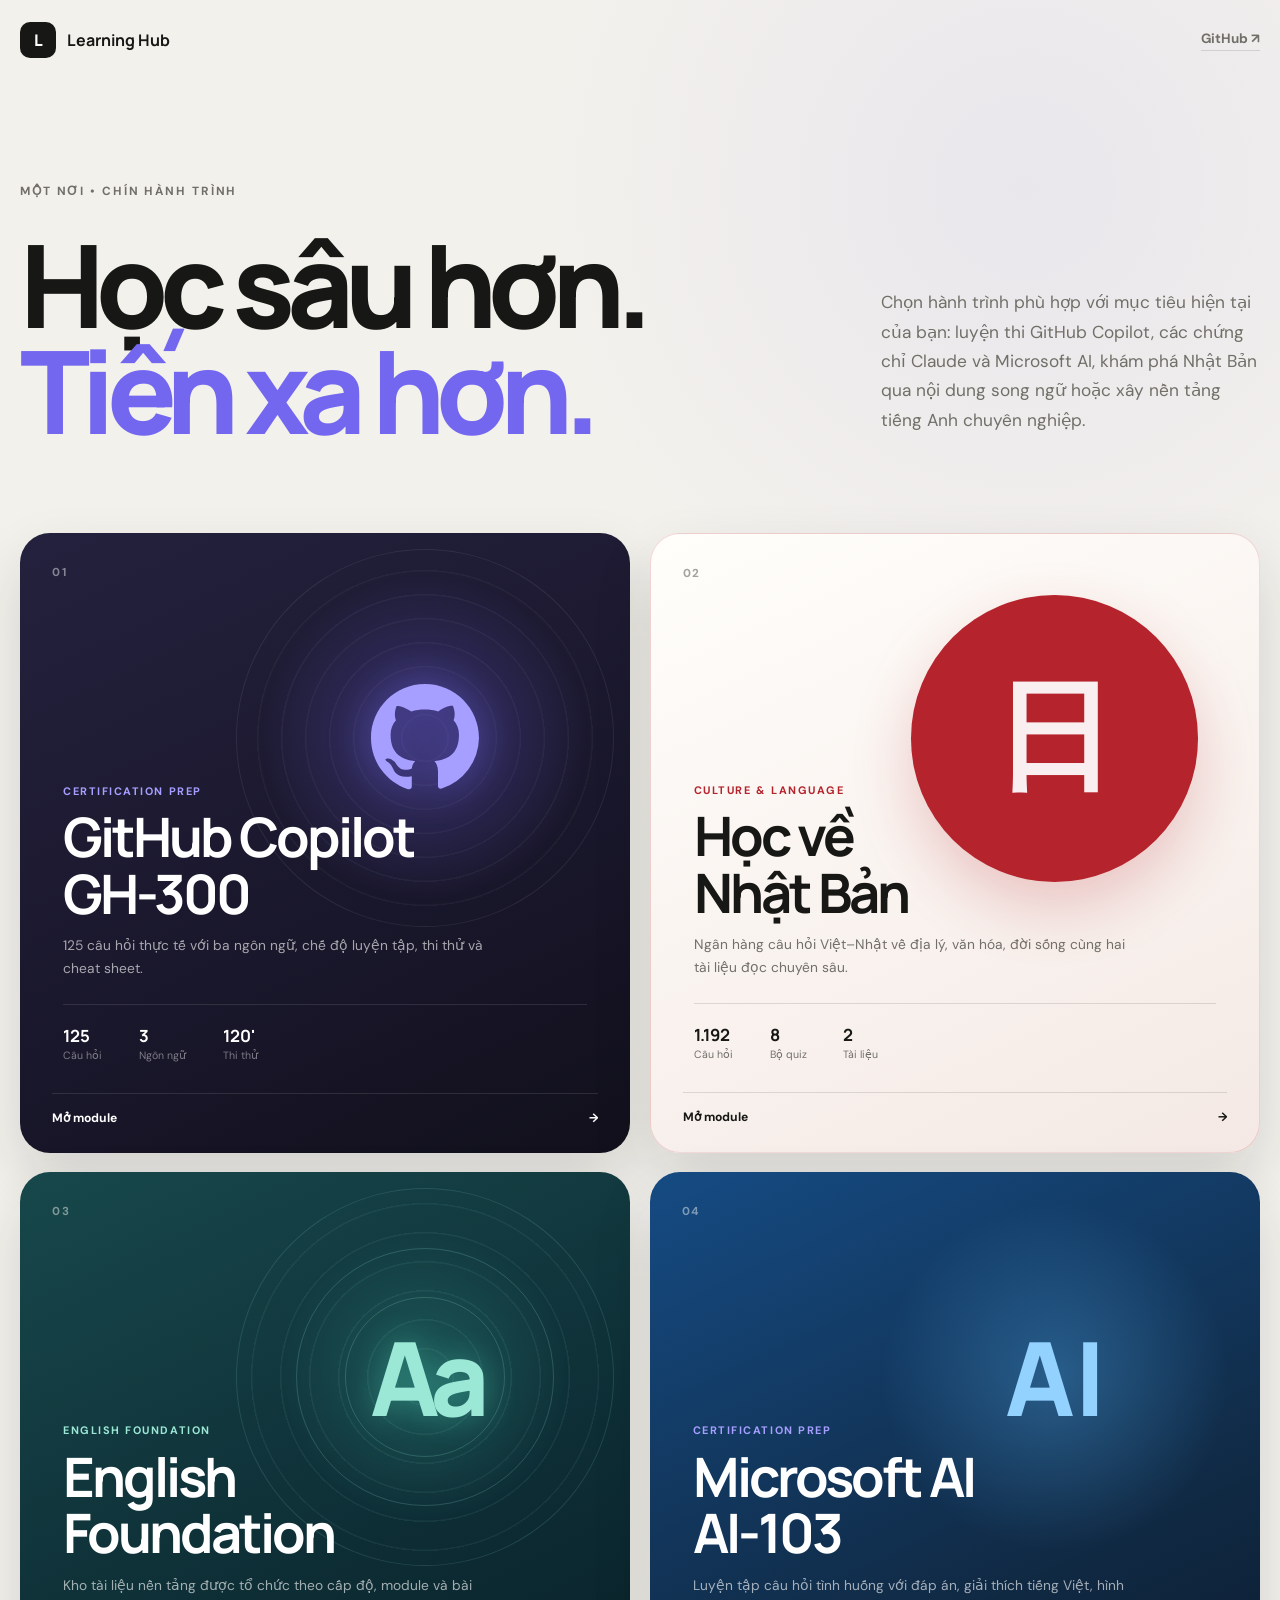
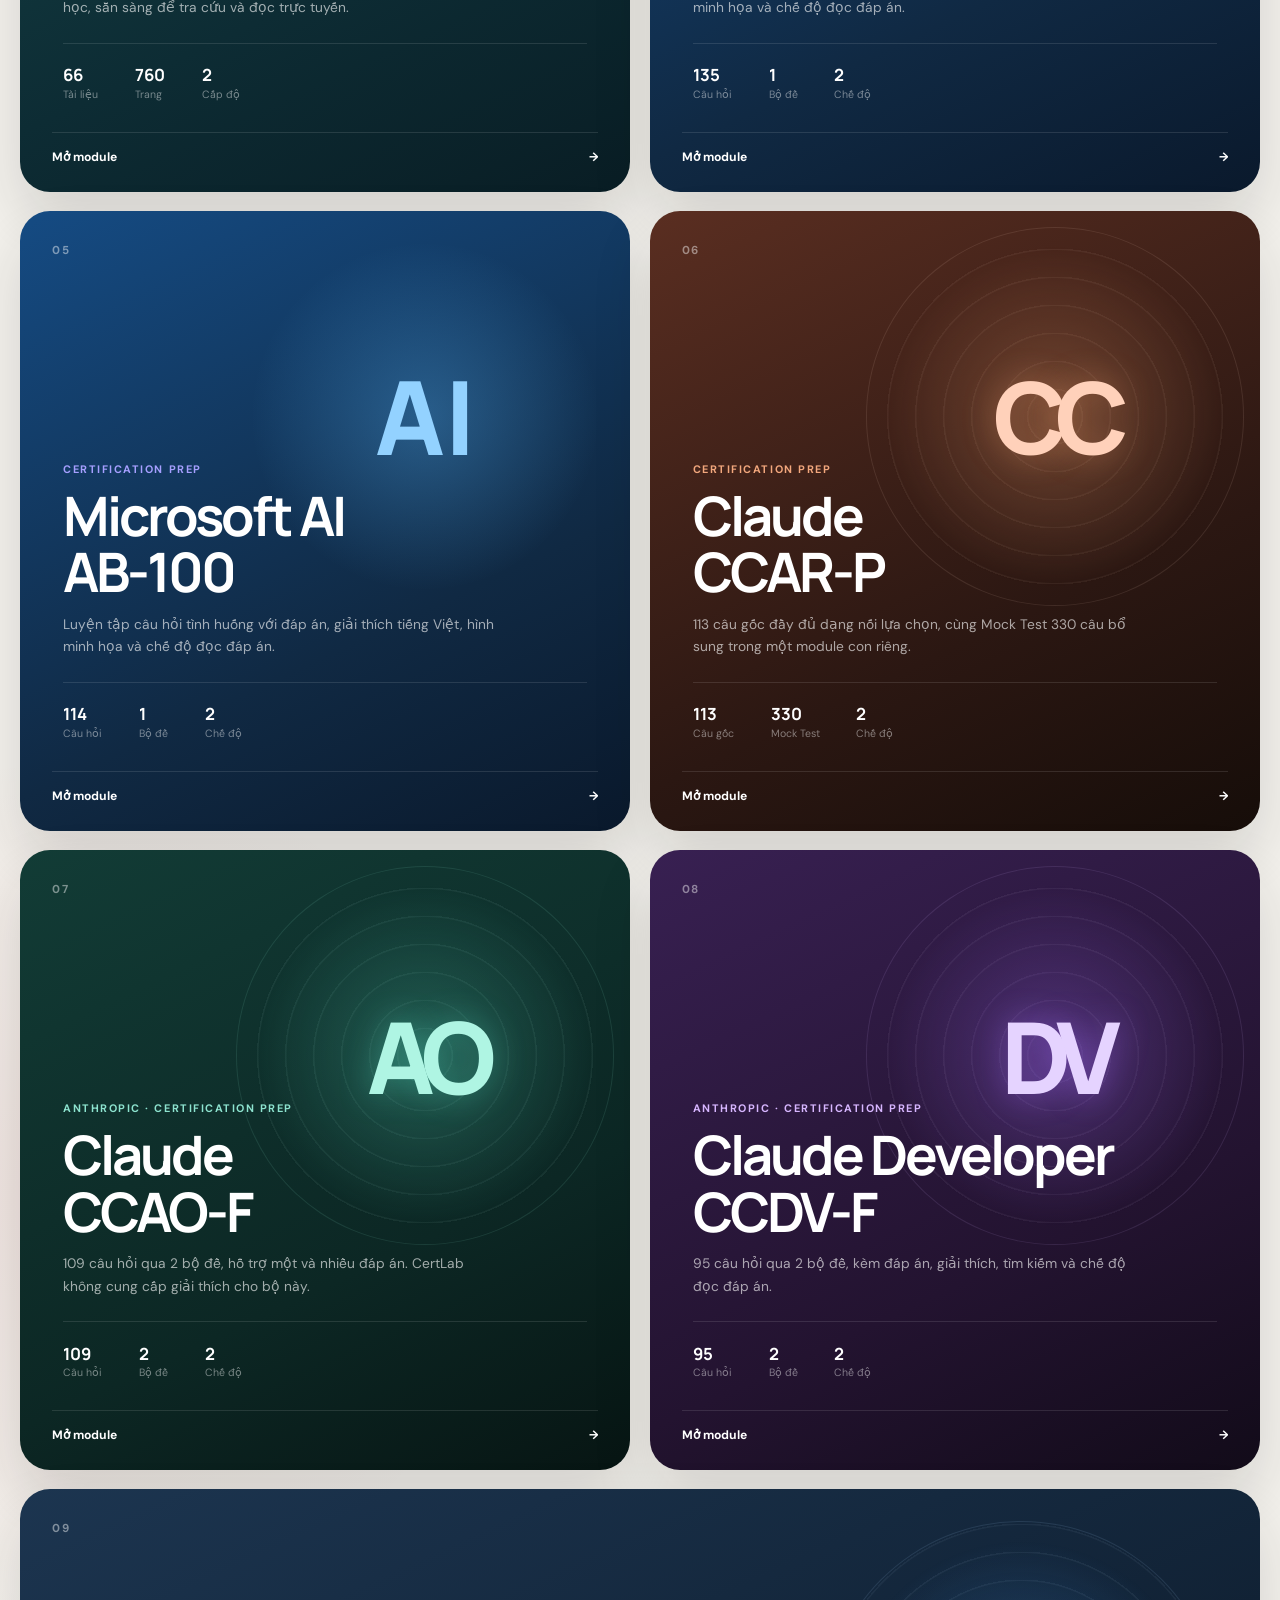
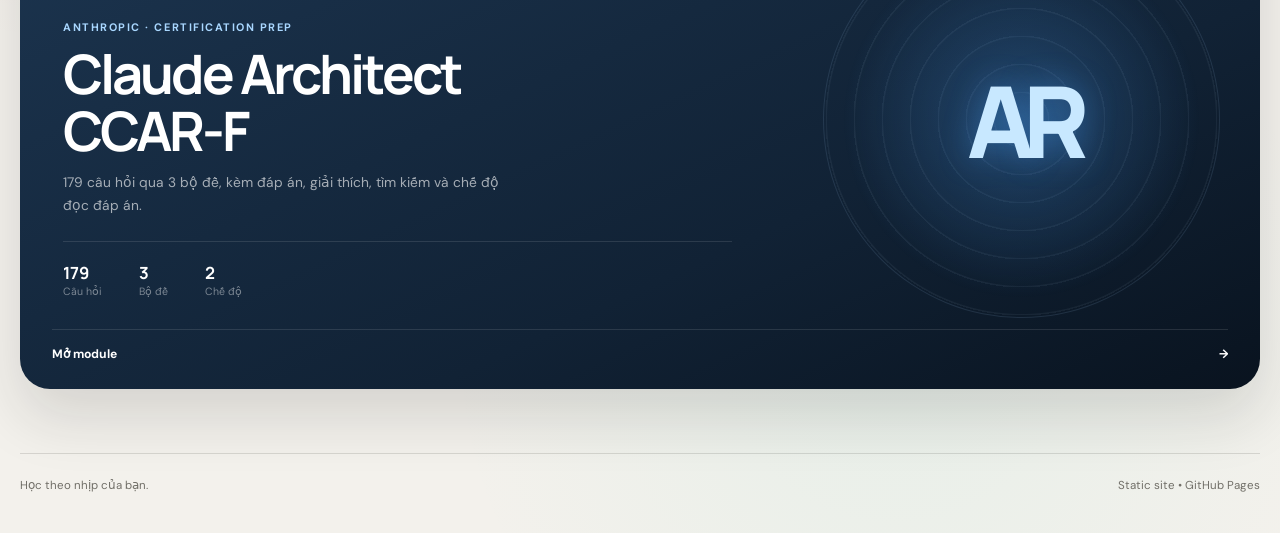
<file: index.html>
<!DOCTYPE html>

<html lang="vi">
<head>
<meta charset="utf-8"/>
<meta content="width=device-width, initial-scale=1.0" name="viewport"/>
<meta content="Luyện thi GitHub Copilot GH-300, các chứng chỉ Claude CCAR-P, CCAO-F, CCDV-F, CCAR-F, Microsoft AI-103 và AB-100, học về Nhật Bản và English Foundation." name="description"/>
<meta content="Learning Hub | Copilot, Claude, Microsoft AI, Japan &amp; English" property="og:title"/>
<meta content="Chín hành trình học tập: GitHub Copilot, bốn bộ đề Claude, Microsoft AI-103, AB-100, kiến thức Nhật Bản và English Foundation." property="og:description"/>
<title>Learning Hub | Copilot, Claude, Microsoft AI, Japan &amp; English</title>
<link href="style.css" rel="stylesheet"/>
</head>
<body>
<header class="site-header">
<a aria-label="Learning Hub - Trang chủ" class="brand" href="./index.html">
<span aria-hidden="true" class="brand-symbol">L</span>
<span>Learning Hub</span>
</a>
<a class="github-link" href="https://github.com/krkic91/skills-github-pages" rel="noopener noreferrer" target="_blank">
      GitHub <span aria-hidden="true">↗</span>
</a>
</header>
<main>
<section aria-labelledby="page-title" class="hero">
<p class="eyebrow">Một nơi • Chín hành trình</p>
<h1 id="page-title">Học sâu hơn.<br/><em>Tiến xa hơn.</em></h1>
<p class="hero-copy">Chọn hành trình phù hợp với mục tiêu hiện tại của bạn: luyện thi GitHub Copilot, các chứng chỉ Claude và Microsoft AI, khám phá Nhật Bản qua nội dung song ngữ hoặc xây nền tảng tiếng Anh chuyên nghiệp.</p>
</section>
<section aria-label="Các module học tập" class="modules">
<a class="module-card copilot-card" href="./copilot/index.html">
<span class="module-number">01</span>
<div aria-hidden="true" class="module-visual copilot-visual">
<svg role="img" viewbox="0 0 64 64">
<path d="M32 5C17.1 5 5 17.1 5 32c0 11.9 7.7 22 18.5 25.6 1.4.3 1.9-.6 1.9-1.3v-5.2c-7.5 1.6-9.1-3.2-9.1-3.2-1.2-3.1-3-3.9-3-3.9-2.5-1.7.2-1.7.2-1.7 2.7.2 4.1 2.7 4.1 2.7 2.4 4.1 6.3 2.9 7.8 2.2.2-1.7.9-2.9 1.7-3.6-6-0.7-12.3-3-12.3-13.3 0-2.9 1-5.3 2.7-7.2-.3-.7-1.2-3.4.3-7.1 0 0 2.2-.7 7.4 2.7 2.1-.6 4.4-.9 6.7-.9s4.6.3 6.7.9c5.1-3.5 7.4-2.7 7.4-2.7 1.5 3.7.6 6.4.3 7.1 1.7 1.9 2.7 4.3 2.7 7.2 0 10.4-6.3 12.6-12.3 13.3.9.8 1.8 2.5 1.8 5v7.4c0 .7.5 1.6 1.9 1.3A27 27 0 0 0 59 32C59 17.1 46.9 5 32 5Z"></path>
</svg>
</div>
<div class="module-content">
<span class="module-kicker">Certification prep</span>
<h2>GitHub Copilot<br/>GH-300</h2>
<p>125 câu hỏi thực tế với ba ngôn ngữ, chế độ luyện tập, thi thử và cheat sheet.</p>
<ul aria-label="Thông tin module GitHub Copilot" class="module-stats">
<li><strong>125</strong><span>Câu hỏi</span></li>
<li><strong>3</strong><span>Ngôn ngữ</span></li>
<li><strong>120'</strong><span>Thi thử</span></li>
</ul>
</div>
<span class="module-action">Mở module <span aria-hidden="true">→</span></span>
</a>
<a class="module-card japan-card" href="./japanese/index.html">
<span class="module-number">02</span>
<div aria-hidden="true" class="module-visual japan-visual">
<span class="sun"></span>
<span class="kanji">日</span>
</div>
<div class="module-content">
<span class="module-kicker">Culture &amp; language</span>
<h2>Học về<br/>Nhật Bản</h2>
<p>Ngân hàng câu hỏi Việt–Nhật về địa lý, văn hóa, đời sống cùng hai tài liệu đọc chuyên sâu.</p>
<ul aria-label="Thông tin module Nhật Bản" class="module-stats">
<li><strong>1.192</strong><span>Câu hỏi</span></li>
<li><strong>8</strong><span>Bộ quiz</span></li>
<li><strong>2</strong><span>Tài liệu</span></li>
</ul>
</div>
<span class="module-action">Mở module <span aria-hidden="true">→</span></span>
</a>
<a class="module-card english-card" href="./english/index.html">
<span class="module-number">03</span>
<div aria-hidden="true" class="module-visual english-visual">
<span class="english-monogram">Aa</span>
</div>
<div class="module-content">
<span class="module-kicker">English foundation</span>
<h2>English<br/>Foundation</h2>
<p>Kho tài liệu nền tảng được tổ chức theo cấp độ, module và bài học, sẵn sàng để tra cứu và đọc trực tuyến.</p>
<ul aria-label="Thông tin module English Foundation" class="module-stats">
<li><strong>66</strong><span>Tài liệu</span></li>
<li><strong>760</strong><span>Trang</span></li>
<li><strong>2</strong><span>Cấp độ</span></li>
</ul>
</div>
<span class="module-action">Mở module <span aria-hidden="true">→</span></span>
</a>
<a class="module-card microsoft-card" href="./microsoft/ai-103.html">
<span class="module-number">04</span>
<div aria-hidden="true" class="module-visual microsoft-visual"><span>AI</span></div>
<div class="module-content">
<span class="module-kicker">Certification prep</span>
<h2>Microsoft AI<br/>AI-103</h2>
<p>Luyện tập câu hỏi tình huống với đáp án, giải thích tiếng Việt, hình minh họa và chế độ đọc đáp án.</p>
<ul aria-label="Thông tin module AI-103" class="module-stats">
<li><strong>135</strong><span>Câu hỏi</span></li>
<li><strong>1</strong><span>Bộ đề</span></li>
<li><strong>2</strong><span>Chế độ</span></li>
</ul>
</div>
<span class="module-action">Mở module <span aria-hidden="true">→</span></span>
</a><a class="module-card microsoft-card" href="./microsoft/ab-100.html">
<span class="module-number">05</span>
<div aria-hidden="true" class="module-visual microsoft-visual"><span>AI</span></div>
<div class="module-content">
<span class="module-kicker">Certification prep</span>
<h2>Microsoft AI<br/>AB-100</h2>
<p>Luyện tập câu hỏi tình huống với đáp án, giải thích tiếng Việt, hình minh họa và chế độ đọc đáp án.</p>
<ul aria-label="Thông tin module AB-100" class="module-stats">
<li><strong>114</strong><span>Câu hỏi</span></li>
<li><strong>1</strong><span>Bộ đề</span></li>
<li><strong>2</strong><span>Chế độ</span></li>
</ul>
</div>
<span class="module-action">Mở module <span aria-hidden="true">→</span></span>
</a>
<a class="module-card claude-card" href="./claude/ccar-p.html">
<span class="module-number">06</span>
<div aria-hidden="true" class="module-visual claude-visual"><span>CC</span></div>
<div class="module-content">
<span class="module-kicker">Certification prep</span>
<h2>Claude<br/>CCAR-P</h2>
<p>113 câu gốc đầy đủ dạng nối lựa chọn, cùng Mock Test 330 câu bổ sung trong một module con riêng.</p>
<ul aria-label="Thông tin module Claude CCAR-P" class="module-stats">
<li><strong>113</strong><span>Câu gốc</span></li>
<li><strong>330</strong><span>Mock Test</span></li>
<li><strong>2</strong><span>Chế độ</span></li>
</ul>
</div>
<span class="module-action">Mở module <span aria-hidden="true">→</span></span>
</a>
<a class="module-card claude-card ccao-card" href="./claude/ccao-f.html">
<span class="module-number">07</span>
<div aria-hidden="true" class="module-visual claude-visual ccao-visual"><span>AO</span></div>
<div class="module-content">
<span class="module-kicker">Anthropic · Certification prep</span>
<h2>Claude<br/>CCAO-F</h2>
<p>109 câu hỏi qua 2 bộ đề, hỗ trợ một và nhiều đáp án. CertLab không cung cấp giải thích cho bộ này.</p>
<ul aria-label="Thông tin module Anthropic CCAO-F" class="module-stats">
<li><strong>109</strong><span>Câu hỏi</span></li>
<li><strong>2</strong><span>Bộ đề</span></li>
<li><strong>2</strong><span>Chế độ</span></li>
</ul>
</div>
<span class="module-action">Mở module <span aria-hidden="true">→</span></span>
</a>
<a class="module-card claude-card ccdv-card" href="./claude/ccdv-f.html">
<span class="module-number">08</span>
<div aria-hidden="true" class="module-visual claude-visual ccdv-visual"><span>DV</span></div>
<div class="module-content">
<span class="module-kicker">Anthropic · Certification prep</span>
<h2>Claude Developer<br/>CCDV-F</h2>
<p>95 câu hỏi qua 2 bộ đề, kèm đáp án, giải thích, tìm kiếm và chế độ đọc đáp án.</p>
<ul aria-label="Thông tin module Claude Developer Foundations CCDV-F" class="module-stats">
<li><strong>95</strong><span>Câu hỏi</span></li>
<li><strong>2</strong><span>Bộ đề</span></li>
<li><strong>2</strong><span>Chế độ</span></li>
</ul>
</div>
<span class="module-action">Mở module <span aria-hidden="true">→</span></span>
</a>
<a class="module-card claude-card ccarf-card" href="./claude/ccar-f.html">
<span class="module-number">09</span>
<div aria-hidden="true" class="module-visual claude-visual ccarf-visual"><span>AR</span></div>
<div class="module-content">
<span class="module-kicker">Anthropic · Certification prep</span>
<h2>Claude Architect<br/>CCAR-F</h2>
<p>179 câu hỏi qua 3 bộ đề, kèm đáp án, giải thích, tìm kiếm và chế độ đọc đáp án.</p>
<ul aria-label="Thông tin module Claude Architect Foundations CCAR-F" class="module-stats">
<li><strong>179</strong><span>Câu hỏi</span></li>
<li><strong>3</strong><span>Bộ đề</span></li>
<li><strong>2</strong><span>Chế độ</span></li>
</ul>
</div>
<span class="module-action">Mở module <span aria-hidden="true">→</span></span>
</a>
</section>
</main>
<footer>
<span>Học theo nhịp của bạn.</span>
<span>Static site • GitHub Pages</span>
</footer>
</body>
</html>
</file>
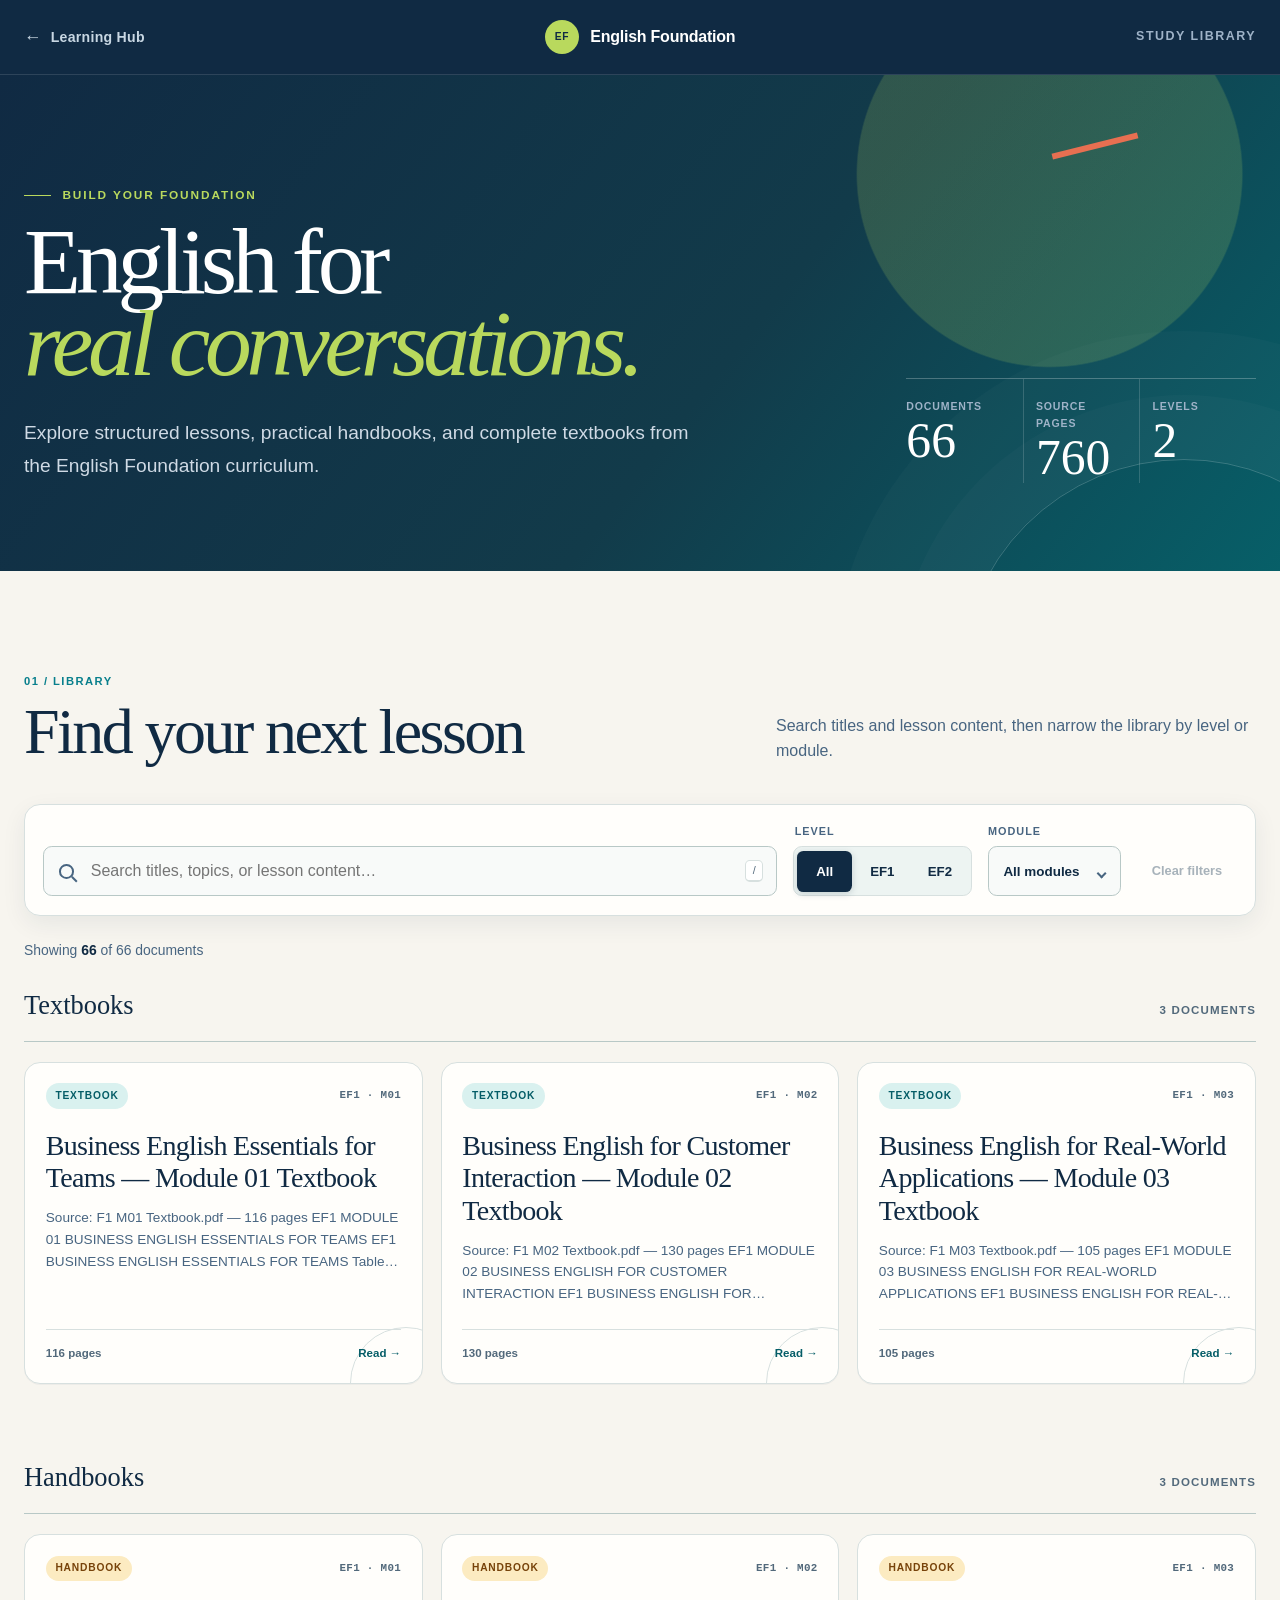
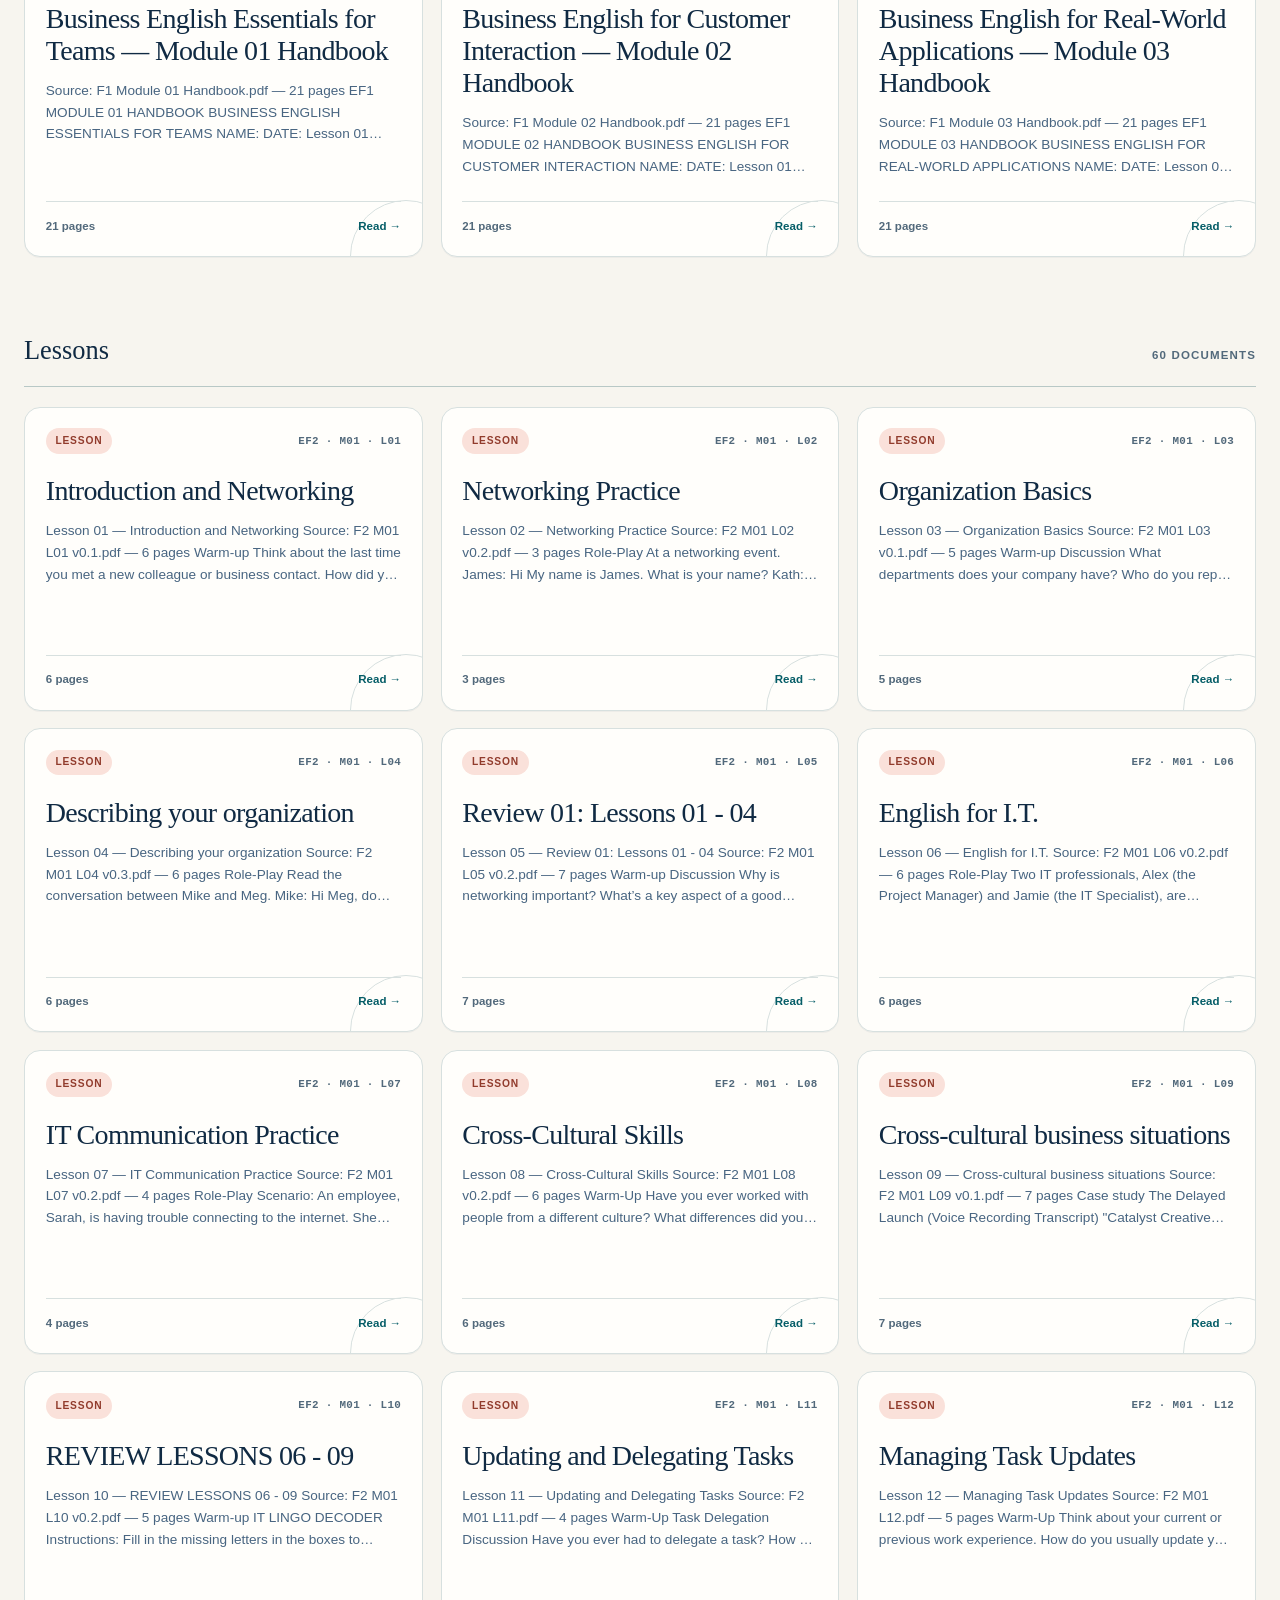
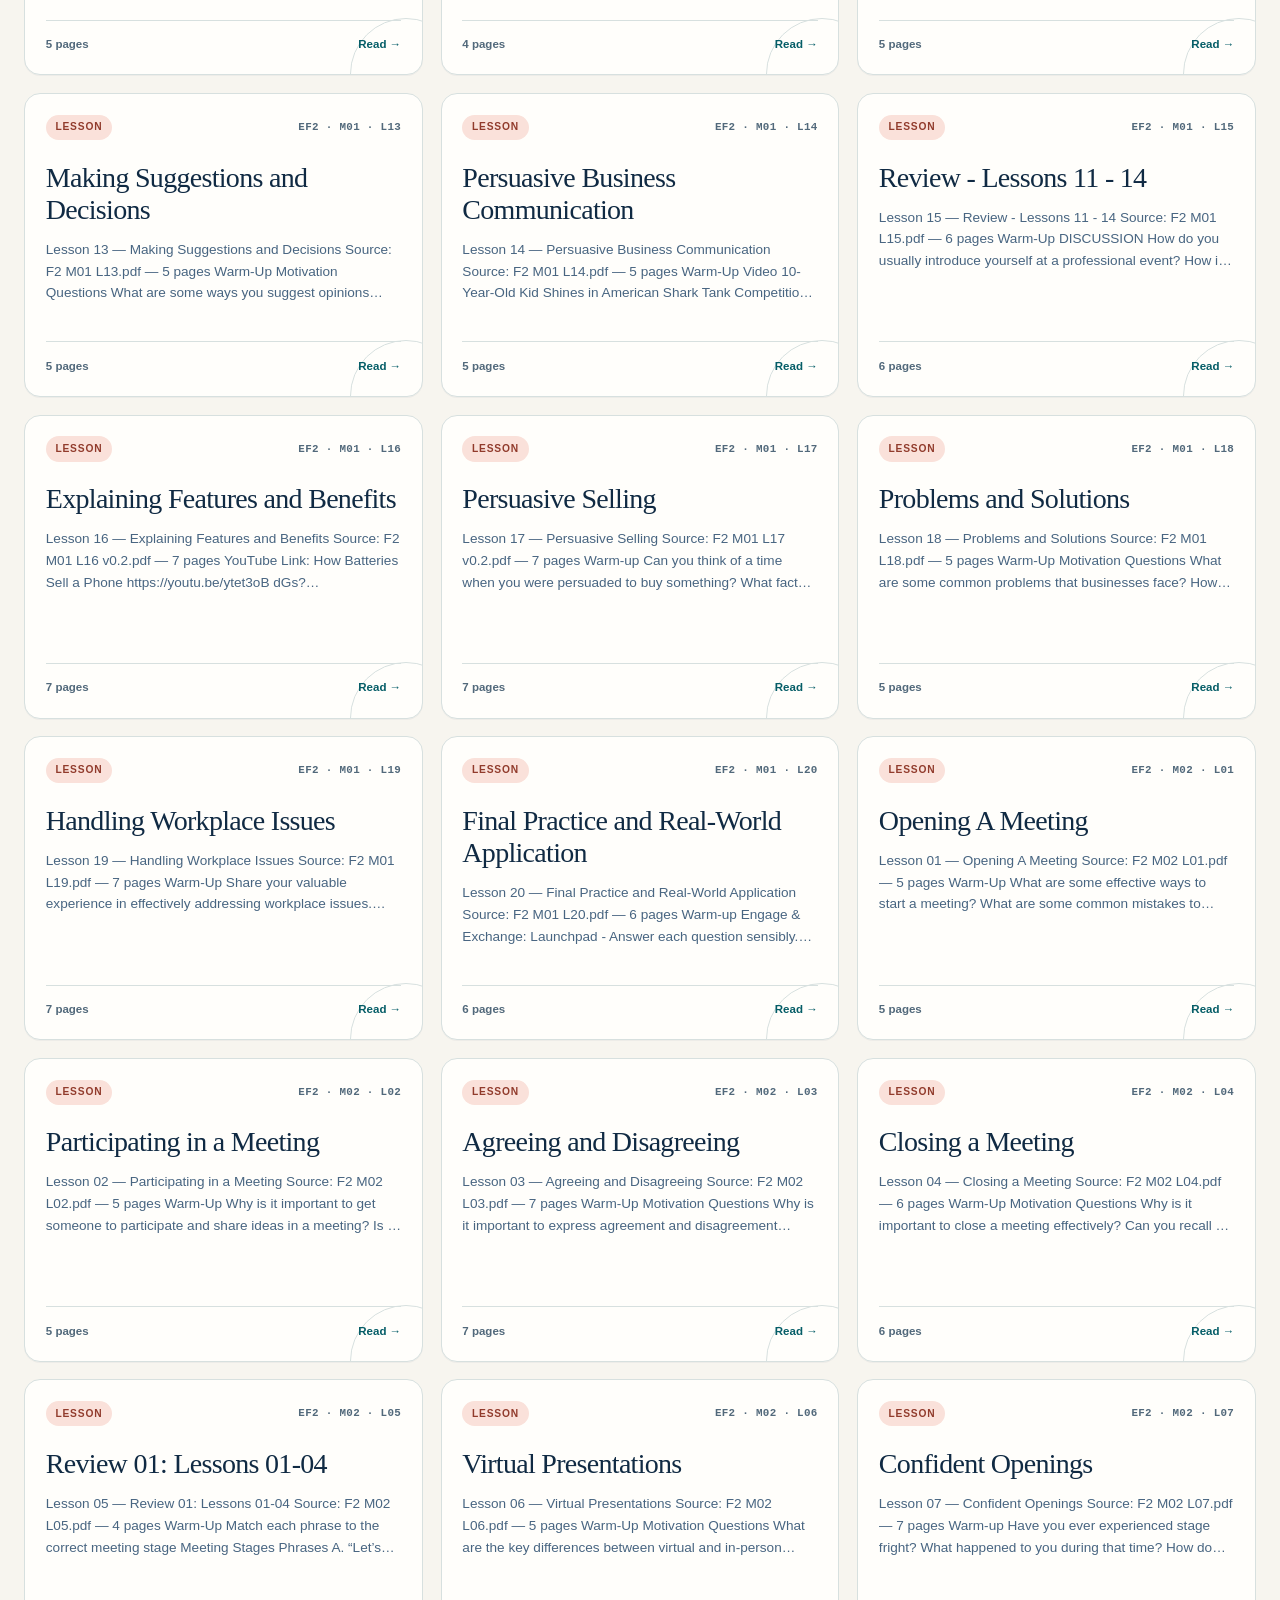
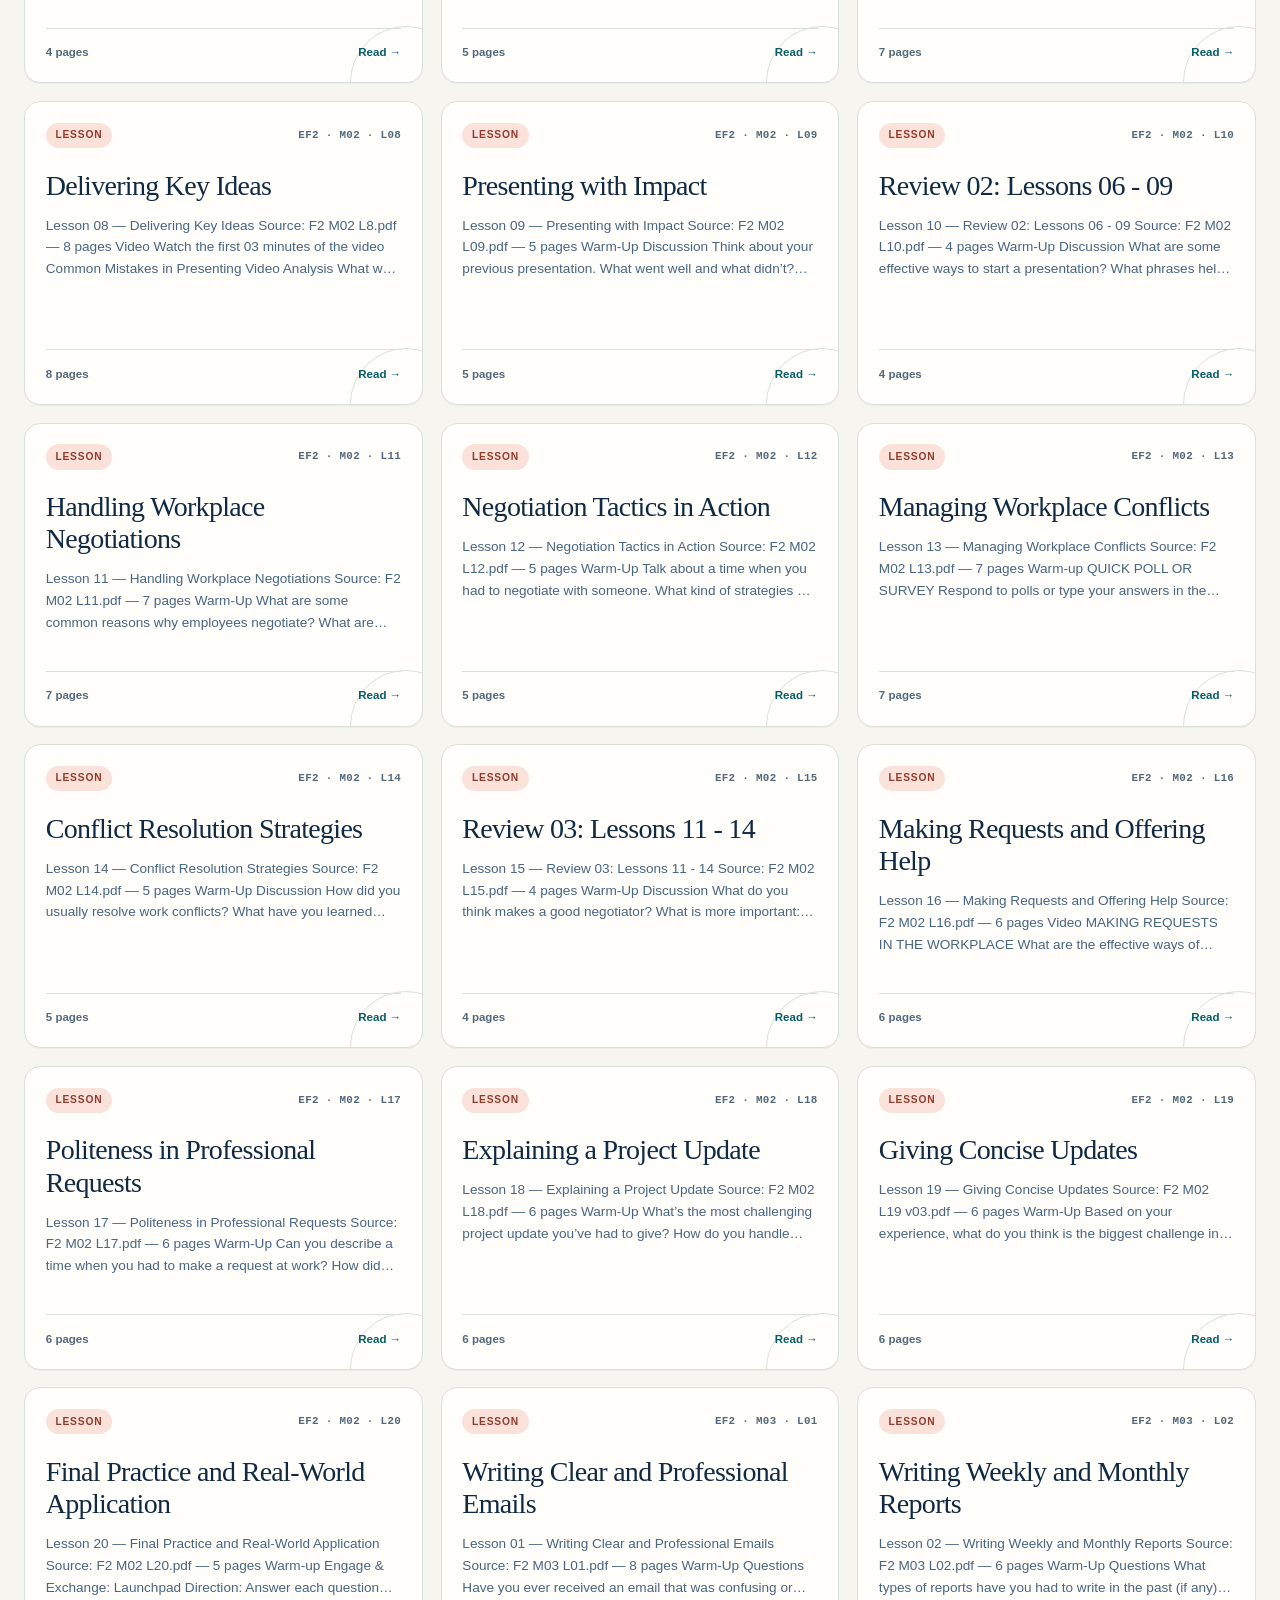
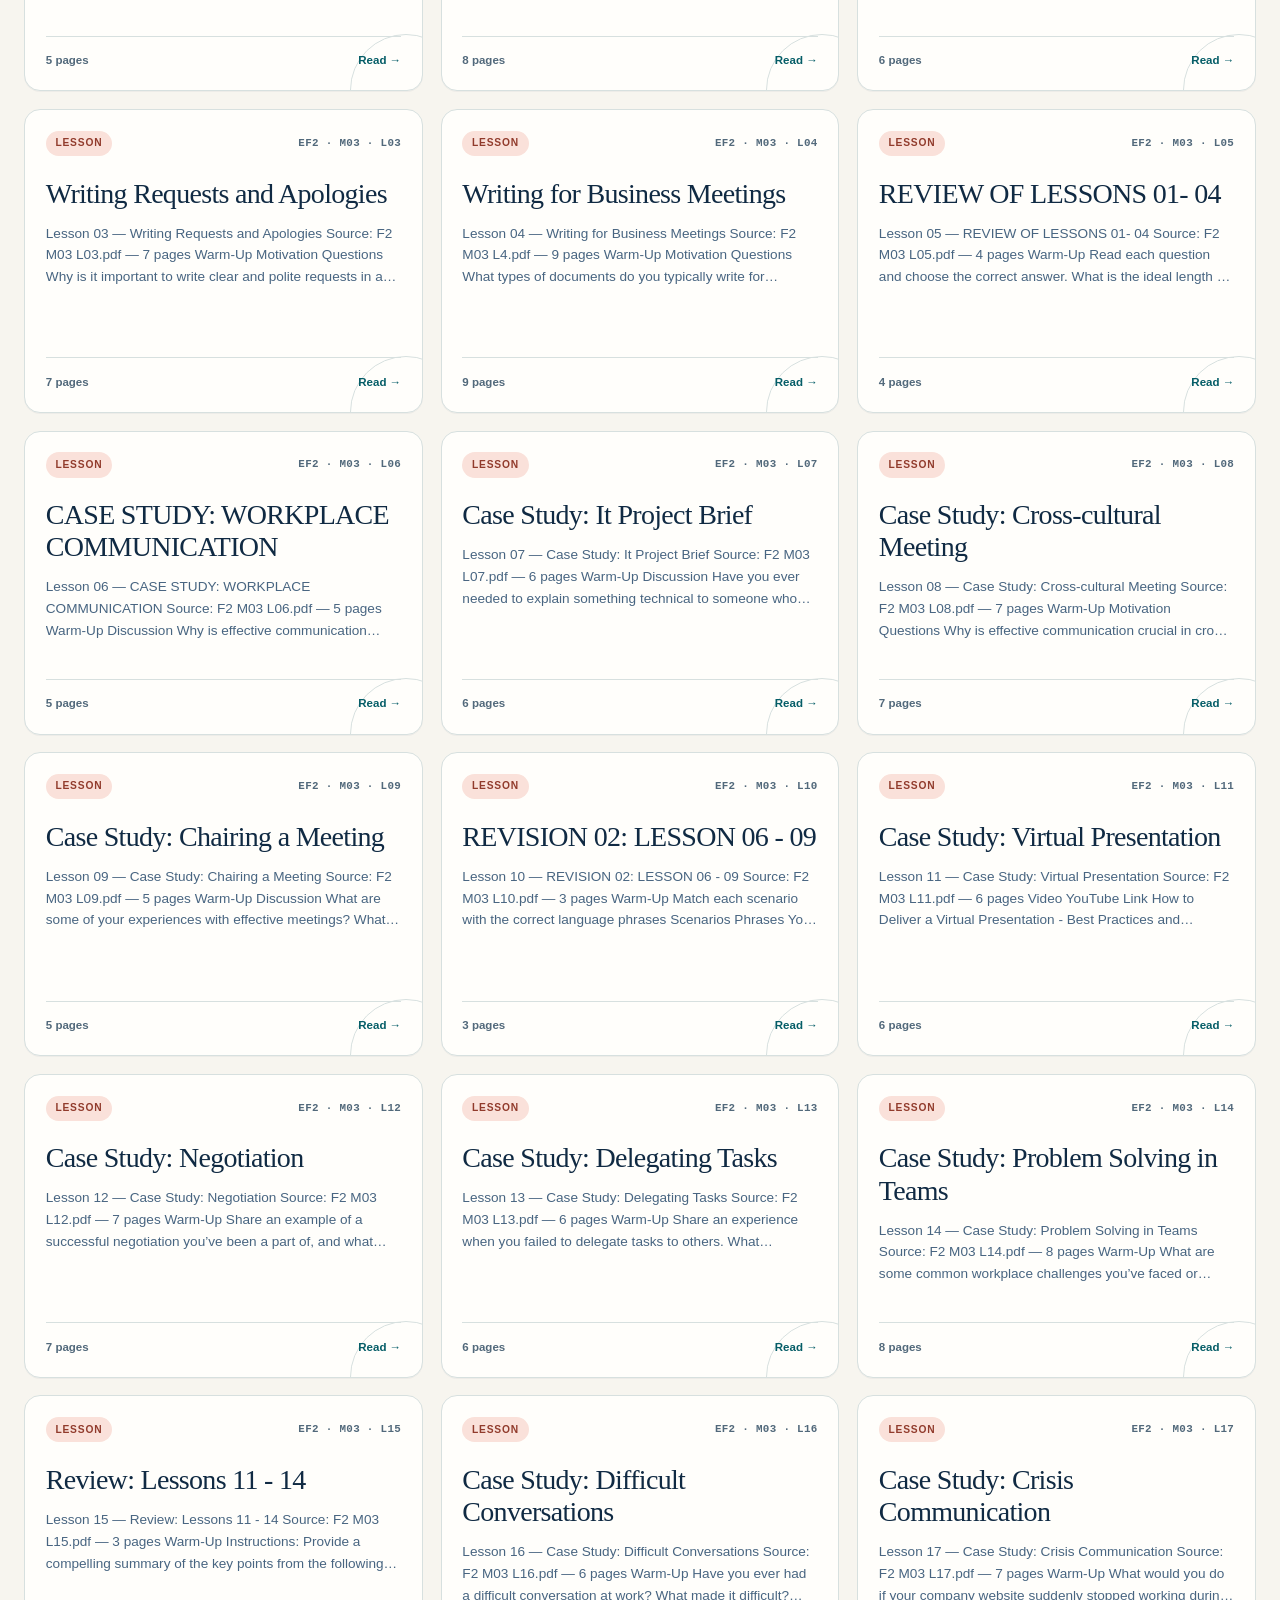
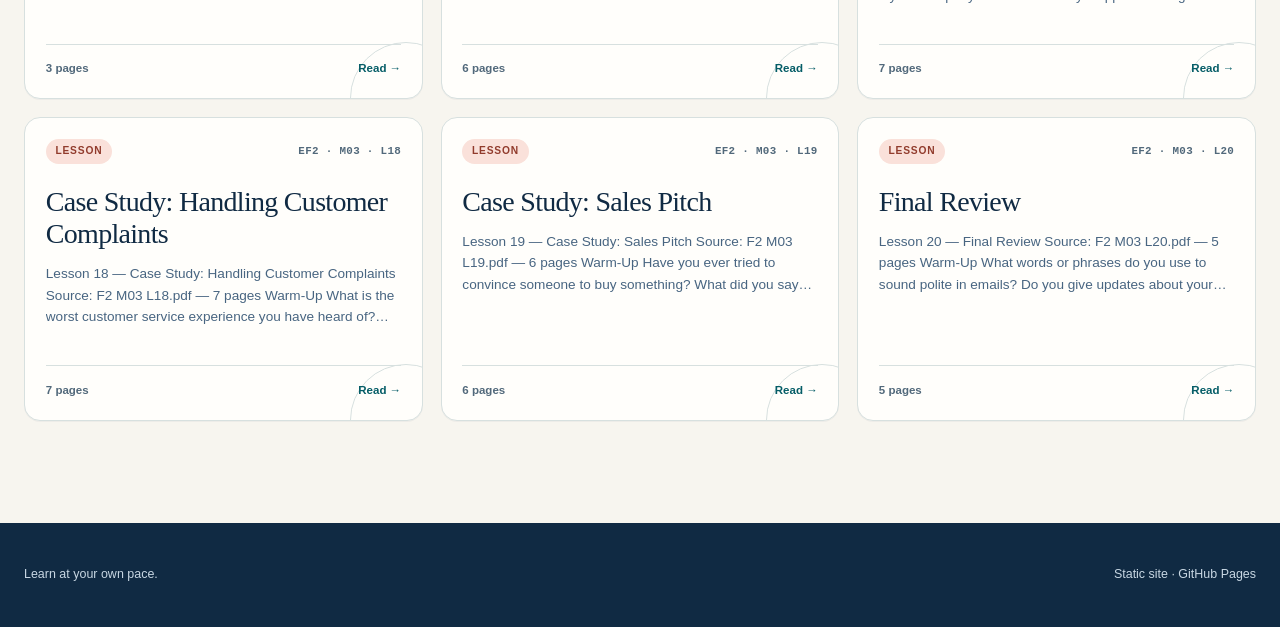
<file: english/index.html>
<!doctype html>
<html lang="en">
<head>
  <meta charset="utf-8">
  <meta name="viewport" content="width=device-width, initial-scale=1">
  <meta name="description" content="Browse 66 English Foundation textbooks, handbooks, and lessons across EF1 and EF2.">
  <meta name="theme-color" content="#102a43">
  <title>English Foundation | Learning Hub</title>
  <link rel="stylesheet" href="style.css">
  <script src="catalog.js" defer></script>
  <script src="app.js" defer></script>
</head>
<body data-page="catalog">
  <a class="skip-link" href="#main-content">Skip to content</a>

  <header class="site-header">
    <div class="shell header-inner">
      <a class="home-link" href="../index.html" aria-label="Back to Learning Hub">
        <span aria-hidden="true">&larr;</span>
        <span>Learning Hub</span>
      </a>
      <a class="brand" href="./index.html" aria-label="English Foundation catalog">
        <span class="brand-mark" aria-hidden="true">EF</span>
        <span>English Foundation</span>
      </a>
      <span class="header-note">Study library</span>
    </div>
  </header>

  <main id="main-content">
    <section class="catalog-hero" aria-labelledby="catalog-title">
      <div class="shell hero-grid">
        <div class="hero-copy">
          <p class="eyebrow"><span></span> Build your foundation</p>
          <h1 id="catalog-title">English for<br><em>real conversations.</em></h1>
          <p class="hero-lead">Explore structured lessons, practical handbooks, and complete textbooks from the English Foundation curriculum.</p>
        </div>
        <dl class="hero-stats" aria-label="Library statistics">
          <div>
            <dt>Documents</dt>
            <dd id="stat-documents">66</dd>
          </div>
          <div>
            <dt>Source pages</dt>
            <dd id="stat-pages">760</dd>
          </div>
          <div>
            <dt>Levels</dt>
            <dd id="stat-levels">2</dd>
          </div>
        </dl>
      </div>
    </section>

    <section class="catalog-section shell" aria-labelledby="library-title">
      <div class="section-heading">
        <div>
          <p class="section-index">01 / Library</p>
          <h2 id="library-title">Find your next lesson</h2>
        </div>
        <p>Search titles and lesson content, then narrow the library by level or module.</p>
      </div>

      <form id="catalog-filters" class="filter-panel" role="search">
        <label class="search-control" for="catalog-search">
          <span class="search-icon" aria-hidden="true"></span>
          <span class="visually-hidden">Search the English Foundation library</span>
          <input id="catalog-search" name="q" type="search" autocomplete="off" placeholder="Search titles, topics, or lesson content&hellip;">
          <kbd aria-hidden="true">/</kbd>
        </label>

        <fieldset class="level-filter">
          <legend>Level</legend>
          <div class="segmented-control">
            <button class="filter-button active" type="button" data-level="all" aria-pressed="true">All</button>
            <button class="filter-button" type="button" data-level="EF1" aria-pressed="false">EF1</button>
            <button class="filter-button" type="button" data-level="EF2" aria-pressed="false">EF2</button>
          </div>
        </fieldset>

        <label class="select-control" for="module-filter">
          <span>Module</span>
          <select id="module-filter" name="module">
            <option value="all">All modules</option>
            <option value="1">Module 01</option>
            <option value="2">Module 02</option>
            <option value="3">Module 03</option>
          </select>
        </label>

        <button id="clear-filters" class="clear-button" type="button" disabled>Clear filters</button>
      </form>

      <div class="results-bar">
        <p id="result-summary" aria-live="polite">Loading the library&hellip;</p>
        <span id="active-filter-summary" class="active-filter-summary"></span>
      </div>

      <div id="catalog-error" class="notice notice-error" role="alert" hidden>
        <strong>The library data is unavailable.</strong>
        <p>Run <code>node scripts/build-english-data.mjs</code>, then reload this page.</p>
      </div>

      <div id="catalog-groups" class="catalog-groups" aria-busy="true"></div>

      <div id="empty-results" class="empty-state" hidden>
        <span aria-hidden="true">Aa</span>
        <h3>No matching documents</h3>
        <p>Try a shorter search or choose a different level and module.</p>
        <button id="empty-clear-filters" class="primary-button" type="button">Show all documents</button>
      </div>

      <noscript>
        <div class="notice notice-error">
          <strong>JavaScript is required to browse this library.</strong>
          <p>The site is fully static, but JavaScript is used to search and display the generated catalog.</p>
        </div>
      </noscript>
    </section>
  </main>

  <footer class="site-footer">
    <div class="shell">
      <span>Learn at your own pace.</span>
      <span>Static site &middot; GitHub Pages</span>
    </div>
  </footer>
</body>
</html>
</file>
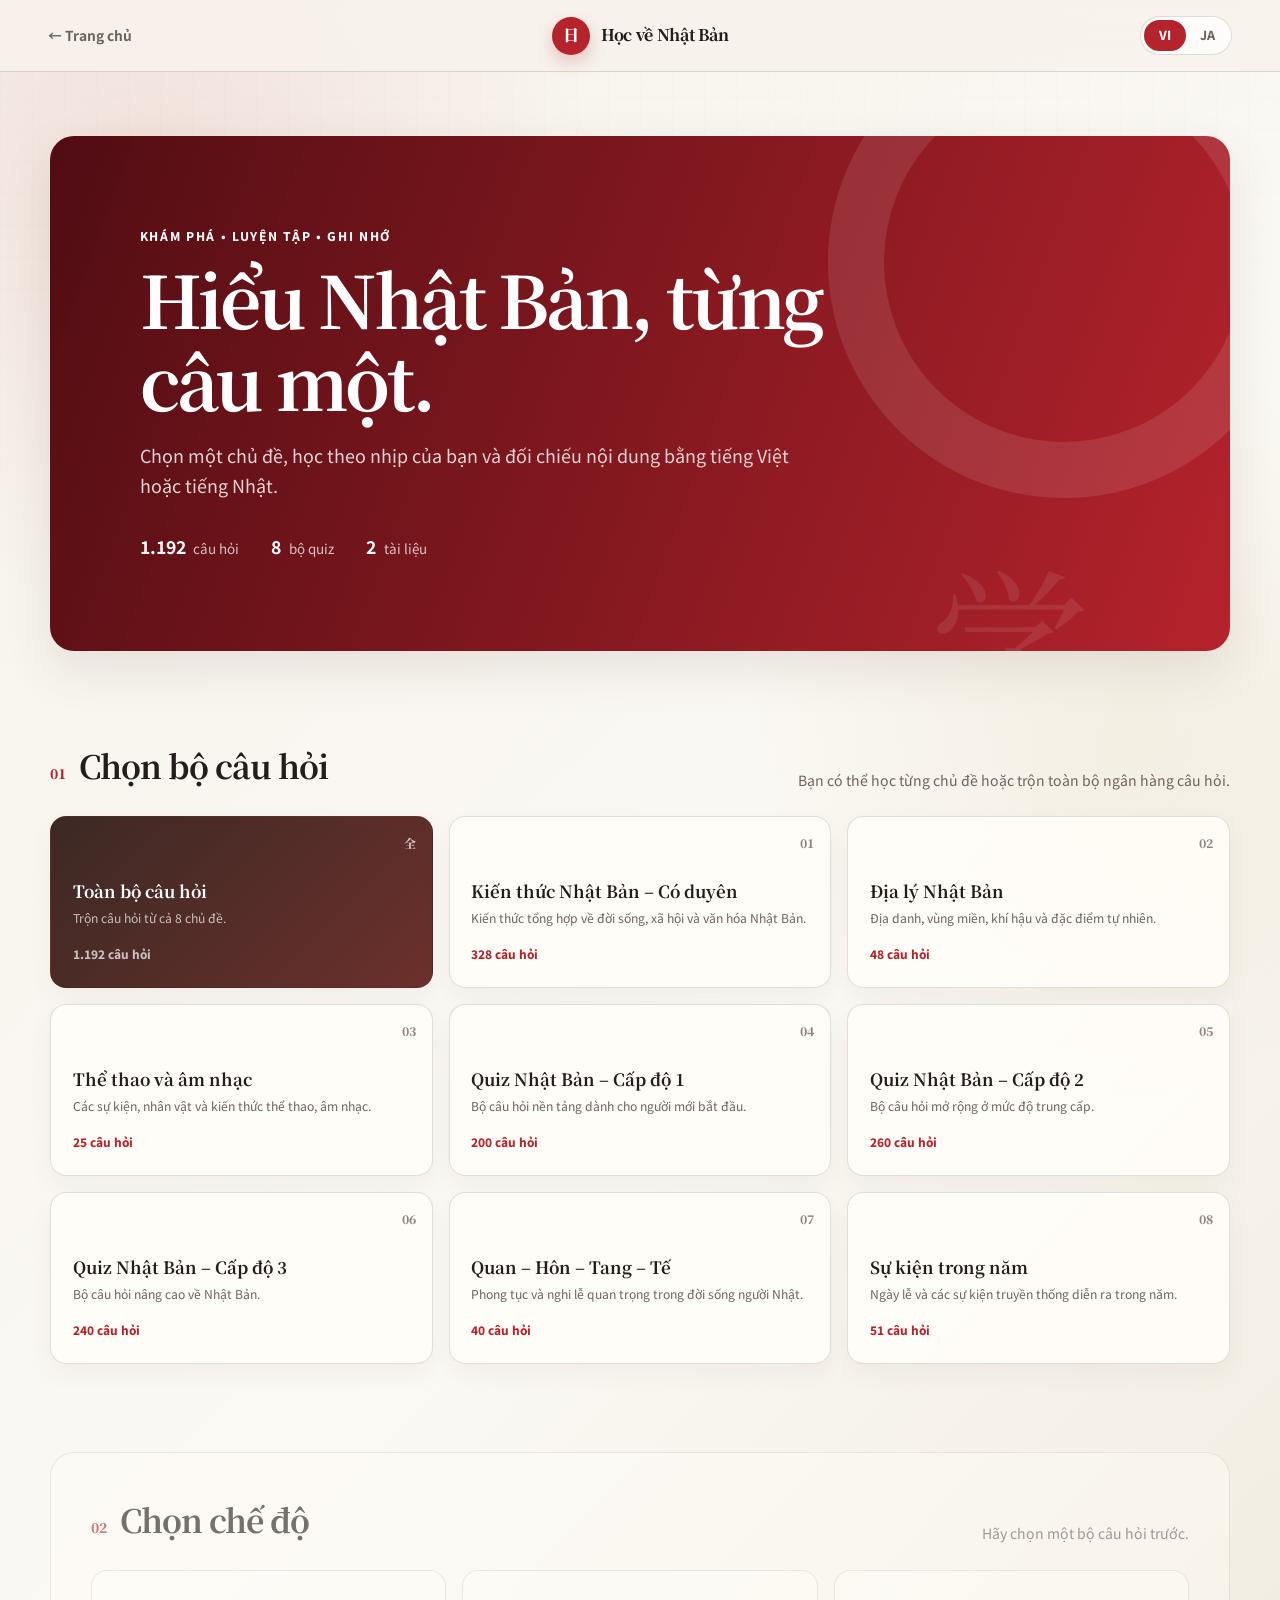
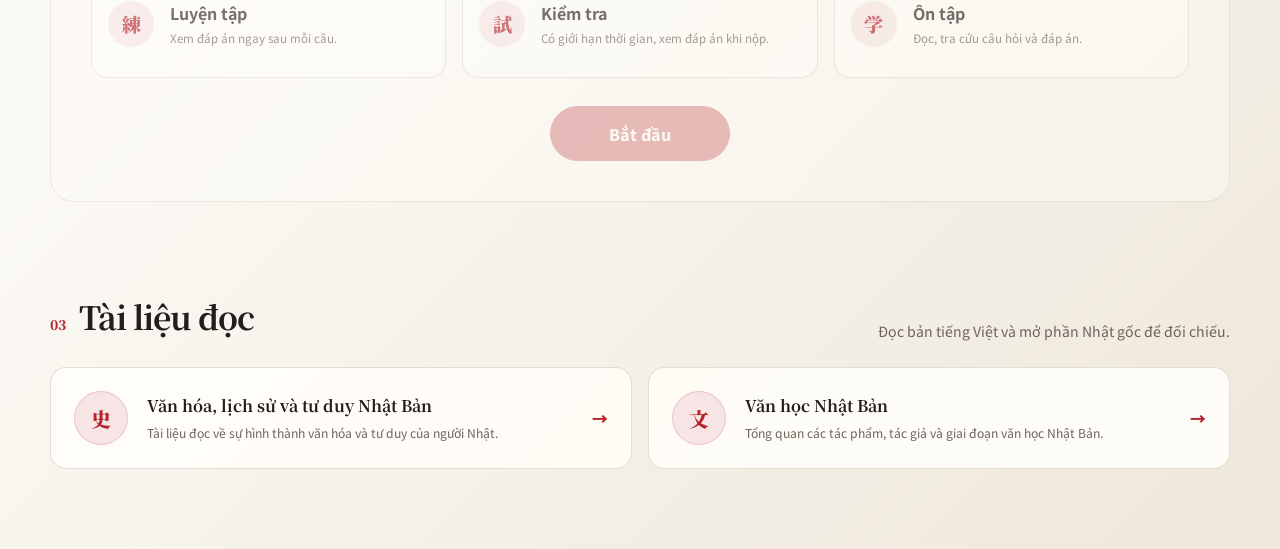
<file: japanese/index.html>
<!DOCTYPE html>
<html lang="vi">
<head>
  <meta charset="UTF-8">
  <meta name="viewport" content="width=device-width, initial-scale=1.0">
  <meta name="description" content="Luyện tập 1.192 câu hỏi và đọc tài liệu song ngữ Việt–Nhật về văn hóa, địa lý, lịch sử và đời sống Nhật Bản.">
  <meta property="og:title" content="Học về Nhật Bản | Quiz Việt–Nhật">
  <meta property="og:description" content="8 bộ quiz, 2 tài liệu đọc và 3 chế độ học tập bằng tiếng Việt hoặc tiếng Nhật.">
  <title>Học về Nhật Bản | Quiz Việt–Nhật</title>
  <link rel="stylesheet" href="style.css">
  <script src="topics.js" defer></script>
  <script src="questions_data.js" defer></script>
  <script src="app.js" defer></script>
</head>
<body>
  <header class="site-header">
    <a class="back-link" href="../" data-i18n="home">← Trang chủ</a>
    <div class="header-brand">
      <span class="brand-mark" aria-hidden="true">日</span>
      <span class="header-title" data-i18n="brand">Học về Nhật Bản</span>
    </div>
    <div class="language-switch" aria-label="Language">
      <button id="lang-vi" class="language-button active" type="button" aria-pressed="true">VI</button>
      <button id="lang-ja" class="language-button" type="button" aria-pressed="false">JA</button>
    </div>
  </header>

  <div id="navigator-overlay" class="navigator-overlay" aria-hidden="true"></div>
  <aside id="question-navigator" class="question-navigator" role="dialog" aria-modal="true" aria-hidden="true" aria-labelledby="navigator-title">
    <div class="navigator-header">
      <div>
        <p class="eyebrow" data-i18n="questionNavigator">Điều hướng</p>
        <h2 id="navigator-title" data-i18n="questionList">Danh sách câu hỏi</h2>
      </div>
      <button id="close-navigator-button" class="navigator-close" type="button" aria-label="Đóng danh sách câu hỏi">×</button>
    </div>
    <p id="navigator-summary" class="navigator-summary"></p>
    <form id="jump-form" class="jump-form">
      <label for="jump-input" data-i18n="goToQuestion">Đi nhanh đến câu</label>
      <div>
        <input id="jump-input" type="number" min="1" inputmode="numeric" data-i18n-placeholder="questionNumberPlaceholder" placeholder="Nhập số câu">
        <button type="submit" data-i18n="go">Đi</button>
      </div>
    </form>
    <div class="navigator-legend" aria-label="Chú thích trạng thái">
      <span><i class="legend-dot current"></i><span data-i18n="currentQuestion">Đang xem</span></span>
      <span><i class="legend-dot answered"></i><span data-i18n="answeredQuestion">Đã trả lời</span></span>
      <span><i class="legend-dot pending"></i><span data-i18n="pendingQuestion">Chưa trả lời</span></span>
    </div>
    <div id="question-navigator-grid" class="question-navigator-grid"></div>
  </aside>

  <main class="app-shell">
    <div id="data-error" class="error-banner" role="alert" hidden></div>

    <section id="setup-screen" class="screen active" aria-labelledby="setup-title">
      <div class="hero">
        <span class="eyebrow" data-i18n="eyebrow">Khám phá • Luyện tập • Ghi nhớ</span>
        <h1 id="setup-title" data-i18n="heroTitle">Hiểu Nhật Bản, từng câu một.</h1>
        <p data-i18n="heroDescription">Chọn một chủ đề, học theo nhịp của bạn và đối chiếu nội dung bằng tiếng Việt hoặc tiếng Nhật.</p>
        <div class="hero-stats" aria-label="Thống kê nội dung">
          <span><strong id="hero-question-count">1.192</strong> <span data-i18n="questions">câu hỏi</span></span>
          <span><strong>8</strong> <span data-i18n="quizSets">bộ quiz</span></span>
          <span><strong>2</strong> <span data-i18n="materials">tài liệu</span></span>
        </div>
      </div>

      <section class="content-section" aria-labelledby="quiz-topics-title">
        <div class="section-heading">
          <div>
            <span class="section-number">01</span>
            <h2 id="quiz-topics-title" data-i18n="chooseTopic">Chọn bộ câu hỏi</h2>
          </div>
          <p data-i18n="chooseTopicHelp">Bạn có thể học từng chủ đề hoặc trộn toàn bộ ngân hàng câu hỏi.</p>
        </div>
        <div id="quiz-topic-grid" class="topic-grid"></div>
      </section>

      <section id="mode-section" class="content-section selection-panel disabled" aria-labelledby="mode-title" aria-disabled="true">
        <div class="section-heading">
          <div>
            <span class="section-number">02</span>
            <h2 id="mode-title" data-i18n="chooseMode">Chọn chế độ</h2>
          </div>
          <p id="selection-summary" data-i18n="selectTopicFirst">Hãy chọn một bộ câu hỏi trước.</p>
        </div>

        <div class="mode-grid">
          <button class="mode-card" type="button" data-mode="practice" disabled>
            <span class="mode-icon" aria-hidden="true">練</span>
            <span class="mode-copy">
              <strong data-i18n="practice">Luyện tập</strong>
              <small data-i18n="practiceDescription">Xem đáp án ngay sau mỗi câu.</small>
            </span>
          </button>
          <button class="mode-card" type="button" data-mode="exam" disabled>
            <span class="mode-icon" aria-hidden="true">試</span>
            <span class="mode-copy">
              <strong data-i18n="exam">Kiểm tra</strong>
              <small data-i18n="examDescription">Có giới hạn thời gian, xem đáp án khi nộp.</small>
            </span>
          </button>
          <button class="mode-card" type="button" data-mode="study" disabled>
            <span class="mode-icon" aria-hidden="true">学</span>
            <span class="mode-copy">
              <strong data-i18n="study">Ôn tập</strong>
              <small data-i18n="studyDescription">Đọc, tra cứu câu hỏi và đáp án.</small>
            </span>
          </button>
        </div>

        <div id="count-picker" class="count-picker" hidden>
          <span class="field-label" data-i18n="questionCount">Số câu</span>
          <div id="count-options" class="count-options"></div>
        </div>

        <button id="start-button" class="primary-button" type="button" disabled data-i18n="start">Bắt đầu</button>
      </section>

      <section class="content-section" aria-labelledby="materials-title">
        <div class="section-heading">
          <div>
            <span class="section-number">03</span>
            <h2 id="materials-title" data-i18n="readingMaterials">Tài liệu đọc</h2>
          </div>
          <p data-i18n="materialsHelp">Đọc bản tiếng Việt và mở phần Nhật gốc để đối chiếu.</p>
        </div>
        <div id="material-grid" class="material-grid"></div>
      </section>
    </section>

    <section id="quiz-screen" class="screen" aria-labelledby="question-text">
      <div class="workspace-card">
        <div class="workspace-topbar">
          <button id="exit-quiz-button" class="text-button" type="button" data-i18n="backToSetup">← Chọn lại</button>
          <span id="quiz-topic-label" class="topic-pill"></span>
          <div class="workspace-tools">
            <button id="open-navigator-button" class="navigator-trigger" type="button" aria-haspopup="dialog" aria-controls="question-navigator">
              <span aria-hidden="true">▦</span>
              <span data-i18n="questionListShort">Danh sách câu</span>
              <strong id="navigator-progress">0/0</strong>
            </button>
            <div id="timer-box" class="timer-box" hidden aria-live="polite">
              <span aria-hidden="true">◷</span>
              <span id="timer-value">00:00</span>
            </div>
          </div>
        </div>

        <div class="progress-block">
          <div class="progress-labels">
            <span id="progress-label">Câu 1 / 25</span>
            <span id="answered-label">0 đã trả lời</span>
          </div>
          <div class="progress-track"><div id="progress-fill" class="progress-fill"></div></div>
        </div>

        <article class="question-panel">
          <p id="question-source" class="question-source"></p>
          <h1 id="question-text" class="question-text"></h1>
          <div id="options-container" class="options-container"></div>
        </article>

        <aside id="explanation-panel" class="explanation-panel" hidden aria-live="polite">
          <strong data-i18n="explanation">Giải thích</strong>
          <p id="explanation-text"></p>
        </aside>

        <div class="quiz-actions">
          <button id="previous-button" class="secondary-button" type="button" data-i18n="previous">← Câu trước</button>
          <div class="quiz-actions-right">
            <button id="finish-exam-button" class="secondary-button danger-button" type="button" hidden data-i18n="submitExam">Nộp bài</button>
            <button id="submit-answer-button" class="primary-button compact" type="button" disabled data-i18n="checkAnswer">Kiểm tra</button>
            <button id="next-button" class="primary-button compact" type="button" hidden data-i18n="next">Câu tiếp →</button>
          </div>
        </div>
      </div>
    </section>

    <section id="results-screen" class="screen" aria-labelledby="results-title">
      <div class="results-card">
        <span class="result-stamp" aria-hidden="true">結果</span>
        <p class="eyebrow" data-i18n="completed">Đã hoàn thành</p>
        <h1 id="results-title" data-i18n="results">Kết quả của bạn</h1>
        <div class="score-ring" aria-label="Điểm số">
          <strong id="score-percent">0%</strong>
          <span id="score-fraction">0 / 0</span>
        </div>
        <div class="result-stats">
          <div><strong id="correct-count">0</strong><span data-i18n="correct">Đúng</span></div>
          <div><strong id="incorrect-count">0</strong><span data-i18n="incorrect">Sai</span></div>
          <div><strong id="unanswered-count">0</strong><span data-i18n="unanswered">Chưa trả lời</span></div>
          <div><strong id="time-spent">0:00</strong><span data-i18n="time">Thời gian</span></div>
        </div>
        <div class="result-actions">
          <button id="retry-button" class="primary-button compact" type="button" data-i18n="retry">Làm lại</button>
          <button id="back-setup-button" class="secondary-button" type="button" data-i18n="chooseAnother">Chọn bộ khác</button>
        </div>
      </div>
      <section class="review-section" aria-labelledby="review-title">
        <div class="section-heading">
          <div><span class="section-number">復</span><h2 id="review-title" data-i18n="review">Xem lại câu sai</h2></div>
        </div>
        <div id="review-list" class="review-list"></div>
      </section>
    </section>

    <section id="study-screen" class="screen" aria-labelledby="study-title">
      <div class="study-header">
        <button id="exit-study-button" class="text-button" type="button" data-i18n="backToSetup">← Chọn lại</button>
        <div>
          <p id="study-topic-label" class="eyebrow"></p>
          <h1 id="study-title" data-i18n="study">Ôn tập</h1>
        </div>
      </div>
      <label class="search-field" for="study-search">
        <span aria-hidden="true">⌕</span>
        <input id="study-search" type="search" data-i18n-placeholder="searchPlaceholder" placeholder="Tìm câu hỏi, lựa chọn hoặc đáp án…">
      </label>
      <p id="study-result-count" class="study-result-count" aria-live="polite"></p>
      <div id="study-list" class="study-list"></div>
    </section>
  </main>
</body>
</html>
</file>
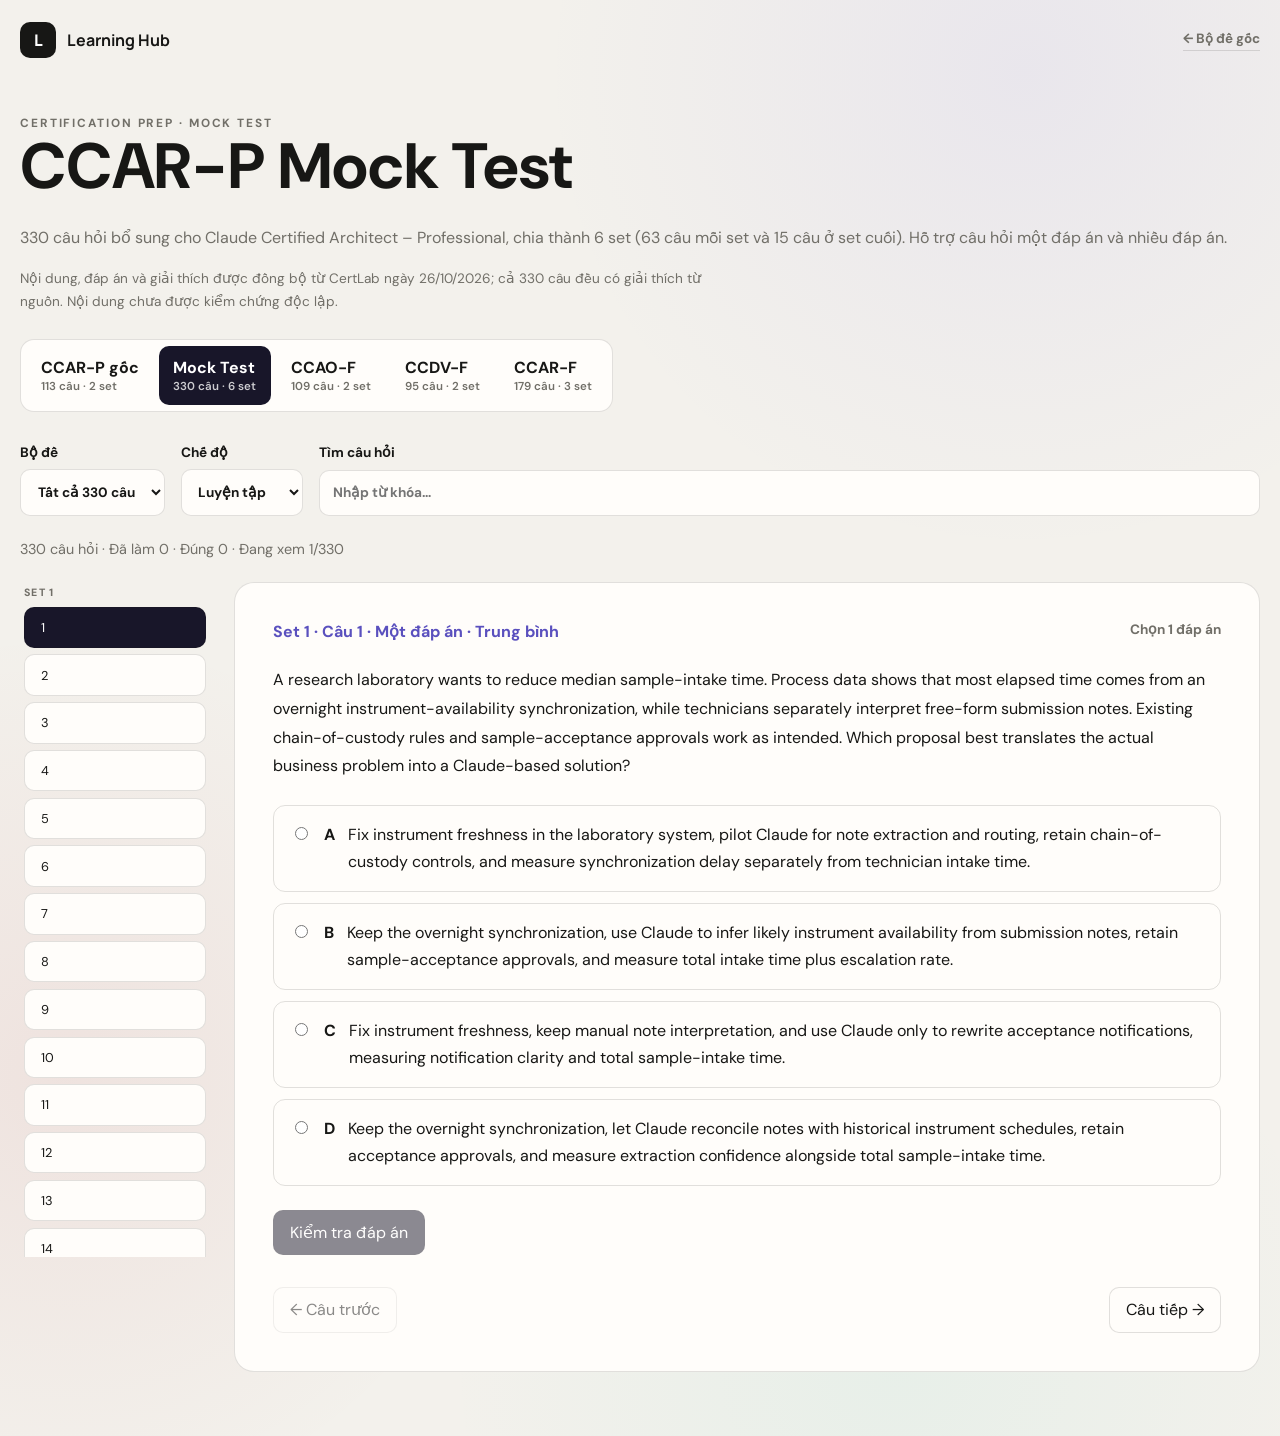
<file: claude/mock-test/index.html>
<!DOCTYPE html>

<html lang="vi">
<head>
<meta charset="utf-8"/>
<meta content="width=device-width, initial-scale=1.0" name="viewport"/>
<meta content="Mock Test 330 câu hỏi bổ sung Claude Certified Architect – Professional (CCAR-P) với đáp án và giải thích tiếng Việt." name="description"/>
<title>Claude CCAR-P Mock Test | Learning Hub</title>
<link href="../style.css" rel="stylesheet"/>
<script defer="" src="questions.js"></script>
<script defer="" src="../app.js"></script>
</head>
<body>
<header class="site-header"><a class="brand" href="../../index.html"><span class="brand-symbol">L</span> Learning Hub</a><a class="github-link" href="../ccar-p.html">← Bộ đề gốc</a></header>
<main>
<section class="intro">
<p class="eyebrow">Certification prep · Mock Test</p>
<h1>CCAR-P Mock Test</h1>
<p>330 câu hỏi bổ sung cho Claude Certified Architect – Professional, chia thành 6 set (63 câu mỗi set và 15 câu ở set cuối). Hỗ trợ câu hỏi một đáp án và nhiều đáp án.</p>
<p class="source-note">Nội dung, đáp án và giải thích được đồng bộ từ CertLab ngày 26/10/2026; cả 330 câu đều có giải thích từ nguồn. Nội dung chưa được kiểm chứng độc lập.</p>
<nav aria-label="Chuyển giữa các bộ đề Claude" class="module-nav">
<a href="../ccar-p.html">CCAR-P gốc <span>113 câu · 2 set</span></a>
<a aria-current="page" href="index.html">Mock Test <span>330 câu · 6 set</span></a>
<a href="../ccao-f.html">CCAO-F <span>109 câu · 2 set</span></a>
<a href="../ccdv-f.html">CCDV-F <span>95 câu · 2 set</span></a>
<a href="../ccar-f.html">CCAR-F <span>179 câu · 3 set</span></a>
</nav>
</section>
<section aria-label="Bộ lọc câu hỏi" class="toolbar">
<label>Bộ đề<select id="set-filter"><option value="all">Tất cả 330 câu</option><option value="1">Set 1 · 63 câu</option><option value="2">Set 2 · 63 câu</option><option value="3">Set 3 · 63 câu</option><option value="4">Set 4 · 63 câu</option><option value="5">Set 5 · 63 câu</option><option value="6">Set 6 · 15 câu</option></select></label>
<label>Chế độ<select id="mode"><option value="practice">Luyện tập</option><option value="study">Đọc đáp án</option></select></label>
<label class="search">Tìm câu hỏi<input id="search" placeholder="Nhập từ khóa…" type="search"/></label>
</section>
<p aria-live="polite" id="progress" role="status"></p>
<div class="workspace">
<nav aria-label="Danh sách câu hỏi" id="question-map"></nav>
<section aria-label="Nội dung câu hỏi" id="question-area">
<article id="question-card">
<div class="question-heading"><span id="question-label"></span><span id="selection-hint"></span></div>
<div id="question-content"></div>
<form id="answer-form"><fieldset id="options"><legend class="sr-only">Chọn đáp án</legend></fieldset><button id="check" type="submit">Kiểm tra đáp án</button></form>
<section aria-label="Đáp án và giải thích" hidden="" id="feedback"><p aria-live="polite" id="result" role="status"></p><div id="explanation"></div></section>
<div class="navigation"><button id="prev" type="button">← Câu trước</button><button id="next" type="button">Câu tiếp →</button></div>
</article>
<p hidden="" id="empty">Không có câu hỏi phù hợp. Hãy thử từ khóa hoặc bộ đề khác.</p>
</section>
</div>
</main>
</body>
</html>
</file>
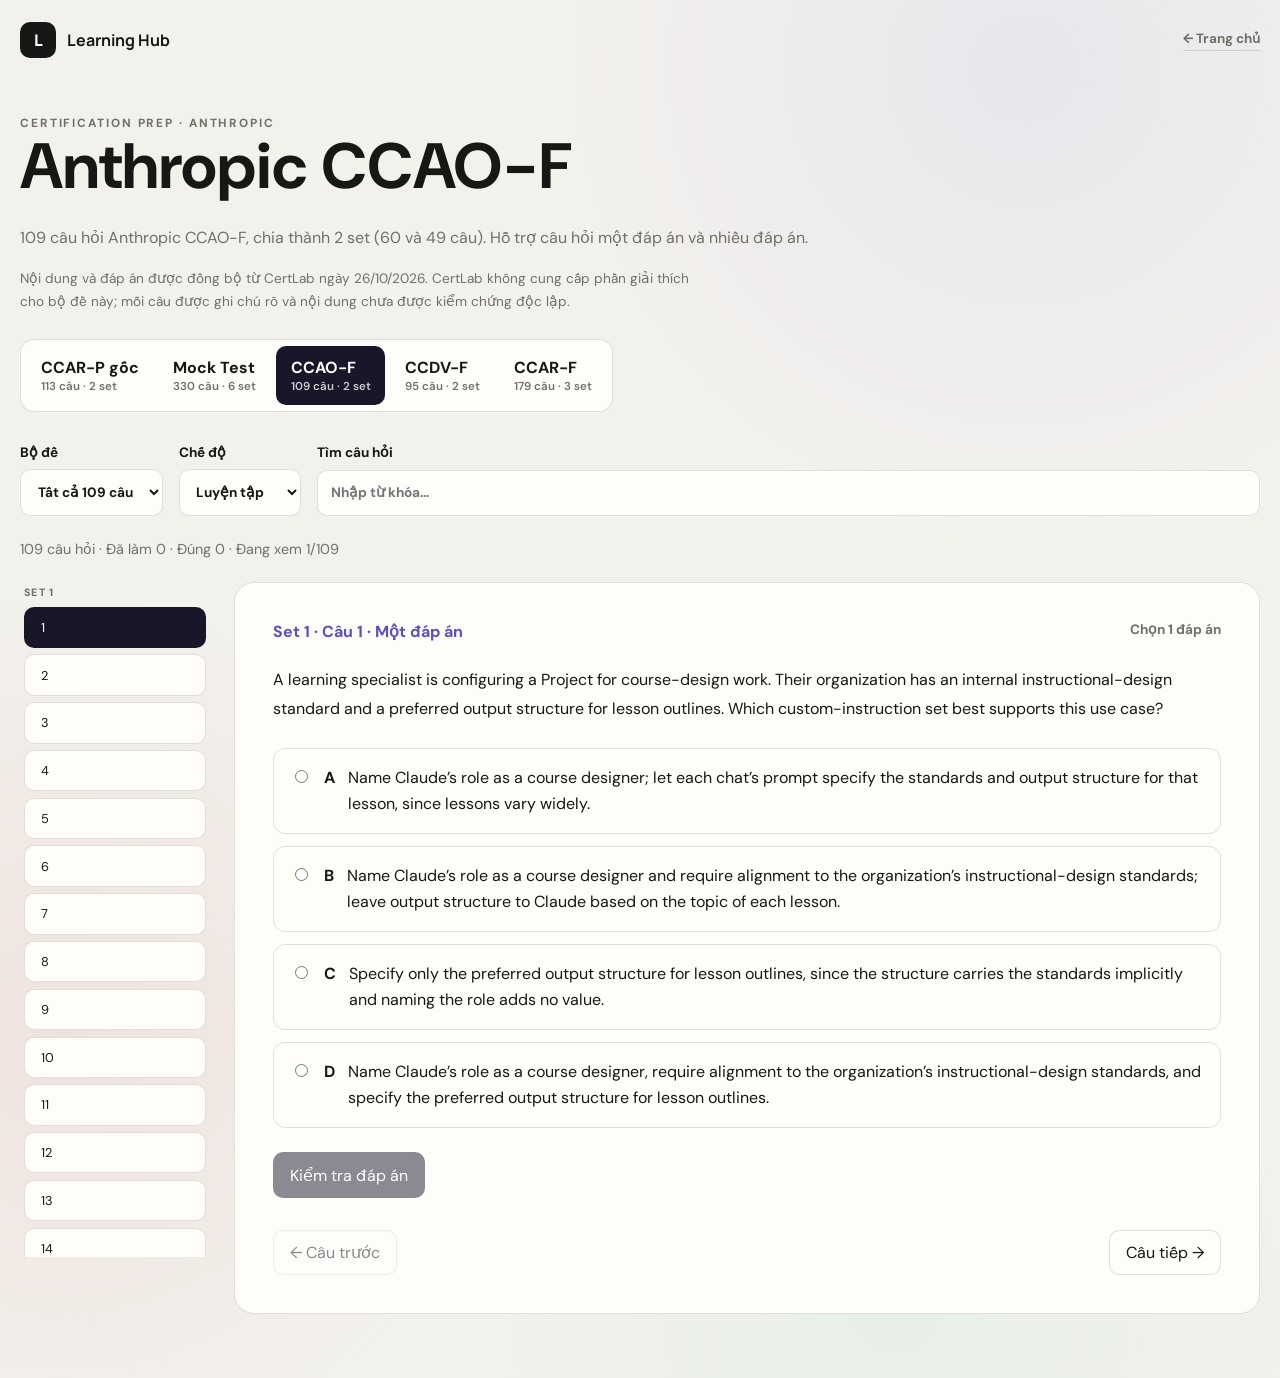
<file: claude/ccao-f.html>
<!DOCTYPE html>

<html lang="vi">
<head>
<meta charset="utf-8"/>
<meta content="width=device-width, initial-scale=1.0" name="viewport"/>
<meta content="Luyện tập 109 câu hỏi Anthropic CCAO-F với đáp án, bộ lọc set và chế độ luyện tập hoặc đọc đáp án." name="description"/>
<title>Anthropic CCAO-F | Learning Hub</title>
<link href="style.css" rel="stylesheet"/>
<script defer="" src="ccao-f-questions.js"></script>
<script defer="" src="app.js"></script>
</head>
<body>
<header class="site-header"><a class="brand" href="../index.html"><span class="brand-symbol">L</span> Learning Hub</a><a class="github-link" href="../index.html">← Trang chủ</a></header>
<main>
<section class="intro">
<p class="eyebrow">Certification prep · Anthropic</p>
<h1>Anthropic CCAO-F</h1>
<p>109 câu hỏi Anthropic CCAO-F, chia thành 2 set (60 và 49 câu). Hỗ trợ câu hỏi một đáp án và nhiều đáp án.</p>
<p class="source-note">Nội dung và đáp án được đồng bộ từ CertLab ngày 26/10/2026. CertLab không cung cấp phần giải thích cho bộ đề này; mỗi câu được ghi chú rõ và nội dung chưa được kiểm chứng độc lập.</p>
<nav aria-label="Chuyển giữa các bộ đề Claude" class="module-nav">
<a href="ccar-p.html">CCAR-P gốc <span>113 câu · 2 set</span></a>
<a href="mock-test/index.html">Mock Test <span>330 câu · 6 set</span></a>
<a aria-current="page" href="ccao-f.html">CCAO-F <span>109 câu · 2 set</span></a>
<a href="ccdv-f.html">CCDV-F <span>95 câu · 2 set</span></a>
<a href="ccar-f.html">CCAR-F <span>179 câu · 3 set</span></a>
</nav>
</section>
<section aria-label="Bộ lọc câu hỏi" class="toolbar">
<label>Bộ đề<select id="set-filter"><option value="all">Tất cả 109 câu</option><option value="1">Set 1 · 60 câu</option><option value="2">Set 2 · 49 câu</option></select></label>
<label>Chế độ<select id="mode"><option value="practice">Luyện tập</option><option value="study">Đọc đáp án</option></select></label>
<label class="search">Tìm câu hỏi<input id="search" placeholder="Nhập từ khóa…" type="search"/></label>
</section>
<p aria-live="polite" id="progress" role="status"></p>
<div class="workspace">
<nav aria-label="Danh sách câu hỏi" id="question-map"></nav>
<section aria-label="Nội dung câu hỏi" id="question-area">
<article id="question-card">
<div class="question-heading"><span id="question-label"></span><span id="selection-hint"></span></div>
<div id="question-content"></div>
<form id="answer-form"><fieldset id="options"><legend class="sr-only">Chọn đáp án</legend></fieldset><button id="check" type="submit">Kiểm tra đáp án</button></form>
<section aria-label="Đáp án và giải thích" hidden="" id="feedback"><p aria-live="polite" id="result" role="status"></p><div id="explanation"></div></section>
<div class="navigation"><button id="prev" type="button">← Câu trước</button><button id="next" type="button">Câu tiếp →</button></div>
</article>
<p hidden="" id="empty">Không có câu hỏi phù hợp. Hãy thử từ khóa hoặc bộ đề khác.</p>
</section>
</div>
</main>
</body>
</html>
</file>
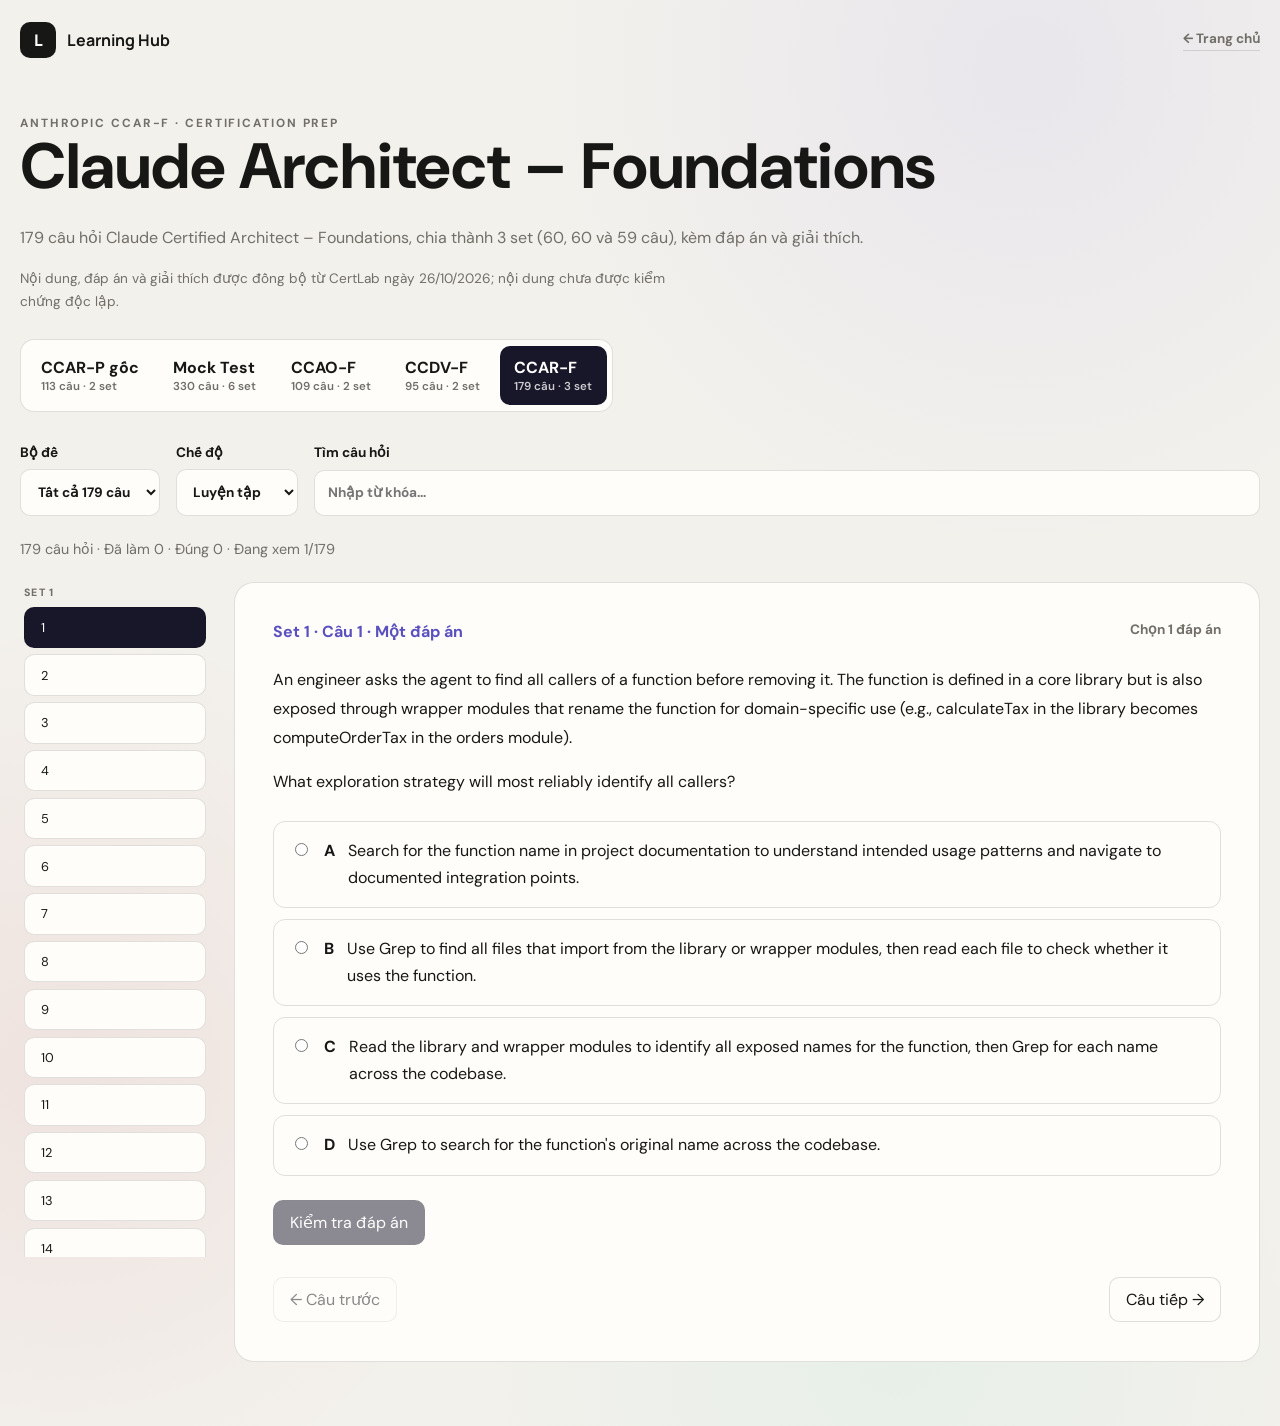
<file: claude/ccar-f.html>
<!DOCTYPE html>

<html lang="vi">
<head>
<meta charset="utf-8"/>
<meta content="width=device-width, initial-scale=1.0" name="viewport"/>
<meta content="Luyện tập 179 câu hỏi Claude Certified Architect – Foundations (CCAR-F) với đáp án và giải thích." name="description"/>
<title>Claude Architect Foundations (CCAR-F) | Learning Hub</title>
<link href="style.css" rel="stylesheet"/>
<script defer="" src="ccar-f-questions.js"></script>
<script defer="" src="app.js"></script>
</head>
<body>
<header class="site-header"><a class="brand" href="../index.html"><span class="brand-symbol">L</span> Learning Hub</a><a class="github-link" href="../index.html">← Trang chủ</a></header>
<main>
<section class="intro">
<p class="eyebrow">Anthropic CCAR-F · Certification prep</p>
<h1>Claude Architect – Foundations</h1>
<p>179 câu hỏi Claude Certified Architect – Foundations, chia thành 3 set (60, 60 và 59 câu), kèm đáp án và giải thích.</p>
<p class="source-note">Nội dung, đáp án và giải thích được đồng bộ từ CertLab ngày 26/10/2026; nội dung chưa được kiểm chứng độc lập.</p>
<nav aria-label="Chuyển giữa các bộ đề Claude" class="module-nav">
<a href="ccar-p.html">CCAR-P gốc <span>113 câu · 2 set</span></a>
<a href="mock-test/index.html">Mock Test <span>330 câu · 6 set</span></a>
<a href="ccao-f.html">CCAO-F <span>109 câu · 2 set</span></a>
<a href="ccdv-f.html">CCDV-F <span>95 câu · 2 set</span></a>
<a aria-current="page" href="ccar-f.html">CCAR-F <span>179 câu · 3 set</span></a>
</nav>
</section>
<section aria-label="Bộ lọc câu hỏi" class="toolbar">
<label>Bộ đề<select id="set-filter"><option value="all">Tất cả 179 câu</option><option value="1">Set 1 · 60 câu</option><option value="2">Set 2 · 60 câu</option><option value="3">Set 3 · 59 câu</option></select></label>
<label>Chế độ<select id="mode"><option value="practice">Luyện tập</option><option value="study">Đọc đáp án</option></select></label>
<label class="search">Tìm câu hỏi<input id="search" placeholder="Nhập từ khóa…" type="search"/></label>
</section>
<p aria-live="polite" id="progress" role="status"></p>
<div class="workspace">
<nav aria-label="Danh sách câu hỏi" id="question-map"></nav>
<section aria-label="Nội dung câu hỏi" id="question-area">
<article id="question-card">
<div class="question-heading"><span id="question-label"></span><span id="selection-hint"></span></div>
<div id="question-content"></div>
<form id="answer-form"><fieldset id="options"><legend class="sr-only">Chọn đáp án</legend></fieldset><button id="check" type="submit">Kiểm tra đáp án</button></form>
<section aria-label="Đáp án và giải thích" hidden="" id="feedback"><p aria-live="polite" id="result" role="status"></p><div id="explanation"></div></section>
<div class="navigation"><button id="prev" type="button">← Câu trước</button><button id="next" type="button">Câu tiếp →</button></div>
</article>
<p hidden="" id="empty">Không có câu hỏi phù hợp. Hãy thử từ khóa hoặc bộ đề khác.</p>
</section>
</div>
</main>
</body>
</html>
</file>
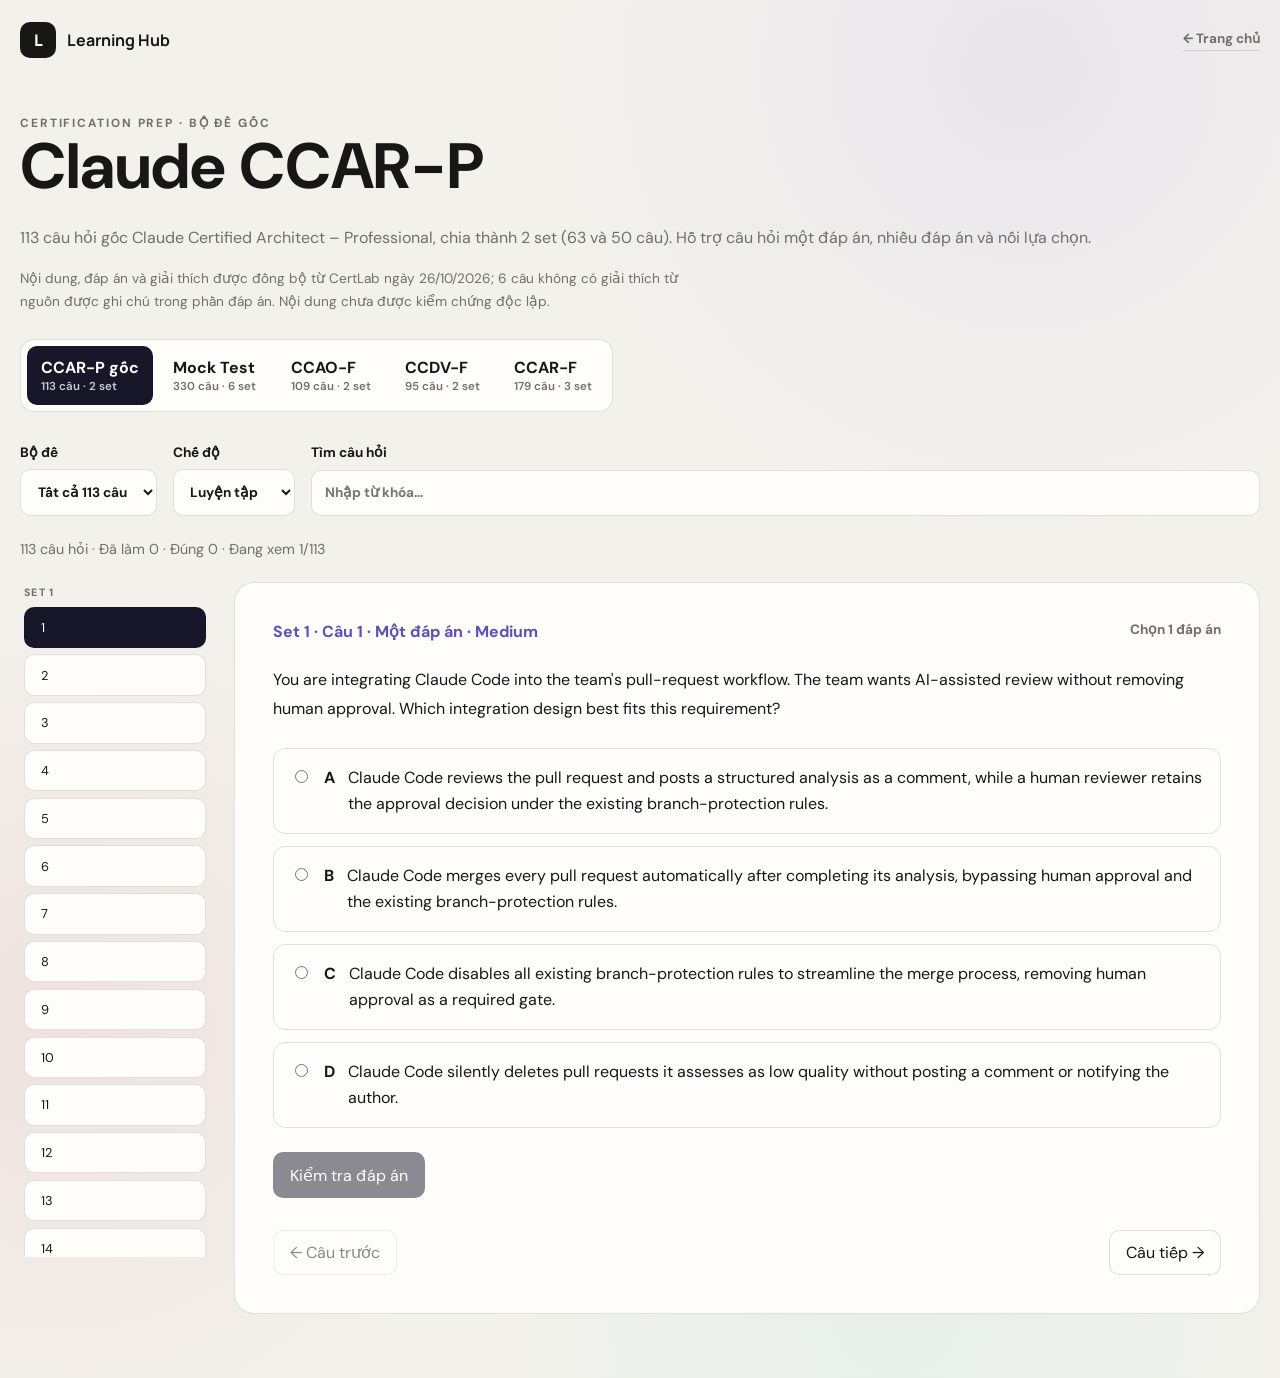
<file: claude/ccar-p.html>
<!DOCTYPE html>

<html lang="vi">
<head>
<meta charset="utf-8"/>
<meta content="width=device-width, initial-scale=1.0" name="viewport"/>
<meta content="Luyện tập 113 câu hỏi gốc Claude Certified Architect – Professional (CCAR-P) với đáp án, giải thích tiếng Việt và câu hỏi nối lựa chọn." name="description"/>
<title>Claude CCAR-P · Bộ đề gốc | Learning Hub</title>
<link href="style.css" rel="stylesheet"/>
<script defer="" src="ccar-p-questions.js"></script>
<script defer="" src="app.js"></script>
</head>
<body>
<header class="site-header"><a class="brand" href="../index.html"><span class="brand-symbol">L</span> Learning Hub</a><a class="github-link" href="../index.html">← Trang chủ</a></header>
<main>
<section class="intro">
<p class="eyebrow">Certification prep · Bộ đề gốc</p>
<h1>Claude CCAR-P</h1>
<p>113 câu hỏi gốc Claude Certified Architect – Professional, chia thành 2 set (63 và 50 câu). Hỗ trợ câu hỏi một đáp án, nhiều đáp án và nối lựa chọn.</p>
<p class="source-note">Nội dung, đáp án và giải thích được đồng bộ từ CertLab ngày 26/10/2026; 6 câu không có giải thích từ nguồn được ghi chú trong phần đáp án. Nội dung chưa được kiểm chứng độc lập.</p>
<nav aria-label="Chuyển giữa các bộ đề Claude" class="module-nav">
<a aria-current="page" href="ccar-p.html">CCAR-P gốc <span>113 câu · 2 set</span></a>
<a href="mock-test/index.html">Mock Test <span>330 câu · 6 set</span></a>
<a href="ccao-f.html">CCAO-F <span>109 câu · 2 set</span></a>
<a href="ccdv-f.html">CCDV-F <span>95 câu · 2 set</span></a>
<a href="ccar-f.html">CCAR-F <span>179 câu · 3 set</span></a>
</nav>
</section>
<section aria-label="Bộ lọc câu hỏi" class="toolbar">
<label>Bộ đề<select id="set-filter"><option value="all">Tất cả 113 câu</option><option value="1">Set 1 · 63 câu</option><option value="2">Set 2 · 50 câu</option></select></label>
<label>Chế độ<select id="mode"><option value="practice">Luyện tập</option><option value="study">Đọc đáp án</option></select></label>
<label class="search">Tìm câu hỏi<input id="search" placeholder="Nhập từ khóa…" type="search"/></label>
</section>
<p aria-live="polite" id="progress" role="status"></p>
<div class="workspace">
<nav aria-label="Danh sách câu hỏi" id="question-map"></nav>
<section aria-label="Nội dung câu hỏi" id="question-area">
<article id="question-card">
<div class="question-heading"><span id="question-label"></span><span id="selection-hint"></span></div>
<div id="question-content"></div>
<form id="answer-form"><fieldset id="options"><legend class="sr-only">Chọn đáp án</legend></fieldset><button id="check" type="submit">Kiểm tra đáp án</button></form>
<section aria-label="Đáp án và giải thích" hidden="" id="feedback"><p aria-live="polite" id="result" role="status"></p><div id="explanation"></div></section>
<div class="navigation"><button id="prev" type="button">← Câu trước</button><button id="next" type="button">Câu tiếp →</button></div>
</article>
<p hidden="" id="empty">Không có câu hỏi phù hợp. Hãy thử từ khóa hoặc bộ đề khác.</p>
</section>
</div>
</main>
</body>
</html>
</file>
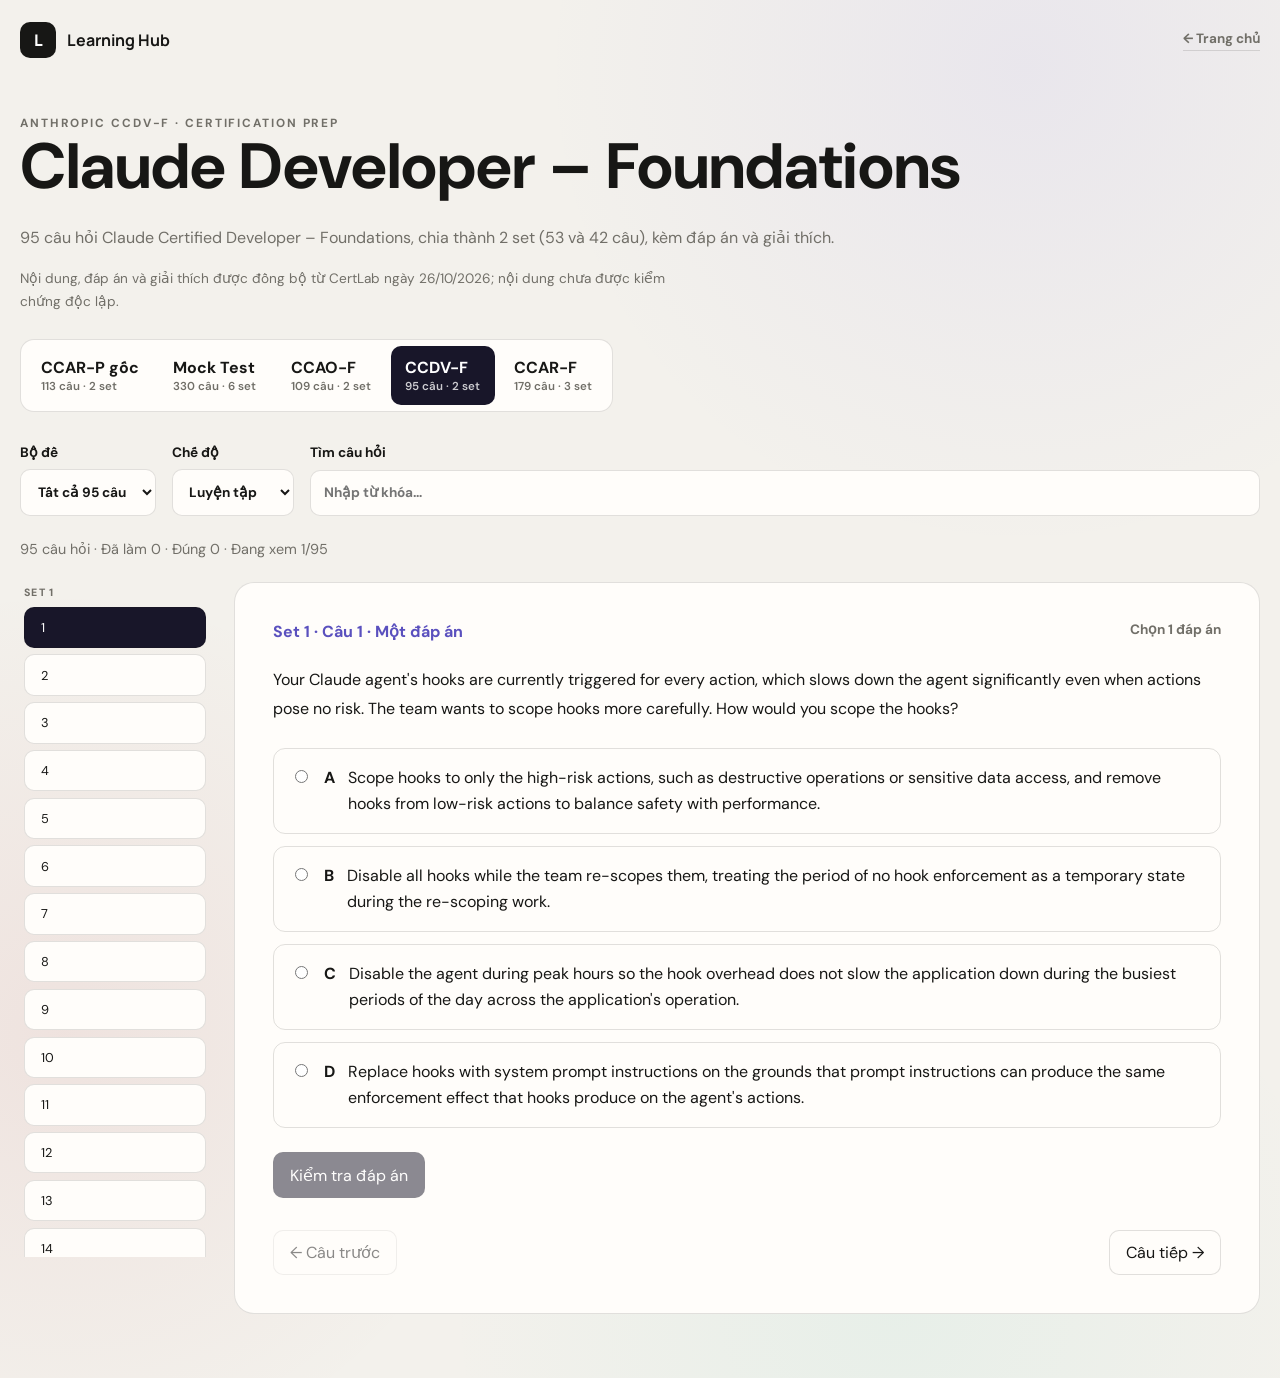
<file: claude/ccdv-f.html>
<!DOCTYPE html>

<html lang="vi">
<head>
<meta charset="utf-8"/>
<meta content="width=device-width, initial-scale=1.0" name="viewport"/>
<meta content="Luyện tập 95 câu hỏi Claude Certified Developer – Foundations (CCDV-F) với đáp án và giải thích." name="description"/>
<title>Claude Developer Foundations (CCDV-F) | Learning Hub</title>
<link href="style.css" rel="stylesheet"/>
<script defer="" src="ccdv-f-questions.js"></script>
<script defer="" src="app.js"></script>
</head>
<body>
<header class="site-header"><a class="brand" href="../index.html"><span class="brand-symbol">L</span> Learning Hub</a><a class="github-link" href="../index.html">← Trang chủ</a></header>
<main>
<section class="intro">
<p class="eyebrow">Anthropic CCDV-F · Certification prep</p>
<h1>Claude Developer – Foundations</h1>
<p>95 câu hỏi Claude Certified Developer – Foundations, chia thành 2 set (53 và 42 câu), kèm đáp án và giải thích.</p>
<p class="source-note">Nội dung, đáp án và giải thích được đồng bộ từ CertLab ngày 26/10/2026; nội dung chưa được kiểm chứng độc lập.</p>
<nav aria-label="Chuyển giữa các bộ đề Claude" class="module-nav">
<a href="ccar-p.html">CCAR-P gốc <span>113 câu · 2 set</span></a>
<a href="mock-test/index.html">Mock Test <span>330 câu · 6 set</span></a>
<a href="ccao-f.html">CCAO-F <span>109 câu · 2 set</span></a>
<a aria-current="page" href="ccdv-f.html">CCDV-F <span>95 câu · 2 set</span></a>
<a href="ccar-f.html">CCAR-F <span>179 câu · 3 set</span></a>
</nav>
</section>
<section aria-label="Bộ lọc câu hỏi" class="toolbar">
<label>Bộ đề<select id="set-filter"><option value="all">Tất cả 95 câu</option><option value="1">Set 1 · 53 câu</option><option value="2">Set 2 · 42 câu</option></select></label>
<label>Chế độ<select id="mode"><option value="practice">Luyện tập</option><option value="study">Đọc đáp án</option></select></label>
<label class="search">Tìm câu hỏi<input id="search" placeholder="Nhập từ khóa…" type="search"/></label>
</section>
<p aria-live="polite" id="progress" role="status"></p>
<div class="workspace">
<nav aria-label="Danh sách câu hỏi" id="question-map"></nav>
<section aria-label="Nội dung câu hỏi" id="question-area">
<article id="question-card">
<div class="question-heading"><span id="question-label"></span><span id="selection-hint"></span></div>
<div id="question-content"></div>
<form id="answer-form"><fieldset id="options"><legend class="sr-only">Chọn đáp án</legend></fieldset><button id="check" type="submit">Kiểm tra đáp án</button></form>
<section aria-label="Đáp án và giải thích" hidden="" id="feedback"><p aria-live="polite" id="result" role="status"></p><div id="explanation"></div></section>
<div class="navigation"><button id="prev" type="button">← Câu trước</button><button id="next" type="button">Câu tiếp →</button></div>
</article>
<p hidden="" id="empty">Không có câu hỏi phù hợp. Hãy thử từ khóa hoặc bộ đề khác.</p>
</section>
</div>
</main>
</body>
</html>
</file>
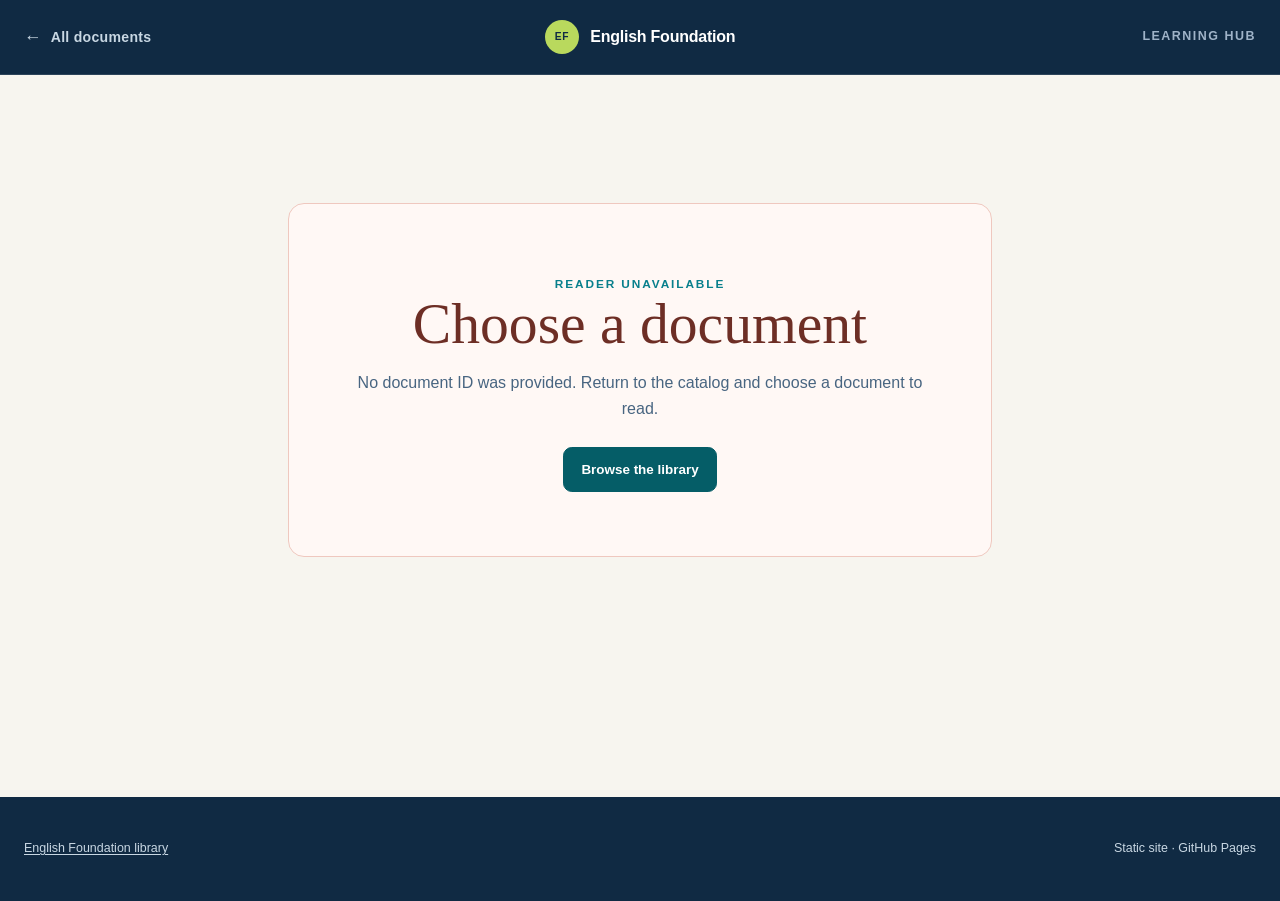
<file: english/reader.html>
<!doctype html>
<html lang="en">
<head>
  <meta charset="utf-8">
  <meta name="viewport" content="width=device-width, initial-scale=1">
  <meta name="description" content="Read an English Foundation document.">
  <meta name="theme-color" content="#102a43">
  <title>Reader | English Foundation</title>
  <link rel="stylesheet" href="style.css">
  <script src="catalog.js" defer></script>
  <script src="app.js" defer></script>
</head>
<body data-page="reader">
  <a class="skip-link" href="#document-content">Skip to document</a>

  <header class="site-header reader-site-header">
    <div class="shell header-inner">
      <a class="home-link" href="./index.html" aria-label="Back to English Foundation catalog">
        <span aria-hidden="true">&larr;</span>
        <span>All documents</span>
      </a>
      <a class="brand" href="./index.html" aria-label="English Foundation catalog">
        <span class="brand-mark" aria-hidden="true">EF</span>
        <span>English Foundation</span>
      </a>
      <a class="header-note header-home" href="../index.html">Learning Hub</a>
    </div>
  </header>

  <main id="main-content" class="reader-main shell">
    <section id="reader-error" class="reader-error notice notice-error" role="alert" hidden>
      <p class="eyebrow">Reader unavailable</p>
      <h1 id="reader-error-title">Document not found</h1>
      <p id="reader-error-message">Return to the catalog and choose a document to read.</p>
      <a class="primary-button" href="./index.html">Browse the library</a>
    </section>

    <div id="reader-view" hidden>
      <nav id="breadcrumbs" class="breadcrumbs" aria-label="Breadcrumb"></nav>

      <header class="document-header">
        <div>
          <p id="document-kicker" class="eyebrow"></p>
          <h1 id="document-title"></h1>
          <p id="document-source" class="document-source"></p>
        </div>
        <dl class="document-facts" aria-label="Document details">
          <div><dt>Level</dt><dd id="fact-level"></dd></div>
          <div><dt>Module</dt><dd id="fact-module"></dd></div>
          <div><dt>Pages</dt><dd id="fact-pages"></dd></div>
        </dl>
      </header>

      <section class="document-search" aria-labelledby="document-search-label">
        <label id="document-search-label" for="document-search-input">
          <span class="search-icon" aria-hidden="true"></span>
          <span class="visually-hidden">Search within this document</span>
        </label>
        <input id="document-search-input" type="search" autocomplete="off" placeholder="Find in this document&hellip;">
        <output id="document-search-count" for="document-search-input" aria-live="polite">0 matches</output>
        <div class="match-controls">
          <button id="previous-match" type="button" aria-label="Previous search match" disabled>&uarr;</button>
          <button id="next-match" type="button" aria-label="Next search match" disabled>&darr;</button>
        </div>
      </section>

      <div class="reader-layout">
        <aside class="toc-sidebar" aria-label="Document table of contents">
          <details id="toc-panel" open>
            <summary>
              <span>On this page</span>
              <span class="toc-toggle" aria-hidden="true"></span>
            </summary>
            <nav id="table-of-contents" class="table-of-contents" aria-label="On this page"></nav>
          </details>
        </aside>

        <article id="document-content" class="markdown-body" tabindex="-1"></article>
      </div>

      <nav class="document-navigation" aria-label="Document navigation">
        <a id="previous-document" class="document-nav-link previous" href="#">
          <span class="document-nav-direction">&larr; Previous</span>
          <strong></strong>
          <small></small>
        </a>
        <a id="next-document" class="document-nav-link next" href="#">
          <span class="document-nav-direction">Next &rarr;</span>
          <strong></strong>
          <small></small>
        </a>
      </nav>
    </div>
  </main>

  <button id="back-to-top" class="back-to-top" type="button" aria-label="Back to top" hidden>&uarr;</button>

  <footer class="site-footer reader-footer">
    <div class="shell">
      <a href="./index.html">English Foundation library</a>
      <span>Static site &middot; GitHub Pages</span>
    </div>
  </footer>
</body>
</html>
</file>
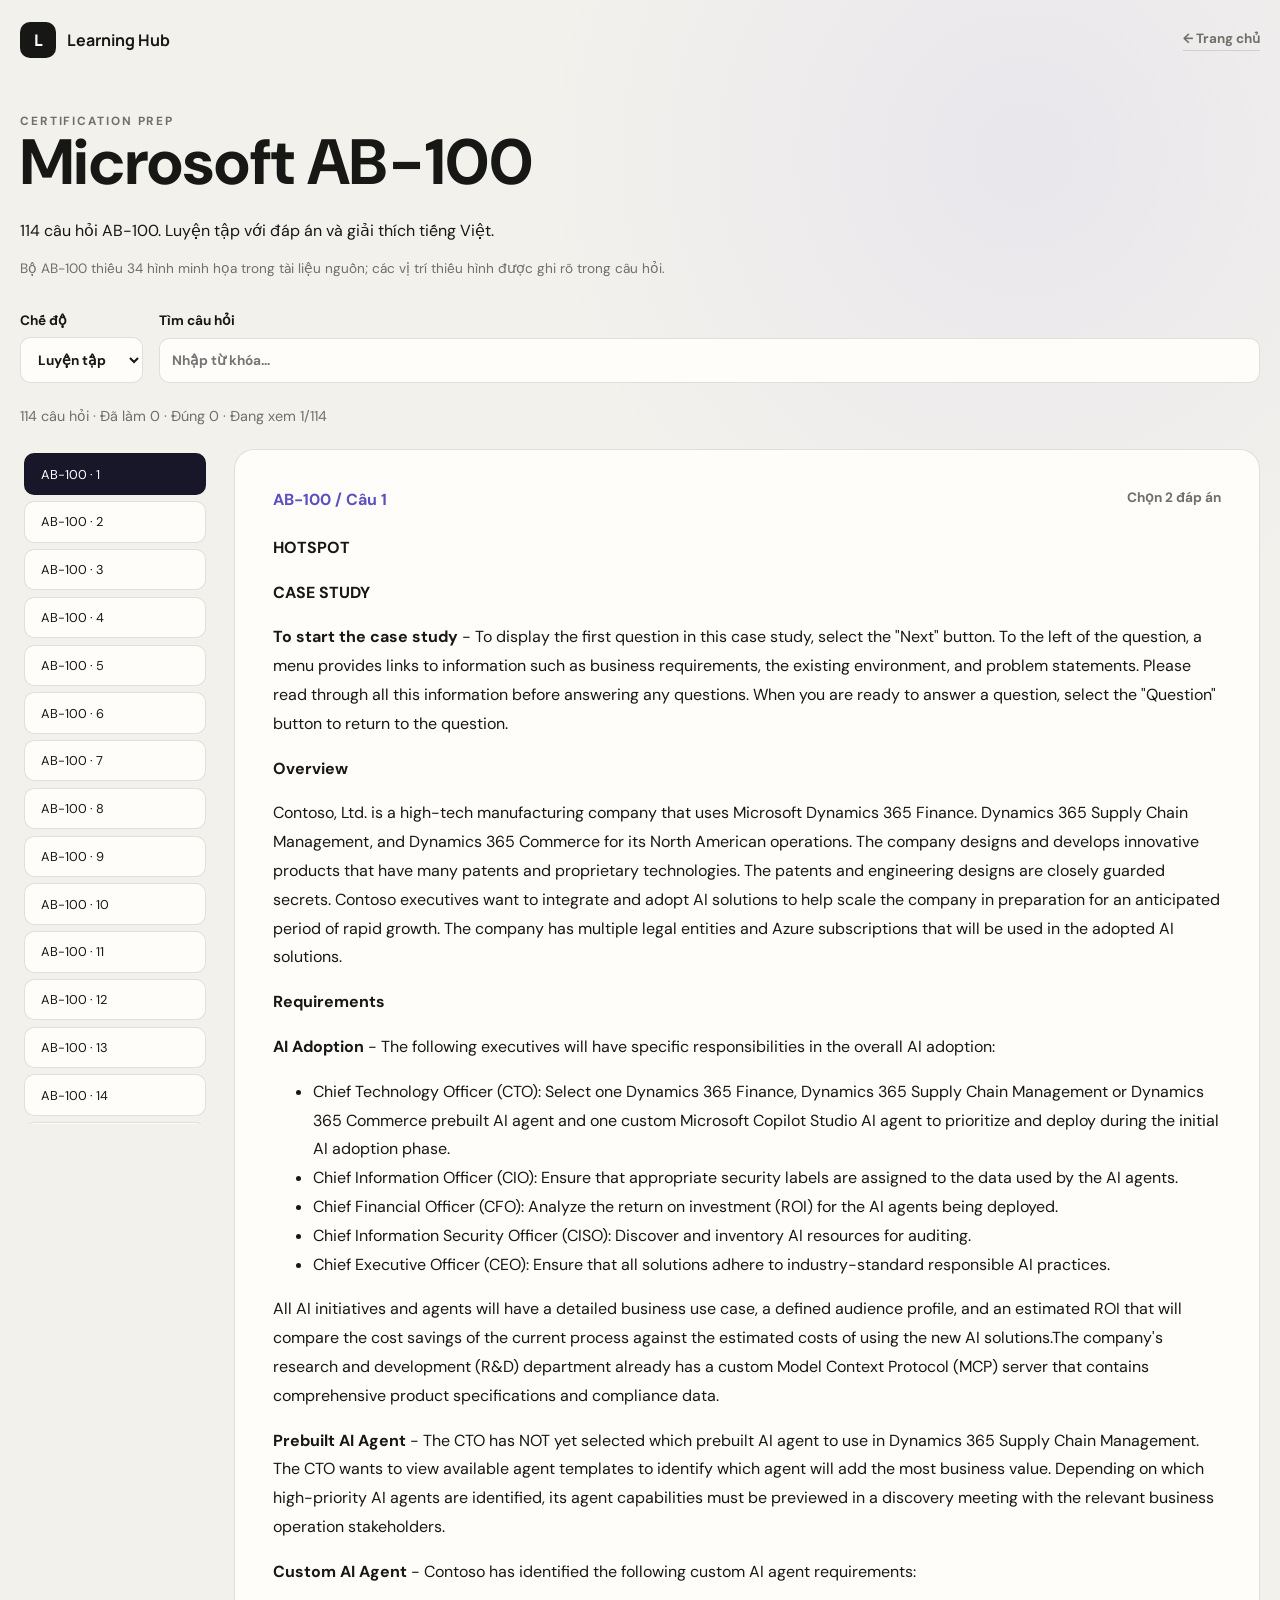
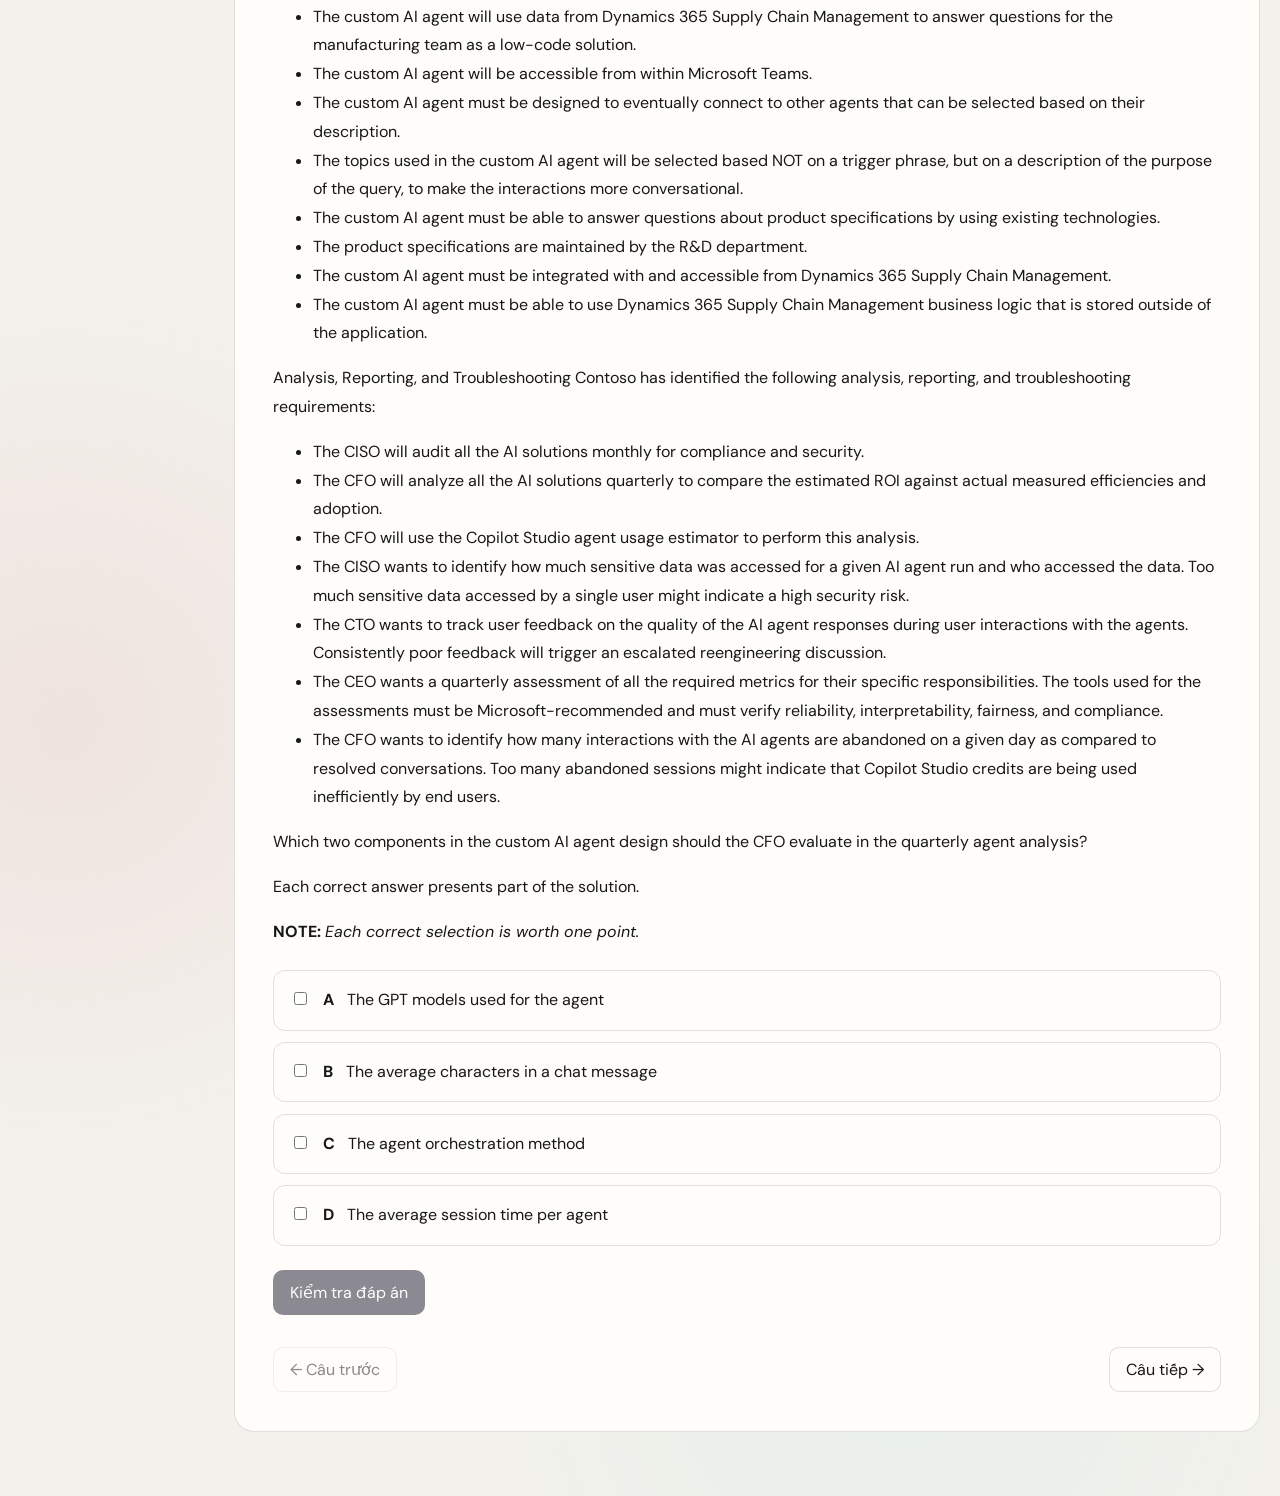
<file: microsoft/ab-100.html>
<!DOCTYPE html>

<html lang="vi">
<head>
<meta charset="utf-8"/>
<meta content="width=device-width, initial-scale=1.0" name="viewport"/>
<meta content="Luyện tập 114 câu hỏi Microsoft AB-100 với đáp án và giải thích tiếng Việt." name="description"/>
<title>AB-100 | Learning Hub</title>
<link href="style.css" rel="stylesheet"/>
<script defer="" src="ab-100-questions.js"></script>
<script defer="" src="app.js"></script>
</head>
<body>
<header class="site-header"><a class="brand" href="../index.html"><span class="brand-symbol">L</span> Learning Hub</a><a class="github-link" href="../index.html">← Trang chủ</a></header>
<main>
<section class="intro"><p class="eyebrow">Certification prep</p><h1>Microsoft AB-100</h1><p>114 câu hỏi AB-100. Luyện tập với đáp án và giải thích tiếng Việt.</p><p class="source-note">Bộ AB-100 thiếu 34 hình minh họa trong tài liệu nguồn; các vị trí thiếu hình được ghi rõ trong câu hỏi.</p></section>
<section aria-label="Bộ lọc câu hỏi" class="toolbar">

<label>Chế độ<select id="mode"><option value="practice">Luyện tập</option><option value="study">Đọc đáp án</option></select></label>
<label class="search">Tìm câu hỏi<input id="search" placeholder="Nhập từ khóa…" type="search"/></label>
</section>
<p aria-live="polite" id="progress" role="status"></p>
<div class="workspace">
<nav aria-label="Danh sách câu hỏi" id="question-map"></nav>
<section aria-label="Nội dung câu hỏi" id="question-area">
<article id="question-card">
<div class="question-heading"><span id="question-label"></span><span id="selection-hint"></span></div>
<div id="question-content"></div>
<form id="answer-form"><fieldset id="options"><legend class="sr-only">Chọn đáp án</legend></fieldset><button id="check" type="submit">Kiểm tra đáp án</button></form>
<section aria-label="Đáp án và giải thích" hidden="" id="feedback"><p aria-live="polite" id="result" role="status"></p><div id="explanation"></div></section>
<div class="navigation"><button id="prev" type="button">← Câu trước</button><button id="next" type="button">Câu tiếp →</button></div>
</article>
<p hidden="" id="empty">Không có câu hỏi phù hợp. Hãy thử từ khóa khác.</p>
</section>
</div>
</main>
</body>
</html>
</file>
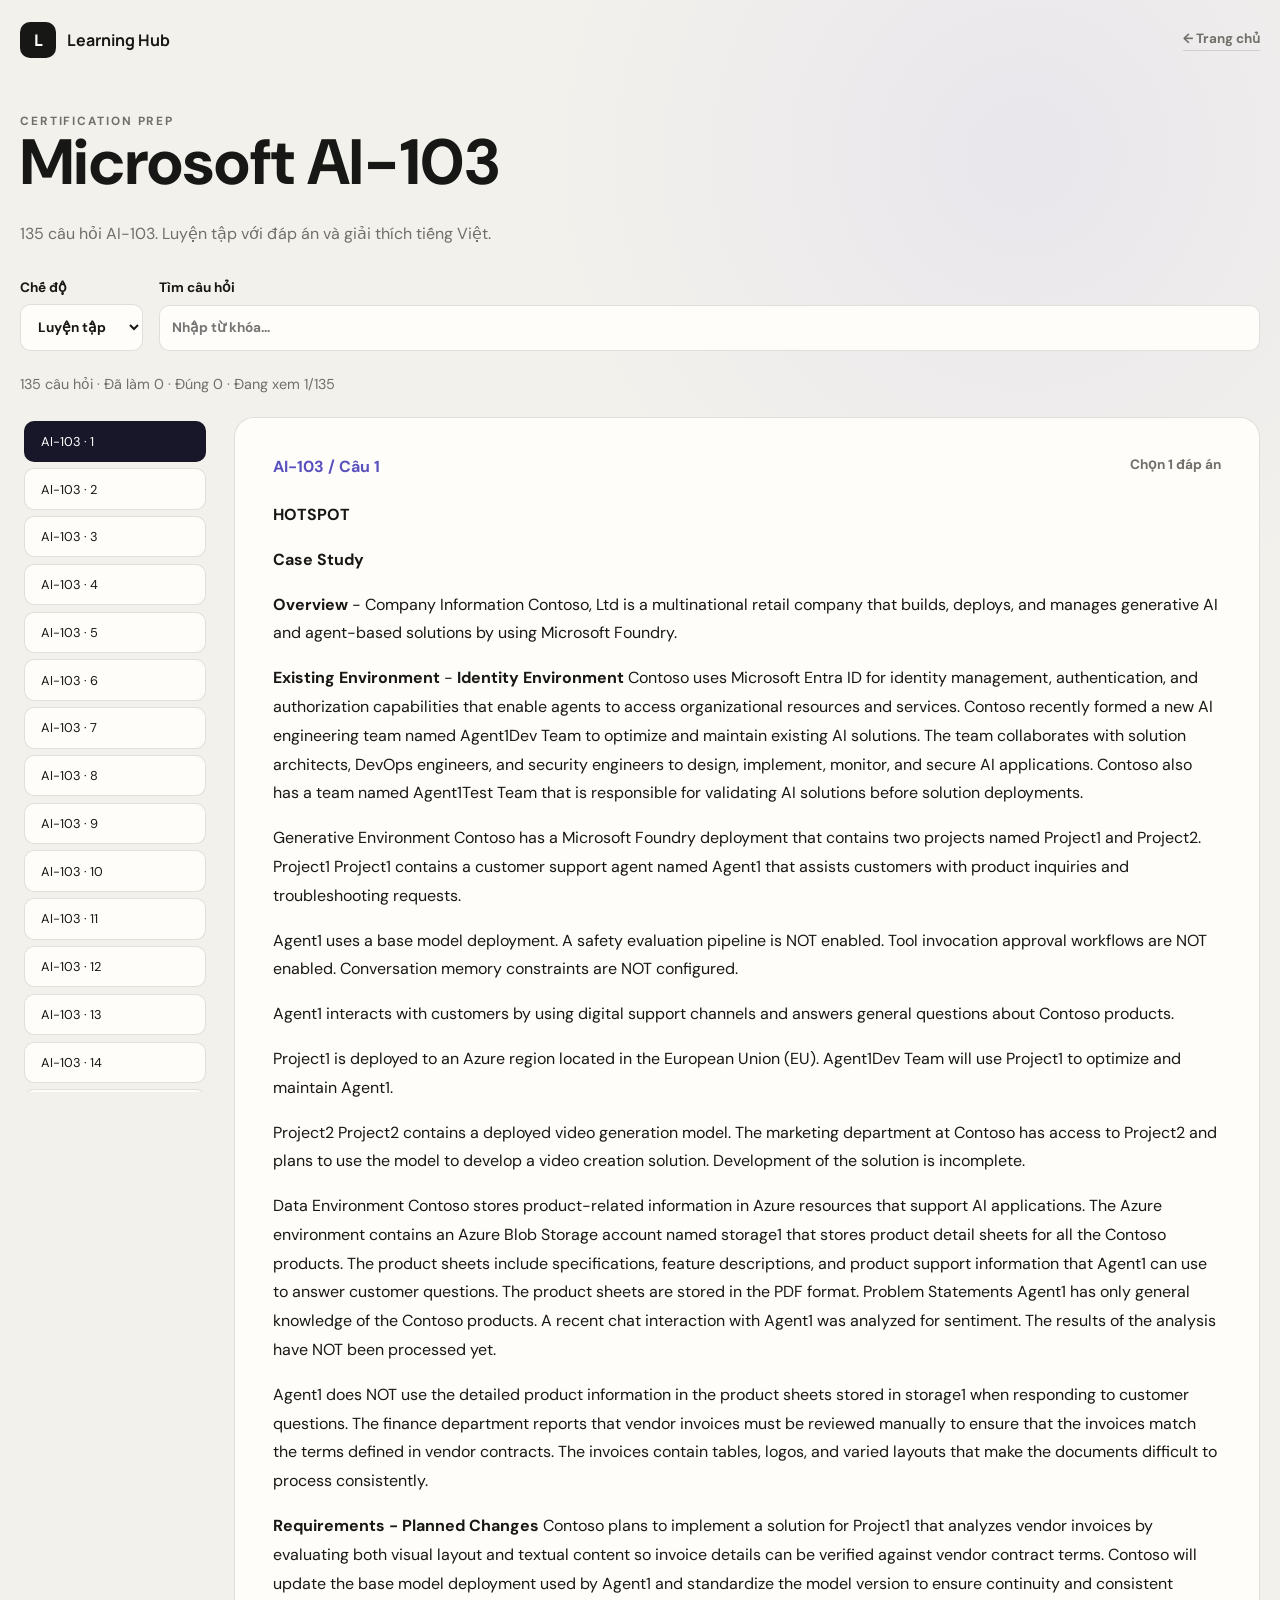
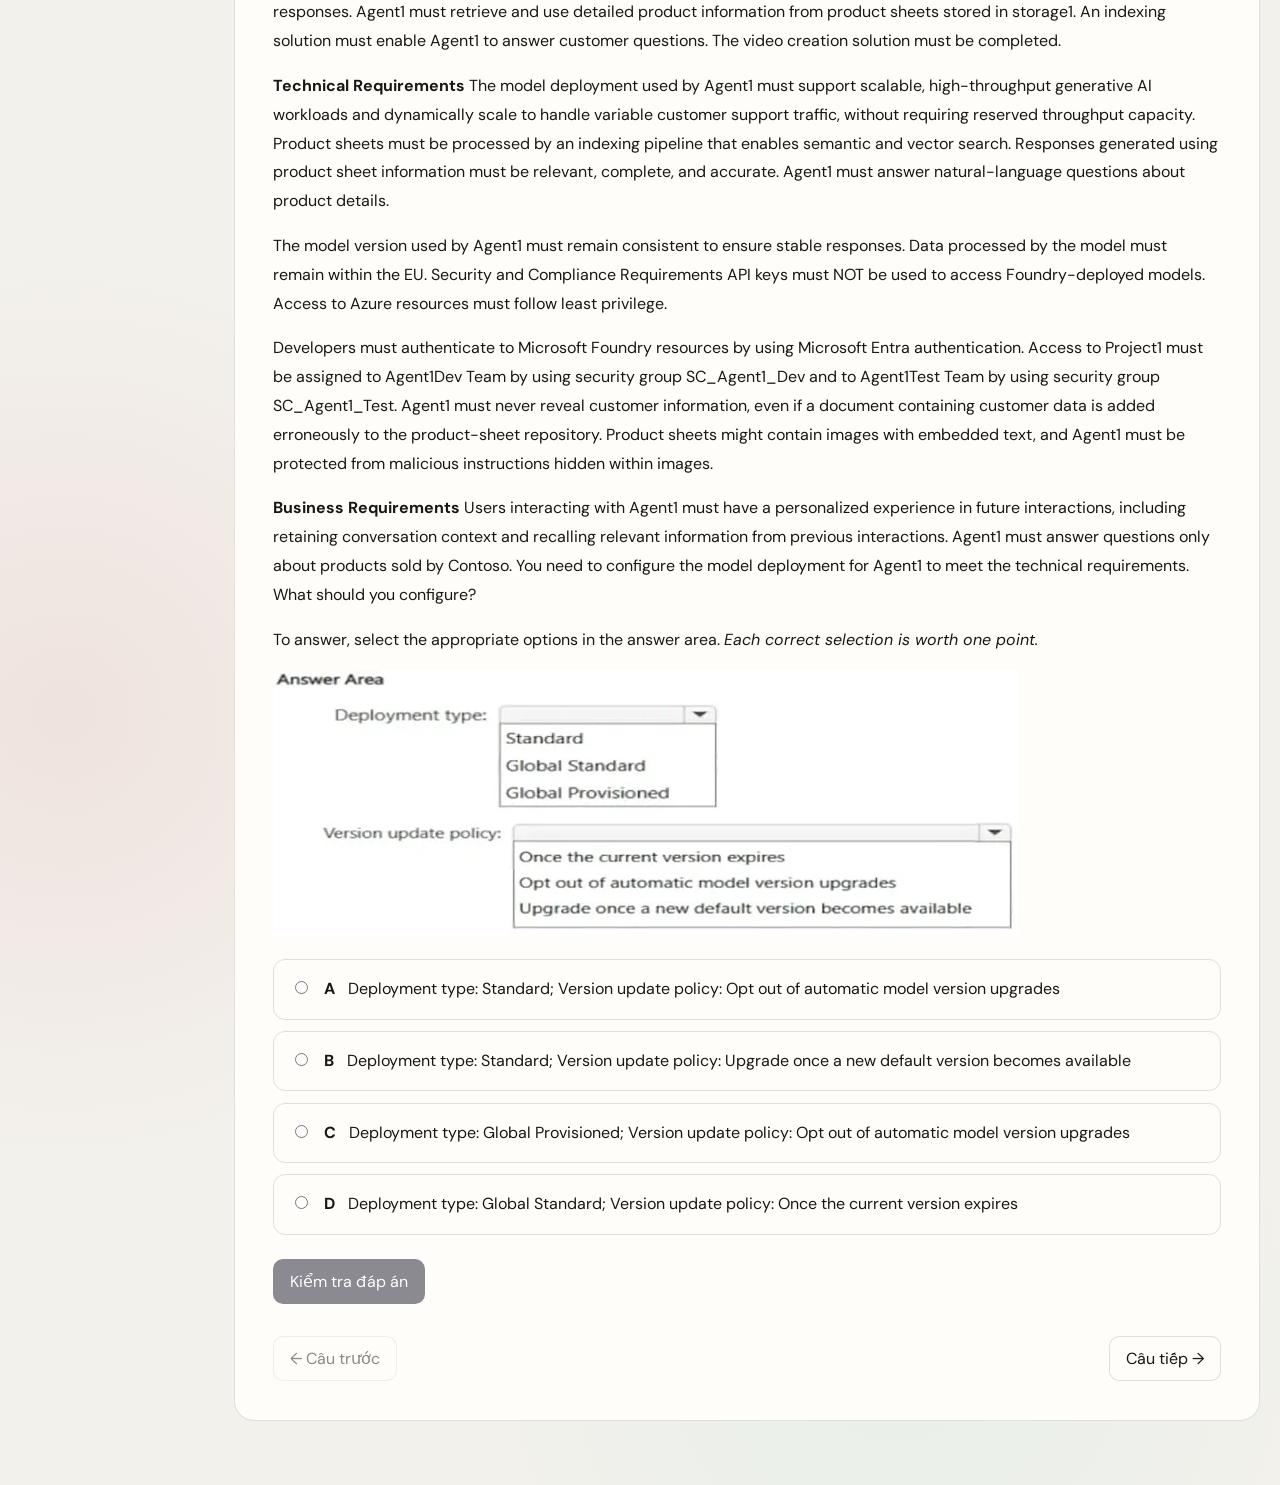
<file: microsoft/ai-103.html>
<!DOCTYPE html>

<html lang="vi">
<head>
<meta charset="utf-8"/>
<meta content="width=device-width, initial-scale=1.0" name="viewport"/>
<meta content="Luyện tập 135 câu hỏi Microsoft AI-103 với đáp án và giải thích tiếng Việt." name="description"/>
<title>AI-103 | Learning Hub</title>
<link href="style.css" rel="stylesheet"/>
<script defer="" src="ai-103-questions.js"></script>
<script defer="" src="app.js"></script>
</head>
<body>
<header class="site-header"><a class="brand" href="../index.html"><span class="brand-symbol">L</span> Learning Hub</a><a class="github-link" href="../index.html">← Trang chủ</a></header>
<main>
<section class="intro"><p class="eyebrow">Certification prep</p><h1>Microsoft AI-103</h1><p>135 câu hỏi AI-103. Luyện tập với đáp án và giải thích tiếng Việt.</p></section>
<section aria-label="Bộ lọc câu hỏi" class="toolbar">

<label>Chế độ<select id="mode"><option value="practice">Luyện tập</option><option value="study">Đọc đáp án</option></select></label>
<label class="search">Tìm câu hỏi<input id="search" placeholder="Nhập từ khóa…" type="search"/></label>
</section>
<p aria-live="polite" id="progress" role="status"></p>
<div class="workspace">
<nav aria-label="Danh sách câu hỏi" id="question-map"></nav>
<section aria-label="Nội dung câu hỏi" id="question-area">
<article id="question-card">
<div class="question-heading"><span id="question-label"></span><span id="selection-hint"></span></div>
<div id="question-content"></div>
<form id="answer-form"><fieldset id="options"><legend class="sr-only">Chọn đáp án</legend></fieldset><button id="check" type="submit">Kiểm tra đáp án</button></form>
<section aria-label="Đáp án và giải thích" hidden="" id="feedback"><p aria-live="polite" id="result" role="status"></p><div id="explanation"></div></section>
<div class="navigation"><button id="prev" type="button">← Câu trước</button><button id="next" type="button">Câu tiếp →</button></div>
</article>
<p hidden="" id="empty">Không có câu hỏi phù hợp. Hãy thử từ khóa khác.</p>
</section>
</div>
</main>
</body>
</html>
</file>
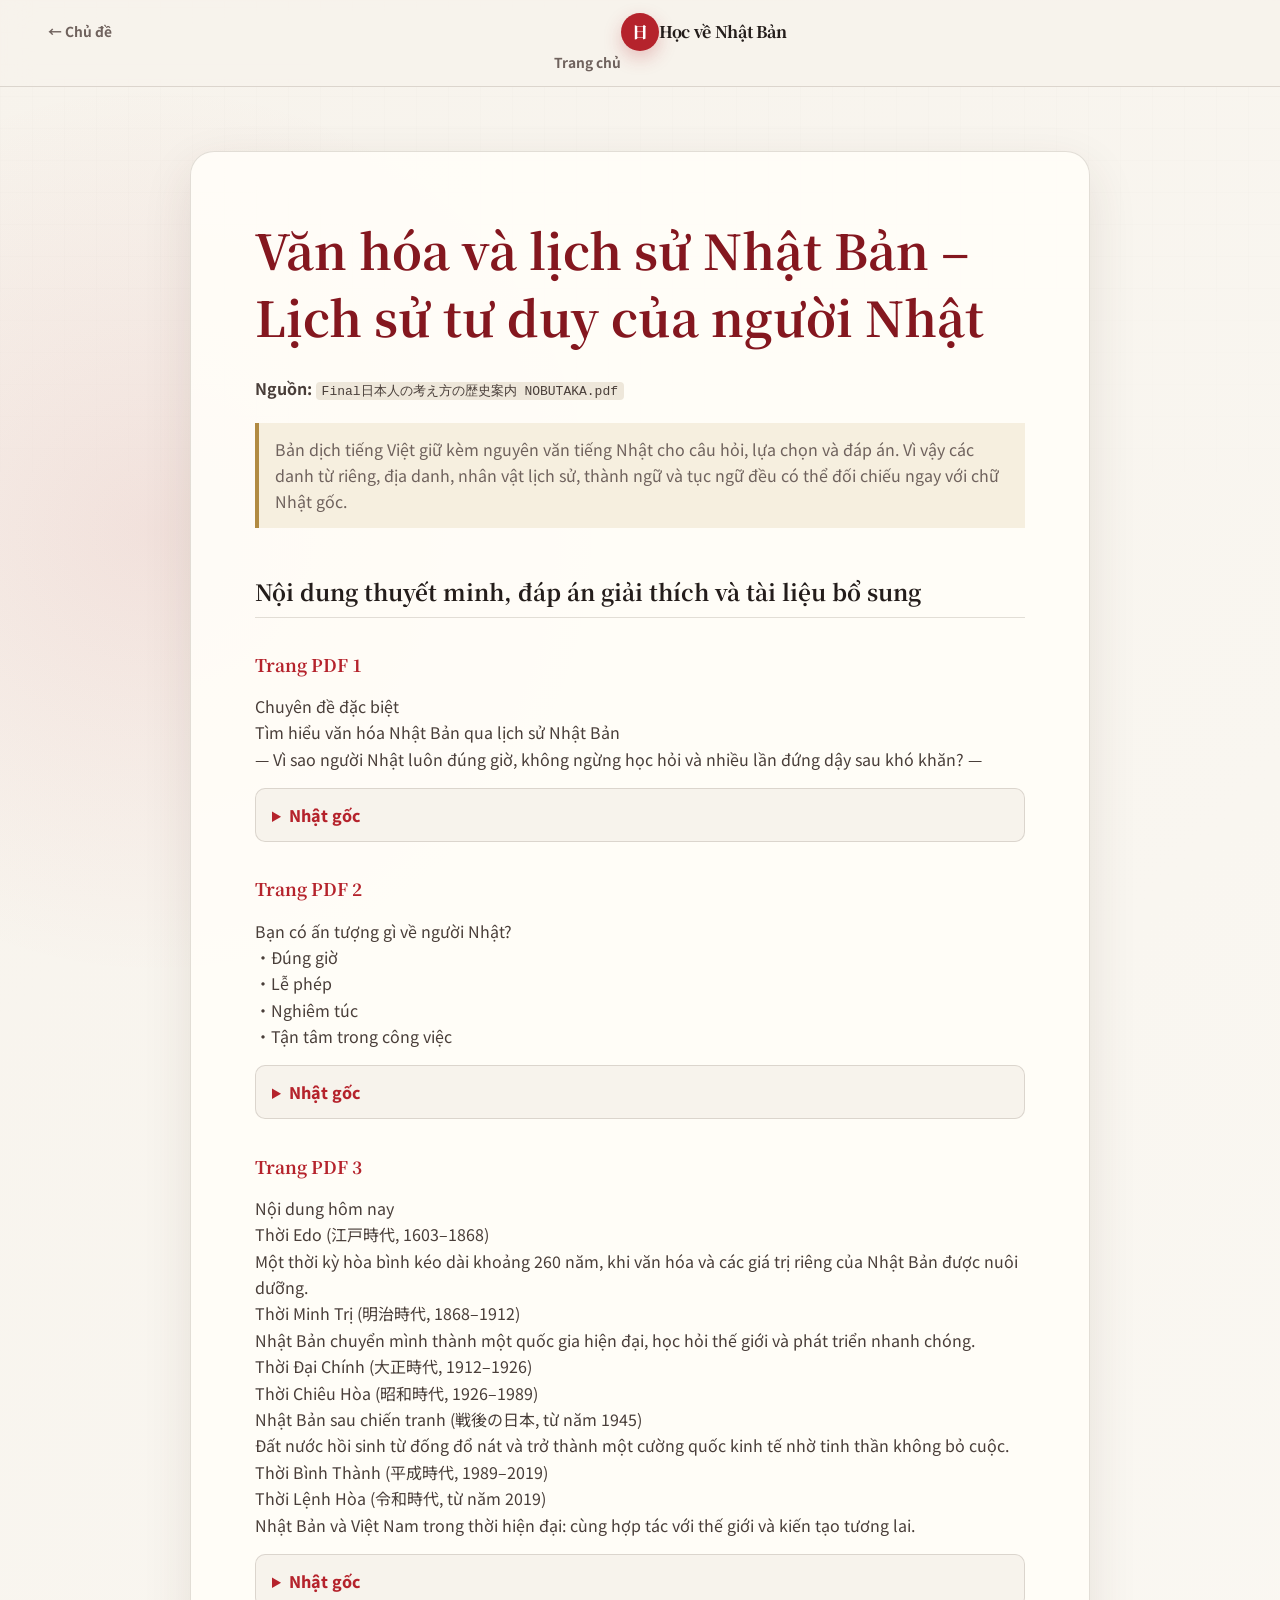
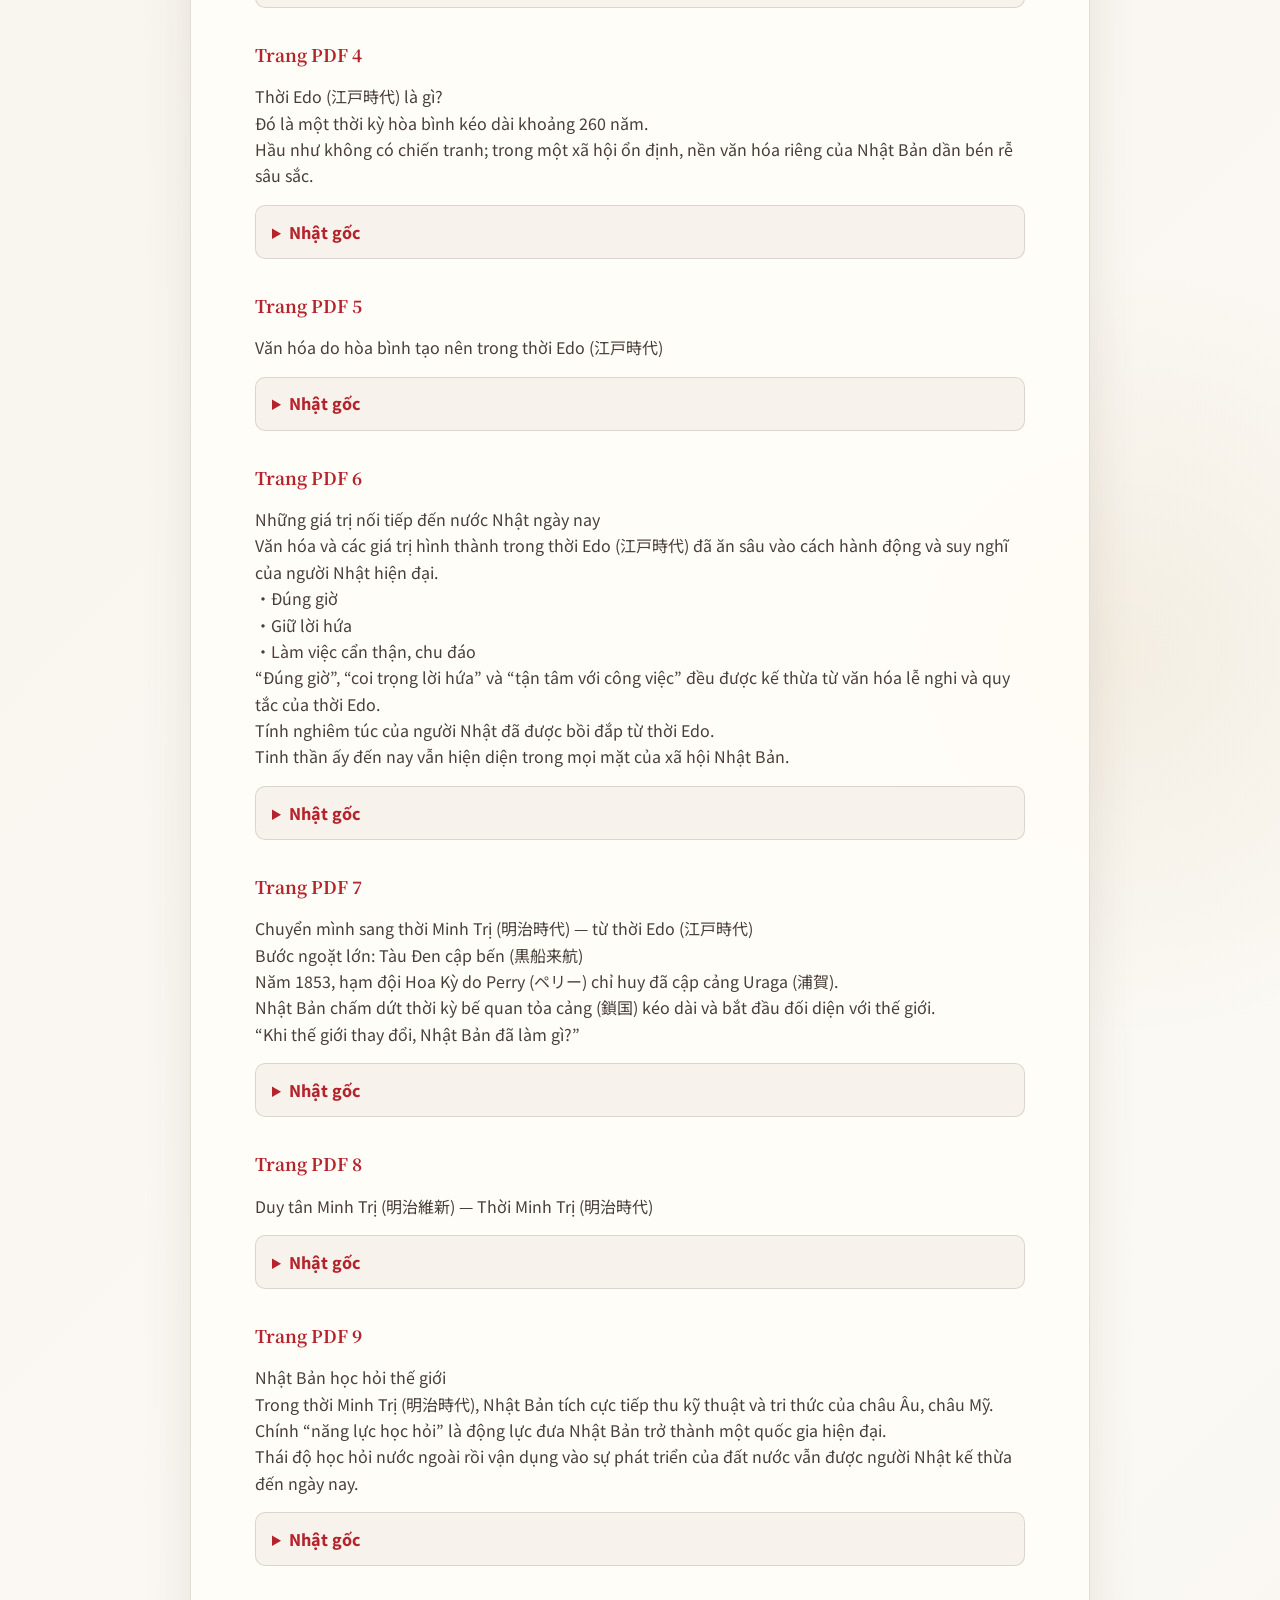
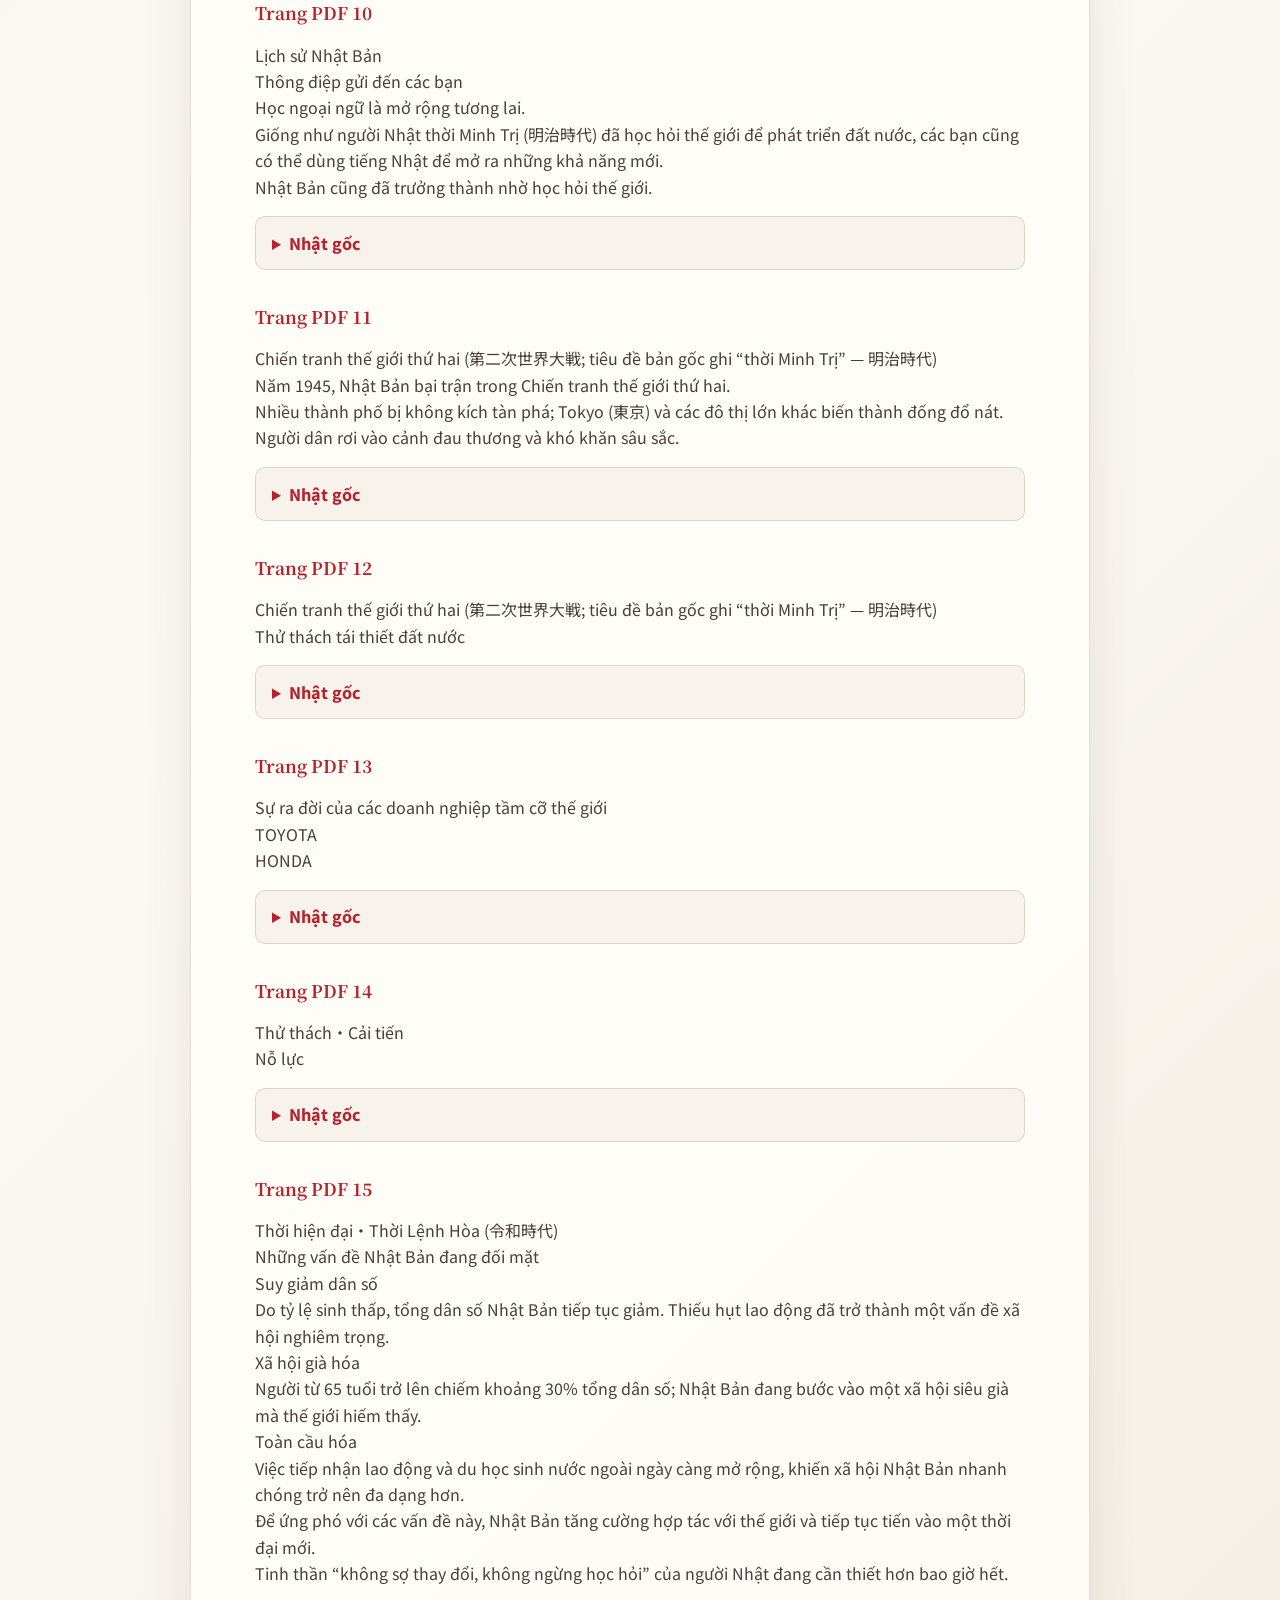
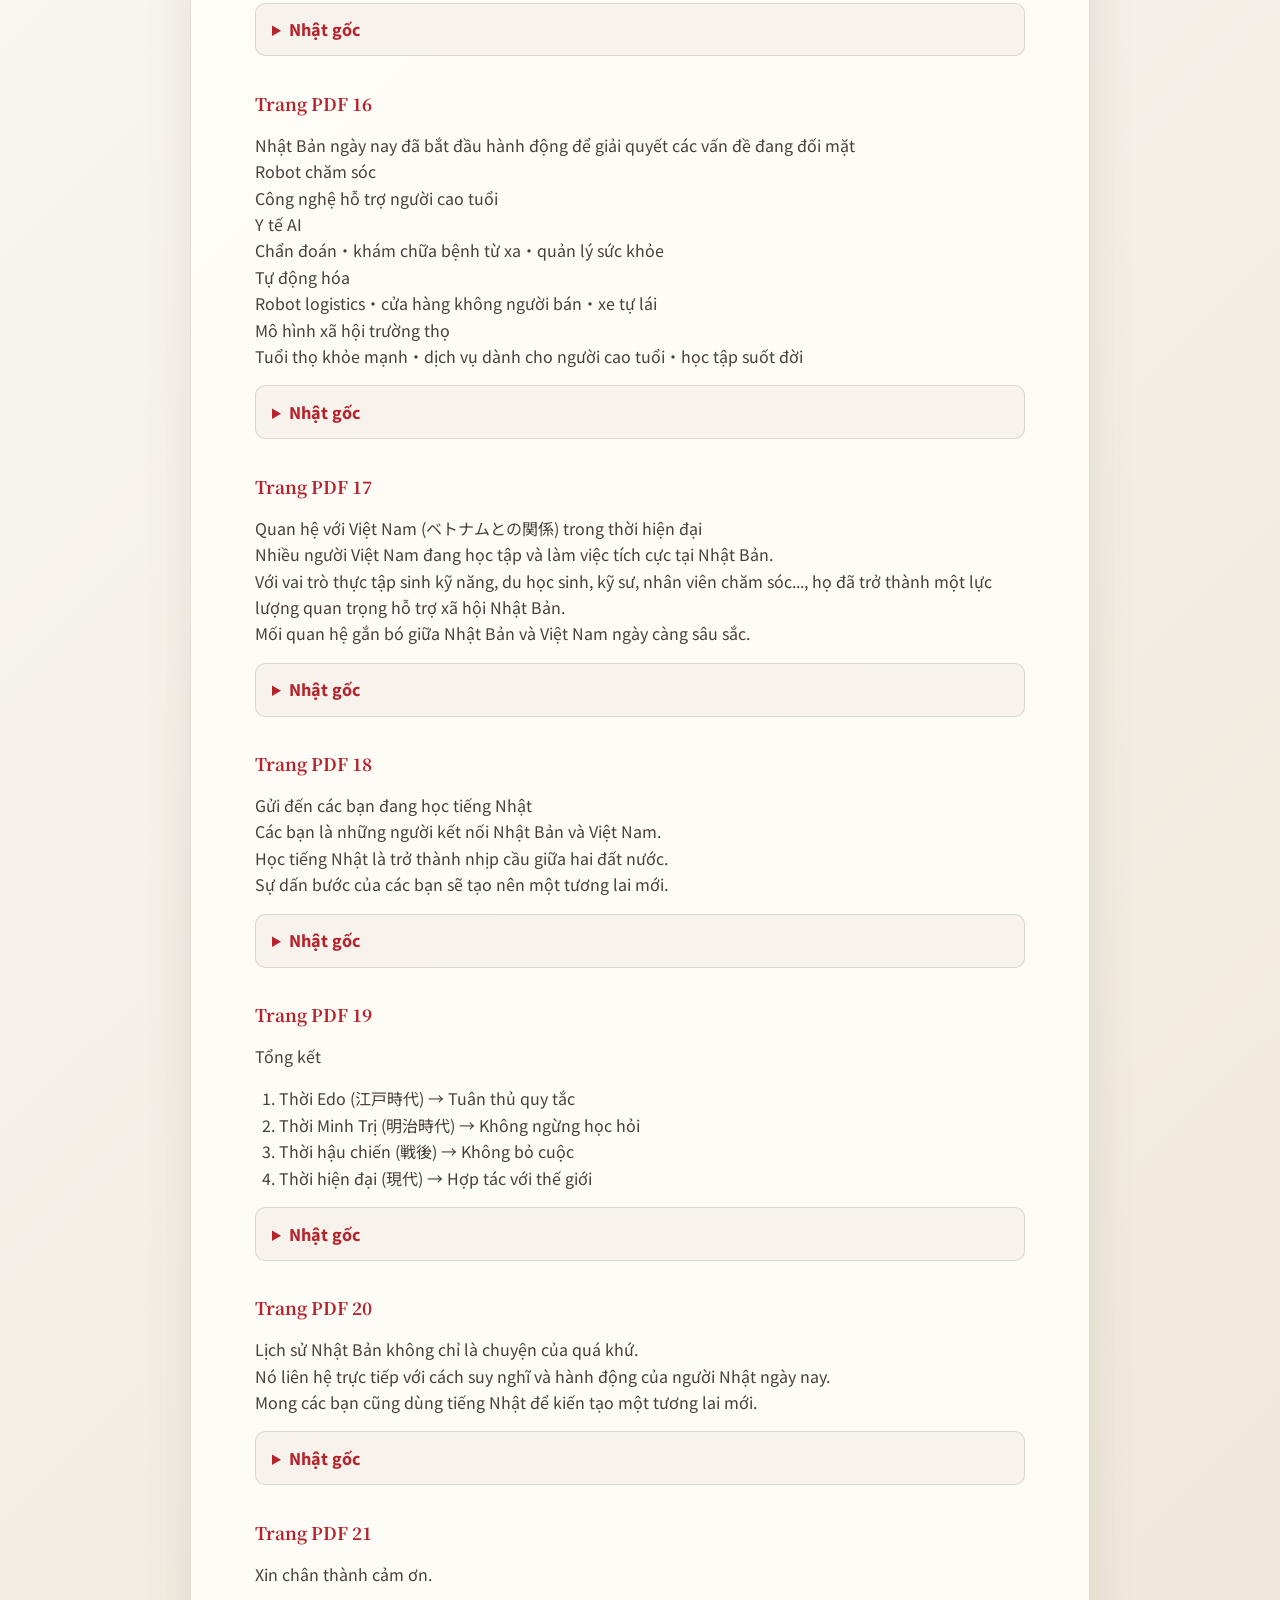
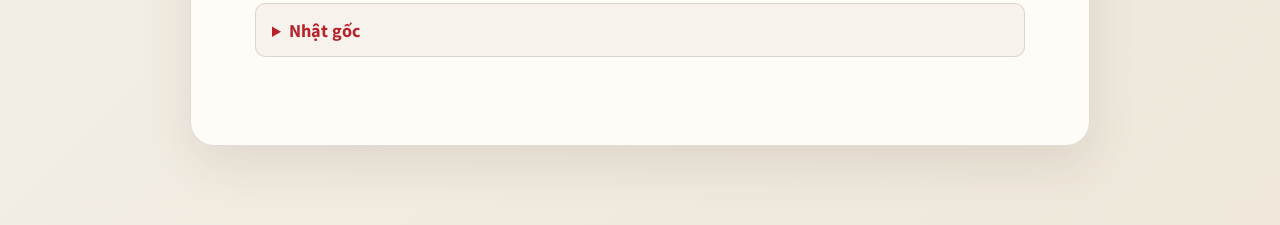
<file: japanese/materials/09.html>
<!DOCTYPE html>
<html lang="vi">
<head>
  <meta charset="UTF-8">
  <meta name="viewport" content="width=device-width, initial-scale=1.0">
  <meta name="description" content="Tài liệu đọc về sự hình thành văn hóa và tư duy của người Nhật.">
  <title>Văn hóa, lịch sử và tư duy Nhật Bản | Học về Nhật Bản</title>
  <link rel="stylesheet" href="../style.css">
</head>
<body class="material-page">
  <header class="site-header material-header">
    <a class="back-link" href="../" aria-label="Quay lại danh sách chủ đề">← Chủ đề</a>
    <span class="brand-mark" aria-hidden="true">日</span>
    <span class="header-title">Học về Nhật Bản</span>
    <a class="home-link" href="../../">Trang chủ</a>
  </header>
  <main class="material-shell">
    <article class="material-content">
<h1>Văn hóa và lịch sử Nhật Bản – Lịch sử tư duy của người Nhật</h1>
<p><strong>Nguồn:</strong> <code>Final日本人の考え方の歴史案内 NOBUTAKA.pdf</code></p>
<blockquote>Bản dịch tiếng Việt giữ kèm nguyên văn tiếng Nhật cho câu hỏi, lựa chọn và đáp án. Vì vậy các danh từ riêng, địa danh, nhân vật lịch sử, thành ngữ và tục ngữ đều có thể đối chiếu ngay với chữ Nhật gốc.</blockquote>
<h2>Nội dung thuyết minh, đáp án giải thích và tài liệu bổ sung</h2>
<h3>Trang PDF 1</h3>
<p>Chuyên đề đặc biệt<br>Tìm hiểu văn hóa Nhật Bản qua lịch sử Nhật Bản<br>— Vì sao người Nhật luôn đúng giờ, không ngừng học hỏi và nhiều lần đứng dậy sau khó khăn? —</p>
<details>
<summary>Nhật gốc</summary>
<p>特別講座<br>日本の歴史から学ぶ 日本の文化<br>～なぜ日本人は時間を守り、学び続け、何度でも立ち上がるのか～</p>
</details>
<h3>Trang PDF 2</h3>
<p>Bạn có ấn tượng gì về người Nhật?<br>・Đúng giờ<br>・Lễ phép<br>・Nghiêm túc<br>・Tận tâm trong công việc</p>
<details>
<summary>Nhật gốc</summary>
<p>日本人にはどんなイメージがありますか？<br>・時間を守る<br>・礼儀（れいぎ）正しい<br>・まじめ<br>・仕事熱心（しごとねっしん）</p>
</details>
<h3>Trang PDF 3</h3>
<p>Nội dung hôm nay<br>Thời Edo (江戸時代, 1603–1868)<br>Một thời kỳ hòa bình kéo dài khoảng 260 năm, khi văn hóa và các giá trị riêng của Nhật Bản được nuôi dưỡng.<br>Thời Minh Trị (明治時代, 1868–1912)<br>Nhật Bản chuyển mình thành một quốc gia hiện đại, học hỏi thế giới và phát triển nhanh chóng.<br>Thời Đại Chính (大正時代, 1912–1926)<br>Thời Chiêu Hòa (昭和時代, 1926–1989)<br>Nhật Bản sau chiến tranh (戦後の日本, từ năm 1945)<br>Đất nước hồi sinh từ đống đổ nát và trở thành một cường quốc kinh tế nhờ tinh thần không bỏ cuộc.<br>Thời Bình Thành (平成時代, 1989–2019)<br>Thời Lệnh Hòa (令和時代, từ năm 2019)<br>Nhật Bản và Việt Nam trong thời hiện đại: cùng hợp tác với thế giới và kiến tạo tương lai.</p>
<details>
<summary>Nhật gốc</summary>
<p>本日の内容<br>江戸時代（1603年～1868年）<br>約260年続いた平和な時代。日本独自の文化や価値観が育まれた。<br>明治時代（1868年～1912年）<br>近代国家への変革。世界から学び、急速に発展した。<br>大正時代（1912年～1926年）<br>昭和時代（1926年～1989年）<br>戦後の日本（1945年～）<br>廃墟からの復興。あきらめない精神で経済大国へ。<br>平成時代（1989年～2019年）<br>令和時代（2019年～）<br>現代の日本とベトナム。世界と協力し、共に未来をつくる時代へ。</p>
</details>
<h3>Trang PDF 4</h3>
<p>Thời Edo (江戸時代) là gì?<br>Đó là một thời kỳ hòa bình kéo dài khoảng 260 năm.<br>Hầu như không có chiến tranh; trong một xã hội ổn định, nền văn hóa riêng của Nhật Bản dần bén rễ sâu sắc.</p>
<details>
<summary>Nhật gốc</summary>
<p>江戸時代（えどじだい）とは？<br>約260年間続いた平和な時代。<br>戦争がほとんどなく、安定した社会の中で日本独自の文化が深く根付いていきました。</p>
</details>
<h3>Trang PDF 5</h3>
<p>Văn hóa do hòa bình tạo nên trong thời Edo (江戸時代)</p>
<details>
<summary>Nhật gốc</summary>
<p>江戸時代、平和が生んだ文化</p>
</details>
<h3>Trang PDF 6</h3>
<p>Những giá trị nối tiếp đến nước Nhật ngày nay<br>Văn hóa và các giá trị hình thành trong thời Edo (江戸時代) đã ăn sâu vào cách hành động và suy nghĩ của người Nhật hiện đại.<br>・Đúng giờ<br>・Giữ lời hứa<br>・Làm việc cẩn thận, chu đáo<br>“Đúng giờ”, “coi trọng lời hứa” và “tận tâm với công việc” đều được kế thừa từ văn hóa lễ nghi và quy tắc của thời Edo.<br>Tính nghiêm túc của người Nhật đã được bồi đắp từ thời Edo.<br>Tinh thần ấy đến nay vẫn hiện diện trong mọi mặt của xã hội Nhật Bản.</p>
<details>
<summary>Nhật gốc</summary>
<p>今の日本につながるもの<br>江戸時代に育まれた文化や価値観は、現代の日本人の行動や考え方に深く根付いています。<br>・時間を守る<br>・約束を守る<br>・丁寧な仕事<br>「時間を守ること」「約束を大切にすること」「仕事に誠実であること」<br>これらはすべて、江戸時代の礼儀やルールの文化から受け継がれてきたものです。<br>日本人のまじめさは、江戸時代から育まれた。<br>その精神は今も、日本社会のあらゆる場面で生き続けています。</p>
</details>
<h3>Trang PDF 7</h3>
<p>Chuyển mình sang thời Minh Trị (明治時代) — từ thời Edo (江戸時代)<br>Bước ngoặt lớn: Tàu Đen cập bến (黒船来航)<br>Năm 1853, hạm đội Hoa Kỳ do Perry (ペリー) chỉ huy đã cập cảng Uraga (浦賀).<br>Nhật Bản chấm dứt thời kỳ bế quan tỏa cảng (鎖国) kéo dài và bắt đầu đối diện với thế giới.<br>“Khi thế giới thay đổi, Nhật Bản đã làm gì?”</p>
<details>
<summary>Nhật gốc</summary>
<p>明治時代への転換（江戸時代）<br>大きな転換点・黒船来航<br>1853年、ペリー率いるアメリカの艦隊が浦賀に来航しました。<br>日本は長い鎖国の時代を終え、世界と向き合うことになります。<br>「世界が変わるとき、日本はどうしたのか？」</p>
</details>
<h3>Trang PDF 8</h3>
<p>Duy tân Minh Trị (明治維新) — Thời Minh Trị (明治時代)</p>
<details>
<summary>Nhật gốc</summary>
<p>明治維新（明治時代）</p>
</details>
<h3>Trang PDF 9</h3>
<p>Nhật Bản học hỏi thế giới<br>Trong thời Minh Trị (明治時代), Nhật Bản tích cực tiếp thu kỹ thuật và tri thức của châu Âu, châu Mỹ.<br>Chính “năng lực học hỏi” là động lực đưa Nhật Bản trở thành một quốc gia hiện đại.<br>Thái độ học hỏi nước ngoài rồi vận dụng vào sự phát triển của đất nước vẫn được người Nhật kế thừa đến ngày nay.</p>
<details>
<summary>Nhật gốc</summary>
<p>世界から学ぶ日本<br>明治時代、日本は欧米の技術や知識を積極的に取り入れました。<br>「学ぶ力」こそが、日本を近代国家へと導いた原動力です。<br>外国から学び、自国の発展につなげた日本人の姿勢は、今も受け継がれています。</p>
</details>
<h3>Trang PDF 10</h3>
<p>Lịch sử Nhật Bản<br>Thông điệp gửi đến các bạn<br>Học ngoại ngữ là mở rộng tương lai.<br>Giống như người Nhật thời Minh Trị (明治時代) đã học hỏi thế giới để phát triển đất nước, các bạn cũng có thể dùng tiếng Nhật để mở ra những khả năng mới.<br>Nhật Bản cũng đã trưởng thành nhờ học hỏi thế giới.</p>
<details>
<summary>Nhật gốc</summary>
<p>日本の歴史<br>みなさんへのメッセージ<br>外国語を学ぶことは、未来を広げることです。<br>明治時代の日本人が世界から学び、国を発展させたように、皆さんも日本語を通じて新しい可能性を切り開くことができます。<br>日本も世界から学んで成長しました。</p>
</details>
<h3>Trang PDF 11</h3>
<p>Chiến tranh thế giới thứ hai (第二次世界大戦; tiêu đề bản gốc ghi “thời Minh Trị” — 明治時代)<br>Năm 1945, Nhật Bản bại trận trong Chiến tranh thế giới thứ hai.<br>Nhiều thành phố bị không kích tàn phá; Tokyo (東京) và các đô thị lớn khác biến thành đống đổ nát.<br>Người dân rơi vào cảnh đau thương và khó khăn sâu sắc.</p>
<details>
<summary>Nhật gốc</summary>
<p>第二次世界大戦（明治時代）<br>第二次世界大戦<br>1945年、日本は第二次世界大戦で敗戦を迎えました。<br>多くの都市が空襲により壊滅し、東京をはじめとする主要都市は瓦礫と化しました。<br>国民は深い悲しみと困難の中に立たされました。</p>
</details>
<h3>Trang PDF 12</h3>
<p>Chiến tranh thế giới thứ hai (第二次世界大戦; tiêu đề bản gốc ghi “thời Minh Trị” — 明治時代)<br>Thử thách tái thiết đất nước</p>
<details>
<summary>Nhật gốc</summary>
<p>第二次世界大戦（明治時代）<br>復興への挑戦</p>
</details>
<h3>Trang PDF 13</h3>
<p>Sự ra đời của các doanh nghiệp tầm cỡ thế giới<br>TOYOTA<br>HONDA</p>
<details>
<summary>Nhật gốc</summary>
<p>世界企業の誕生<br>TOYOTA<br>HONDA</p>
</details>
<h3>Trang PDF 14</h3>
<p>Thử thách・Cải tiến<br>Nỗ lực</p>
<details>
<summary>Nhật gốc</summary>
<p>挑戦・改善<br>努力</p>
</details>
<h3>Trang PDF 15</h3>
<p>Thời hiện đại・Thời Lệnh Hòa (令和時代)<br>Những vấn đề Nhật Bản đang đối mặt<br>Suy giảm dân số<br>Do tỷ lệ sinh thấp, tổng dân số Nhật Bản tiếp tục giảm. Thiếu hụt lao động đã trở thành một vấn đề xã hội nghiêm trọng.<br>Xã hội già hóa<br>Người từ 65 tuổi trở lên chiếm khoảng 30% tổng dân số; Nhật Bản đang bước vào một xã hội siêu già mà thế giới hiếm thấy.<br>Toàn cầu hóa<br>Việc tiếp nhận lao động và du học sinh nước ngoài ngày càng mở rộng, khiến xã hội Nhật Bản nhanh chóng trở nên đa dạng hơn.<br>Để ứng phó với các vấn đề này, Nhật Bản tăng cường hợp tác với thế giới và tiếp tục tiến vào một thời đại mới.<br>Tinh thần “không sợ thay đổi, không ngừng học hỏi” của người Nhật đang cần thiết hơn bao giờ hết.</p>
<details>
<summary>Nhật gốc</summary>
<p>現代・令和時代（現代）<br>現在の日本　直面する課題<br>人口減少<br>少子化により、日本の総人口は減少を続けています。労働力不足が深刻な社会課題となっています。<br>高齢化社会<br>65歳以上の高齢者が総人口の約30％を占め、世界でも類を見ない超高齢社会を迎えています。<br>グローバル化<br>外国人労働者や留学生の受け入れが拡大し、日本社会の多様化が急速に進んでいます。<br>これらの課題に対応するため、日本は世界との協力を深め、新たな時代へと歩み続けています。<br>「変化を恐れず、学び続ける」という日本人の精神が、今こそ求められています。</p>
</details>
<h3>Trang PDF 16</h3>
<p>Nhật Bản ngày nay đã bắt đầu hành động để giải quyết các vấn đề đang đối mặt<br>Robot chăm sóc<br>Công nghệ hỗ trợ người cao tuổi<br>Y tế AI<br>Chẩn đoán・khám chữa bệnh từ xa・quản lý sức khỏe<br>Tự động hóa<br>Robot logistics・cửa hàng không người bán・xe tự lái<br>Mô hình xã hội trường thọ<br>Tuổi thọ khỏe mạnh・dịch vụ dành cho người cao tuổi・học tập suốt đời</p>
<details>
<summary>Nhật gốc</summary>
<p>現在の日本　直面する課題解決へ動き始めている<br>介護ロボット<br>高齢者を支える技術<br>AI医療<br>診断・遠隔診療・健康管理<br>自動化<br>物流ロボット・無人店舗・自動運転<br>長寿社会のモデル<br>健康寿命・シニア向けサービス・生涯学習</p>
</details>
<h3>Trang PDF 17</h3>
<p>Quan hệ với Việt Nam (ベトナムとの関係) trong thời hiện đại<br>Nhiều người Việt Nam đang học tập và làm việc tích cực tại Nhật Bản.<br>Với vai trò thực tập sinh kỹ năng, du học sinh, kỹ sư, nhân viên chăm sóc..., họ đã trở thành một lực lượng quan trọng hỗ trợ xã hội Nhật Bản.<br>Mối quan hệ gắn bó giữa Nhật Bản và Việt Nam ngày càng sâu sắc.</p>
<details>
<summary>Nhật gốc</summary>
<p>ベトナムとの関係（現代）<br>ベトナムとの関係<br>多くのベトナム人が日本で活躍しています。<br>技能実習生、留学生、エンジニアや介護スタッフなどとして、日本社会を支える大きな存在となっています。<br>日本とベトナムの絆は、ますます深まっています。</p>
</details>
<h3>Trang PDF 18</h3>
<p>Gửi đến các bạn đang học tiếng Nhật<br>Các bạn là những người kết nối Nhật Bản và Việt Nam.<br>Học tiếng Nhật là trở thành nhịp cầu giữa hai đất nước.<br>Sự dấn bước của các bạn sẽ tạo nên một tương lai mới.</p>
<details>
<summary>Nhật gốc</summary>
<p>日本語を学ぶ皆さんへ<br>皆さんは日本とベトナムをつなぐ存在です。<br>日本語を学ぶことは、二つの国の架け橋になることです。<br>皆さんの挑戦が、新しい未来をつくります。</p>
</details>
<h3>Trang PDF 19</h3>
<p>Tổng kết</p>
<ol>
<li value="1">Thời Edo (江戸時代) → Tuân thủ quy tắc</li>
<li value="2">Thời Minh Trị (明治時代) → Không ngừng học hỏi</li>
<li value="3">Thời hậu chiến (戦後) → Không bỏ cuộc</li>
<li value="4">Thời hiện đại (現代) → Hợp tác với thế giới</li>
</ol>
<details>
<summary>Nhật gốc</summary>
<p>まとめ<br>一　江戸時代　→　ルールを守る<br>二　明治時代　→　学び続ける<br>三　戦後　→　あきらめない<br>四　現代　→　世界と協力する</p>
</details>
<h3>Trang PDF 20</h3>
<p>Lịch sử Nhật Bản không chỉ là chuyện của quá khứ.<br>Nó liên hệ trực tiếp với cách suy nghĩ và hành động của người Nhật ngày nay.<br>Mong các bạn cũng dùng tiếng Nhật để kiến tạo một tương lai mới.</p>
<details>
<summary>Nhật gốc</summary>
<p>日本の歴史は過去の話ではありません。<br>今の日本人の考え方や行動につながっています。<br>皆さんも日本語を通じて、新しい未来をつくってください。</p>
</details>
<h3>Trang PDF 21</h3>
<p>Xin chân thành cảm ơn.</p>
<details>
<summary>Nhật gốc</summary>
<p>ありがとうございました。</p>
</details>
    </article>
  </main>
</body>
</html>
</file>
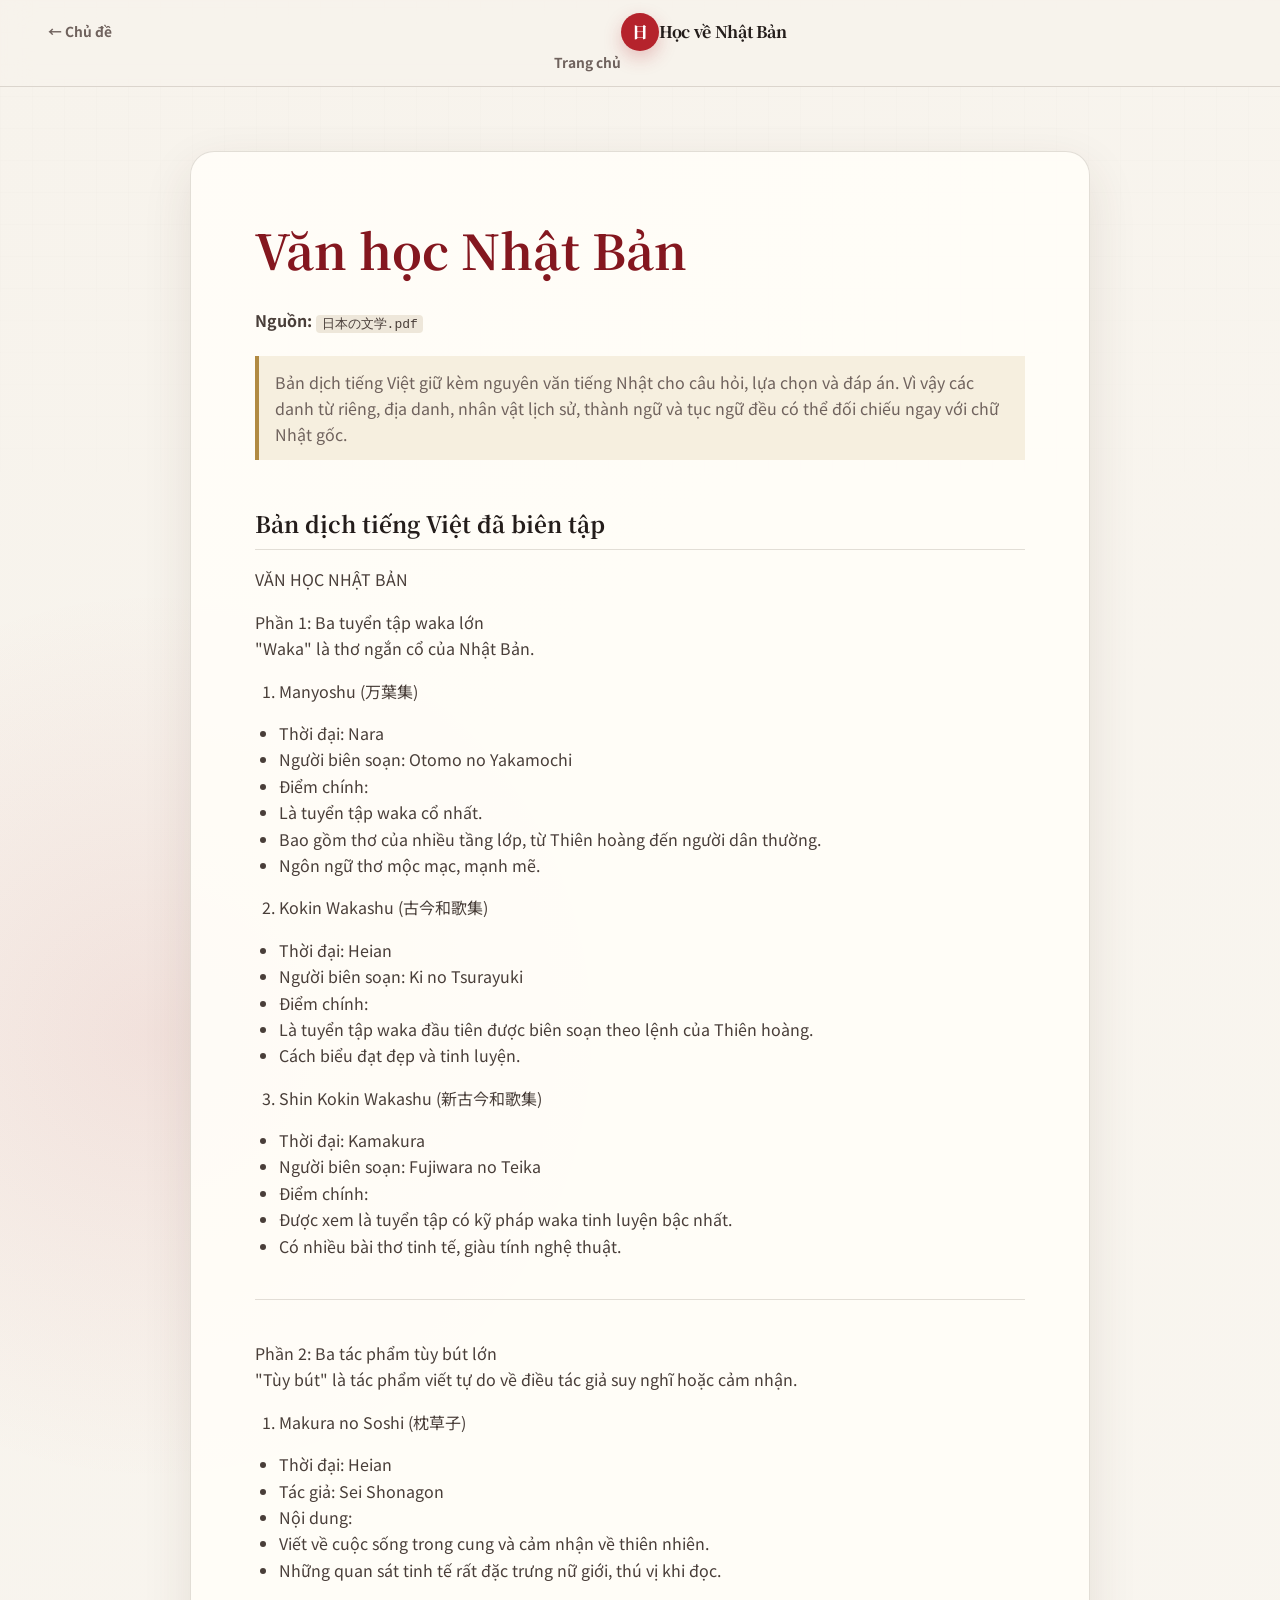
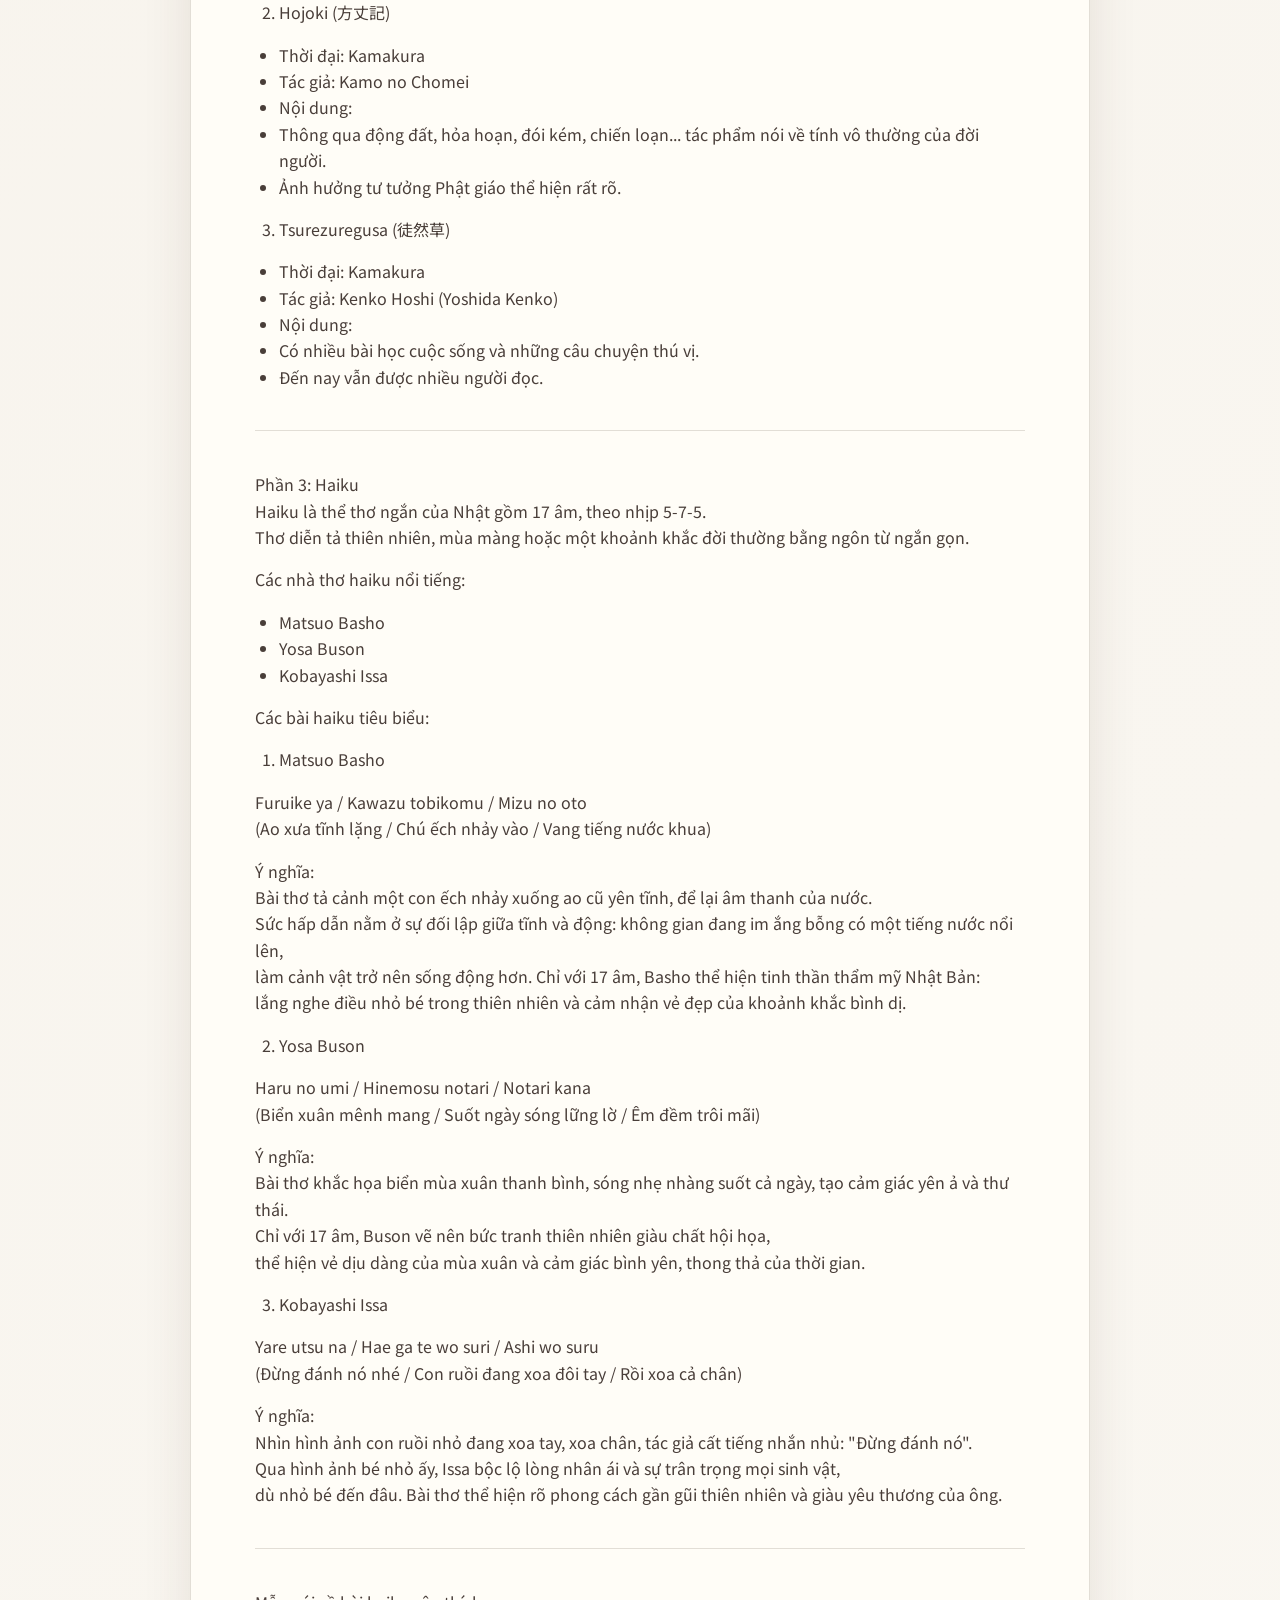
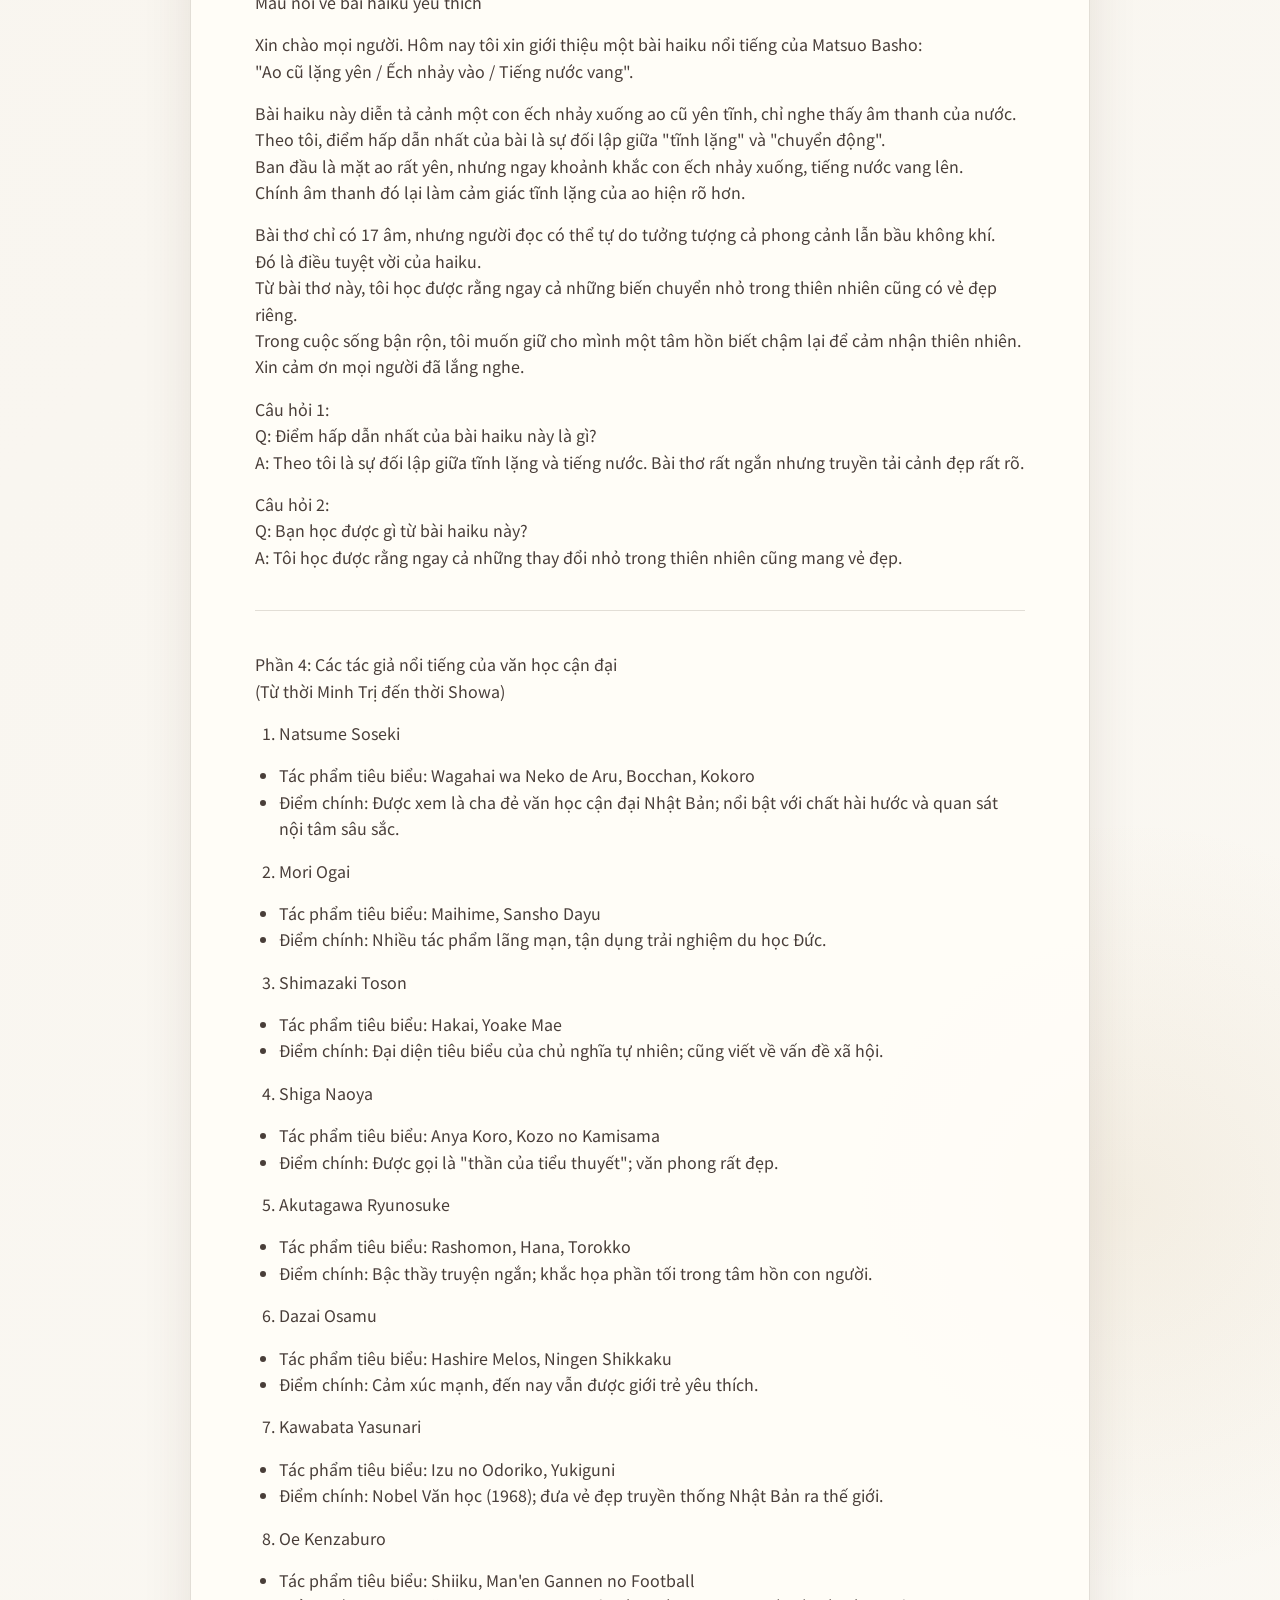
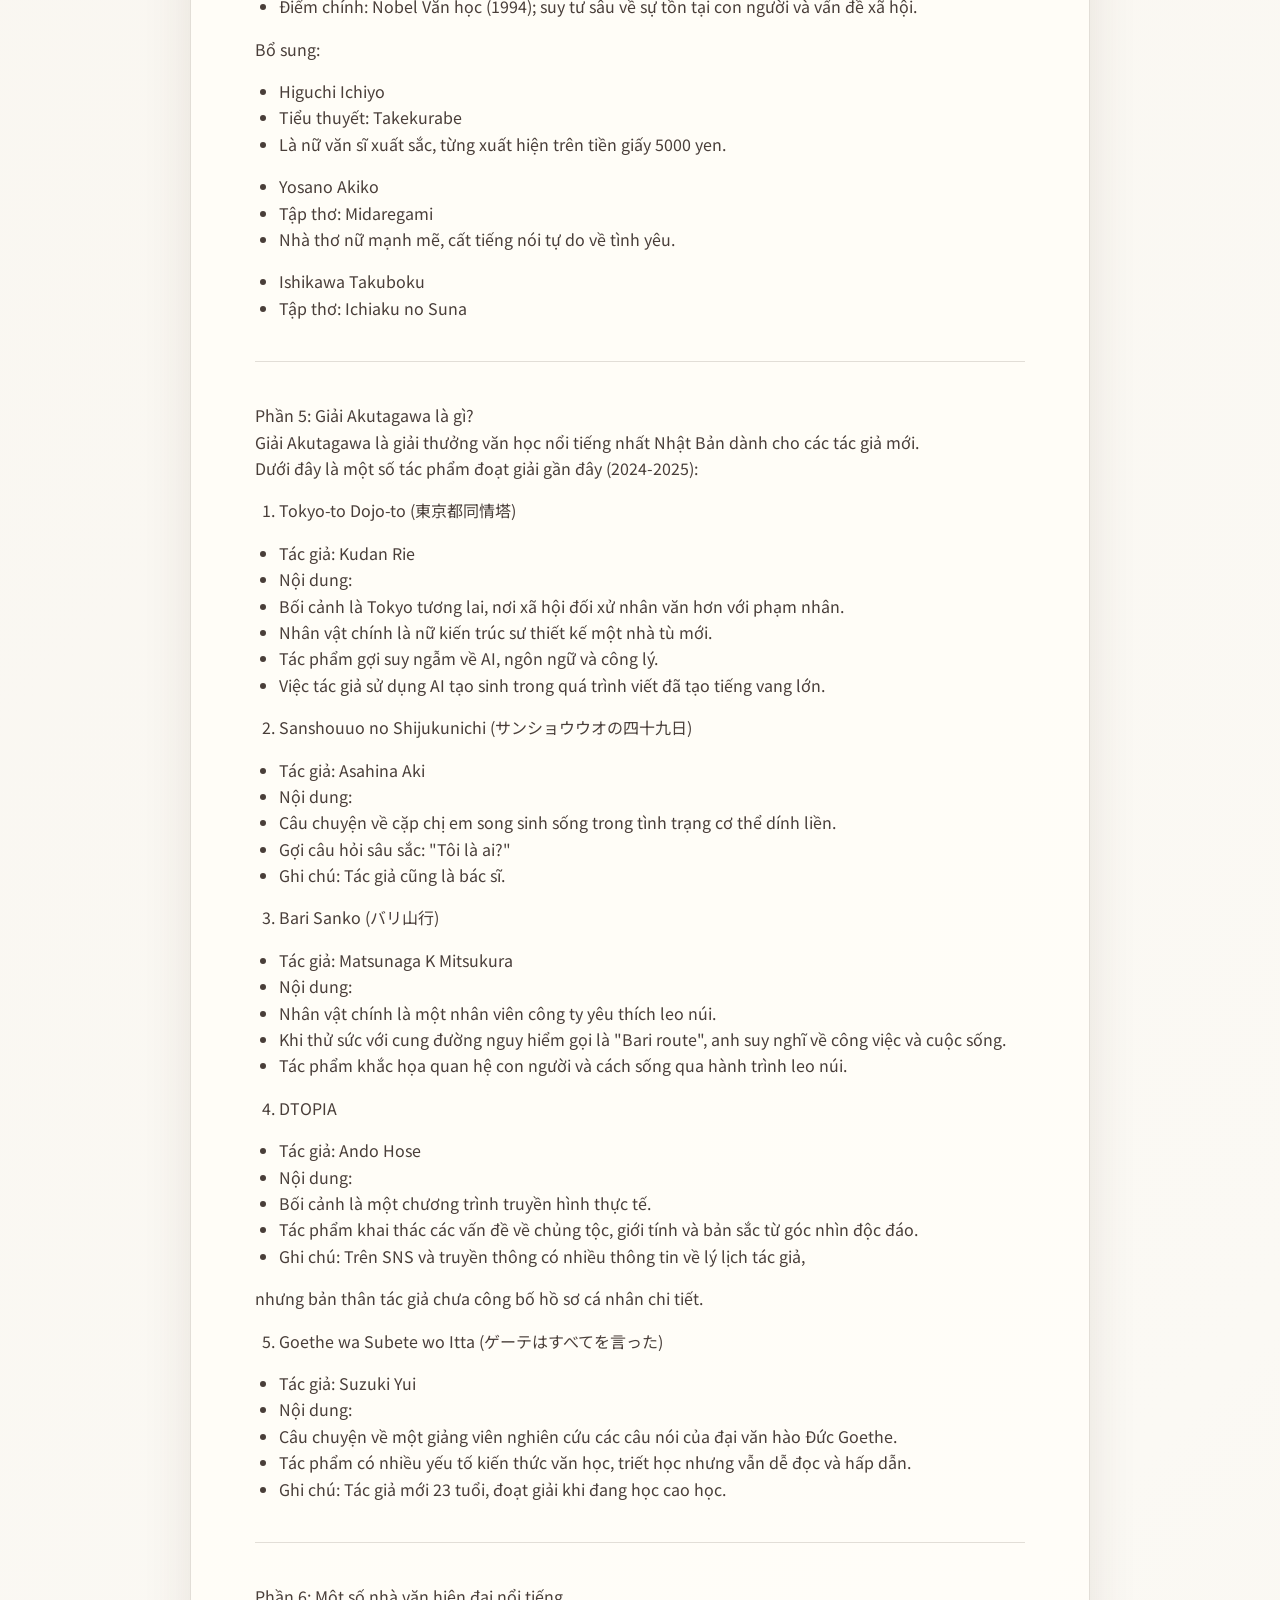
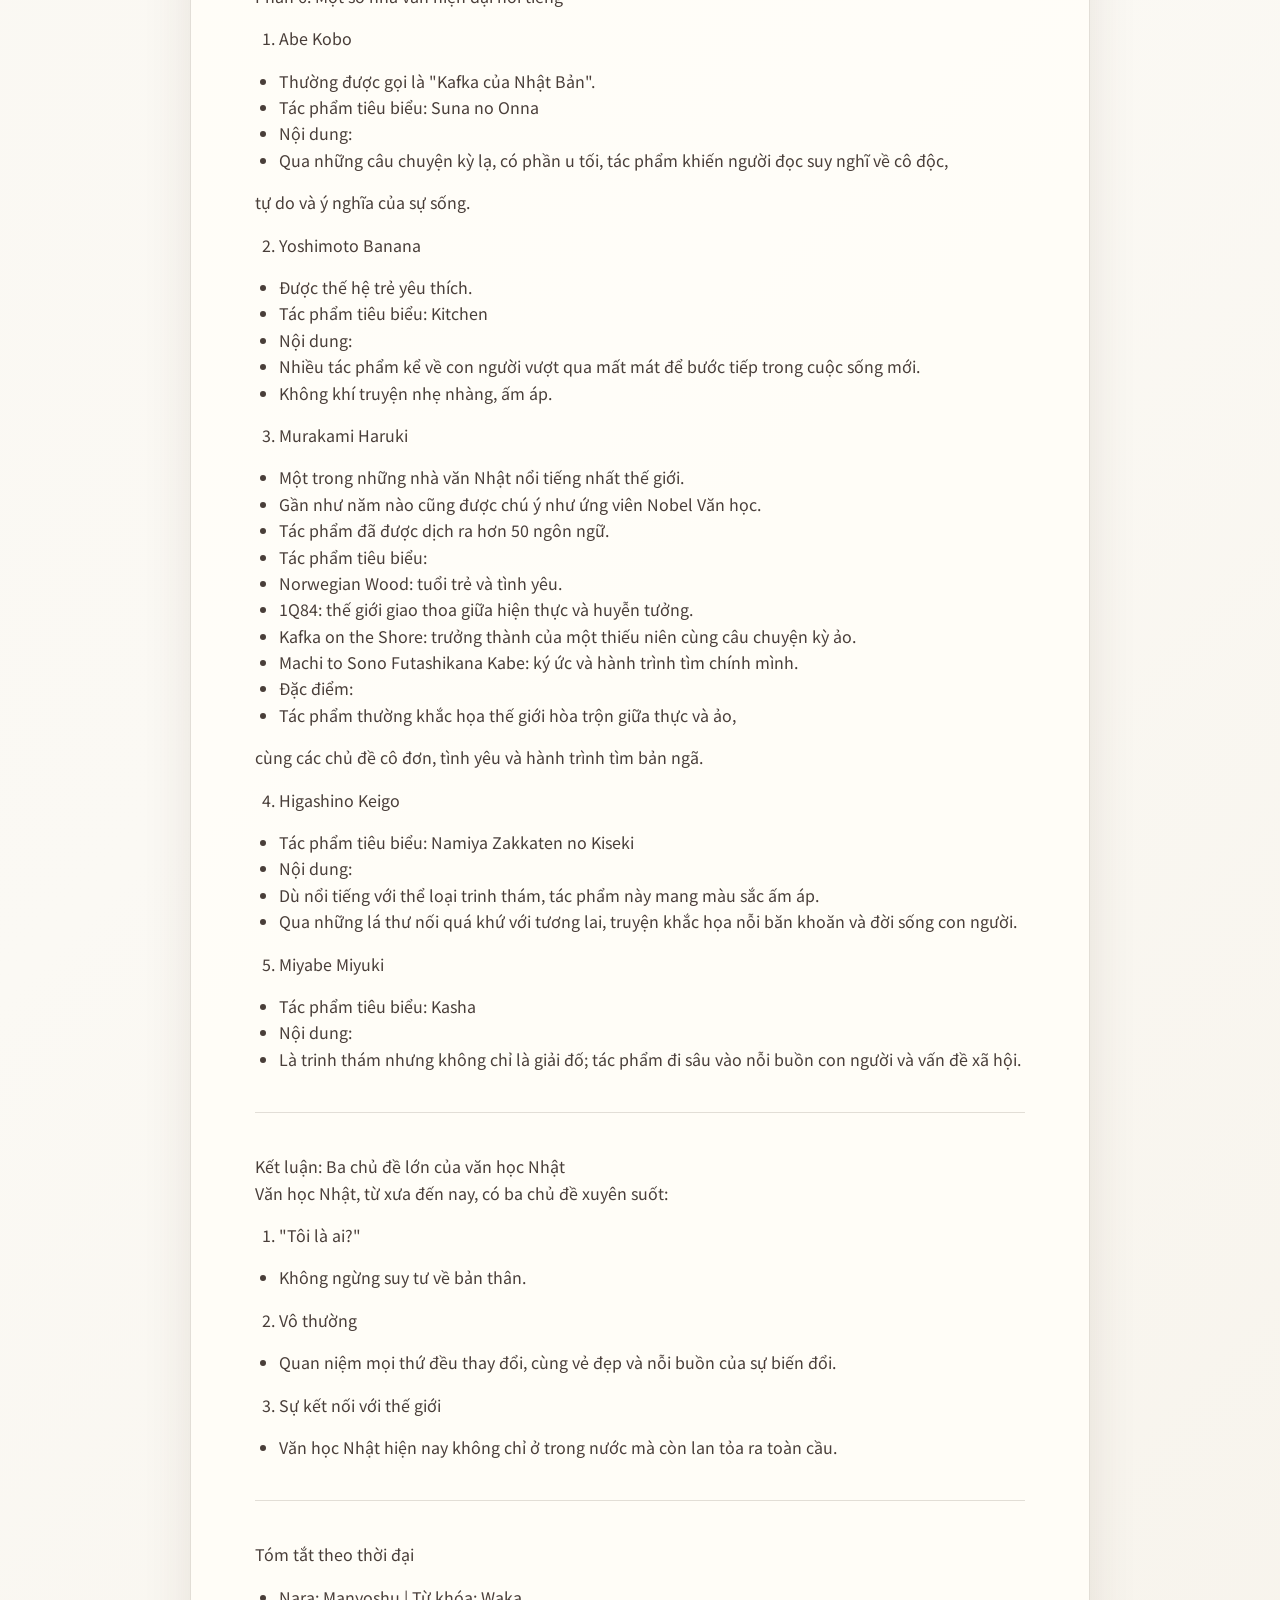
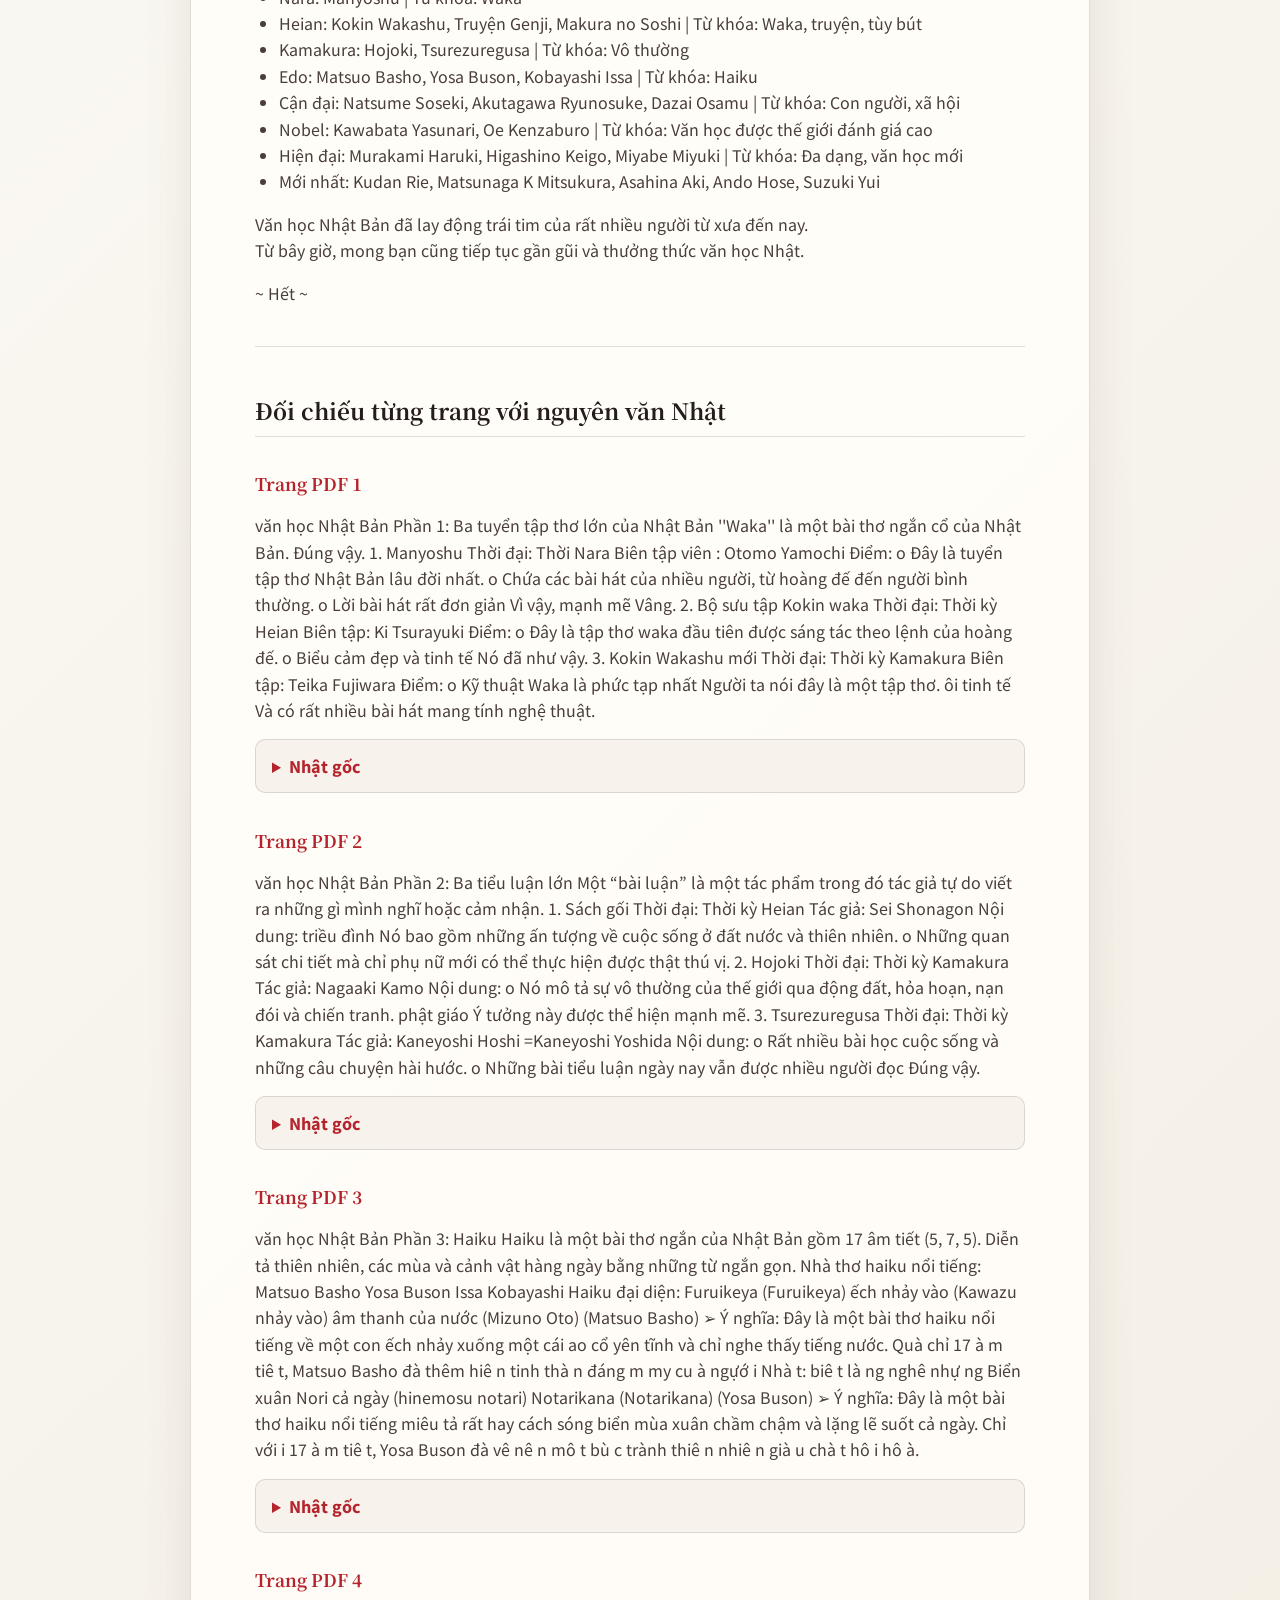
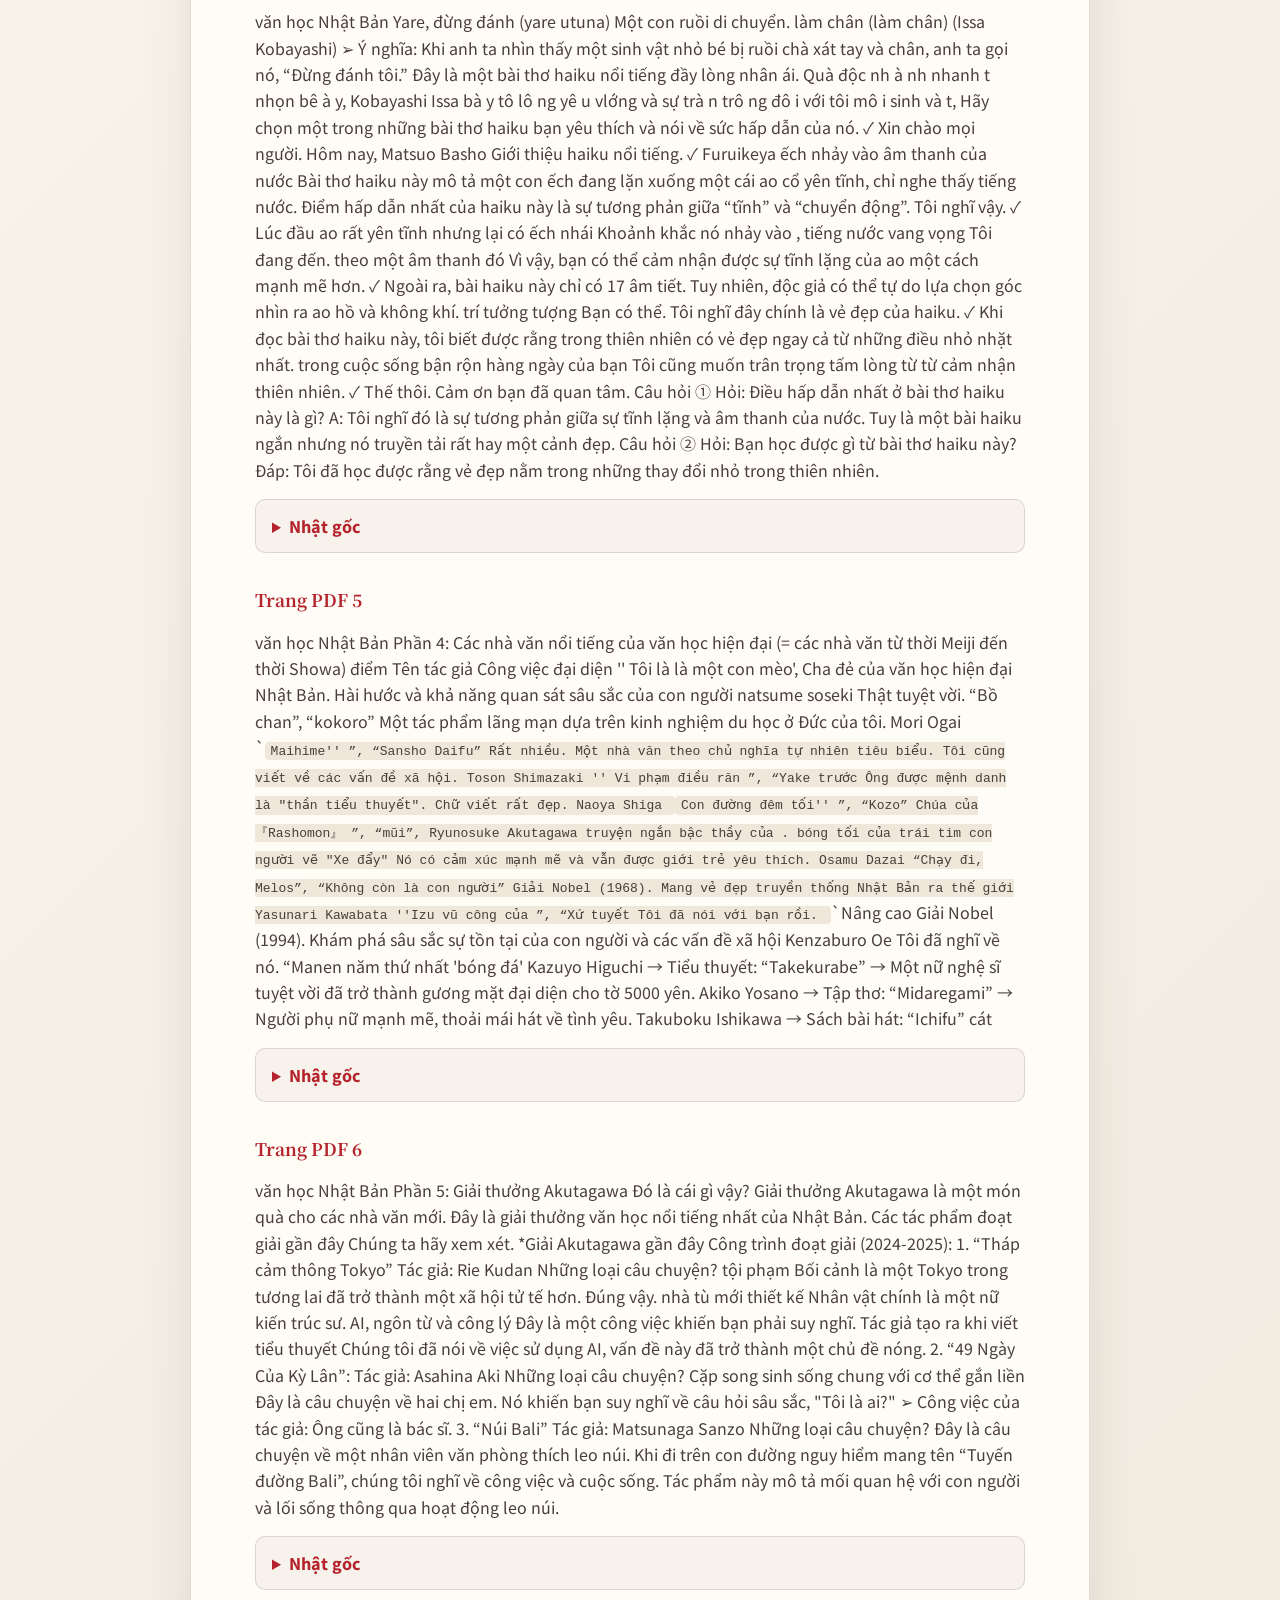
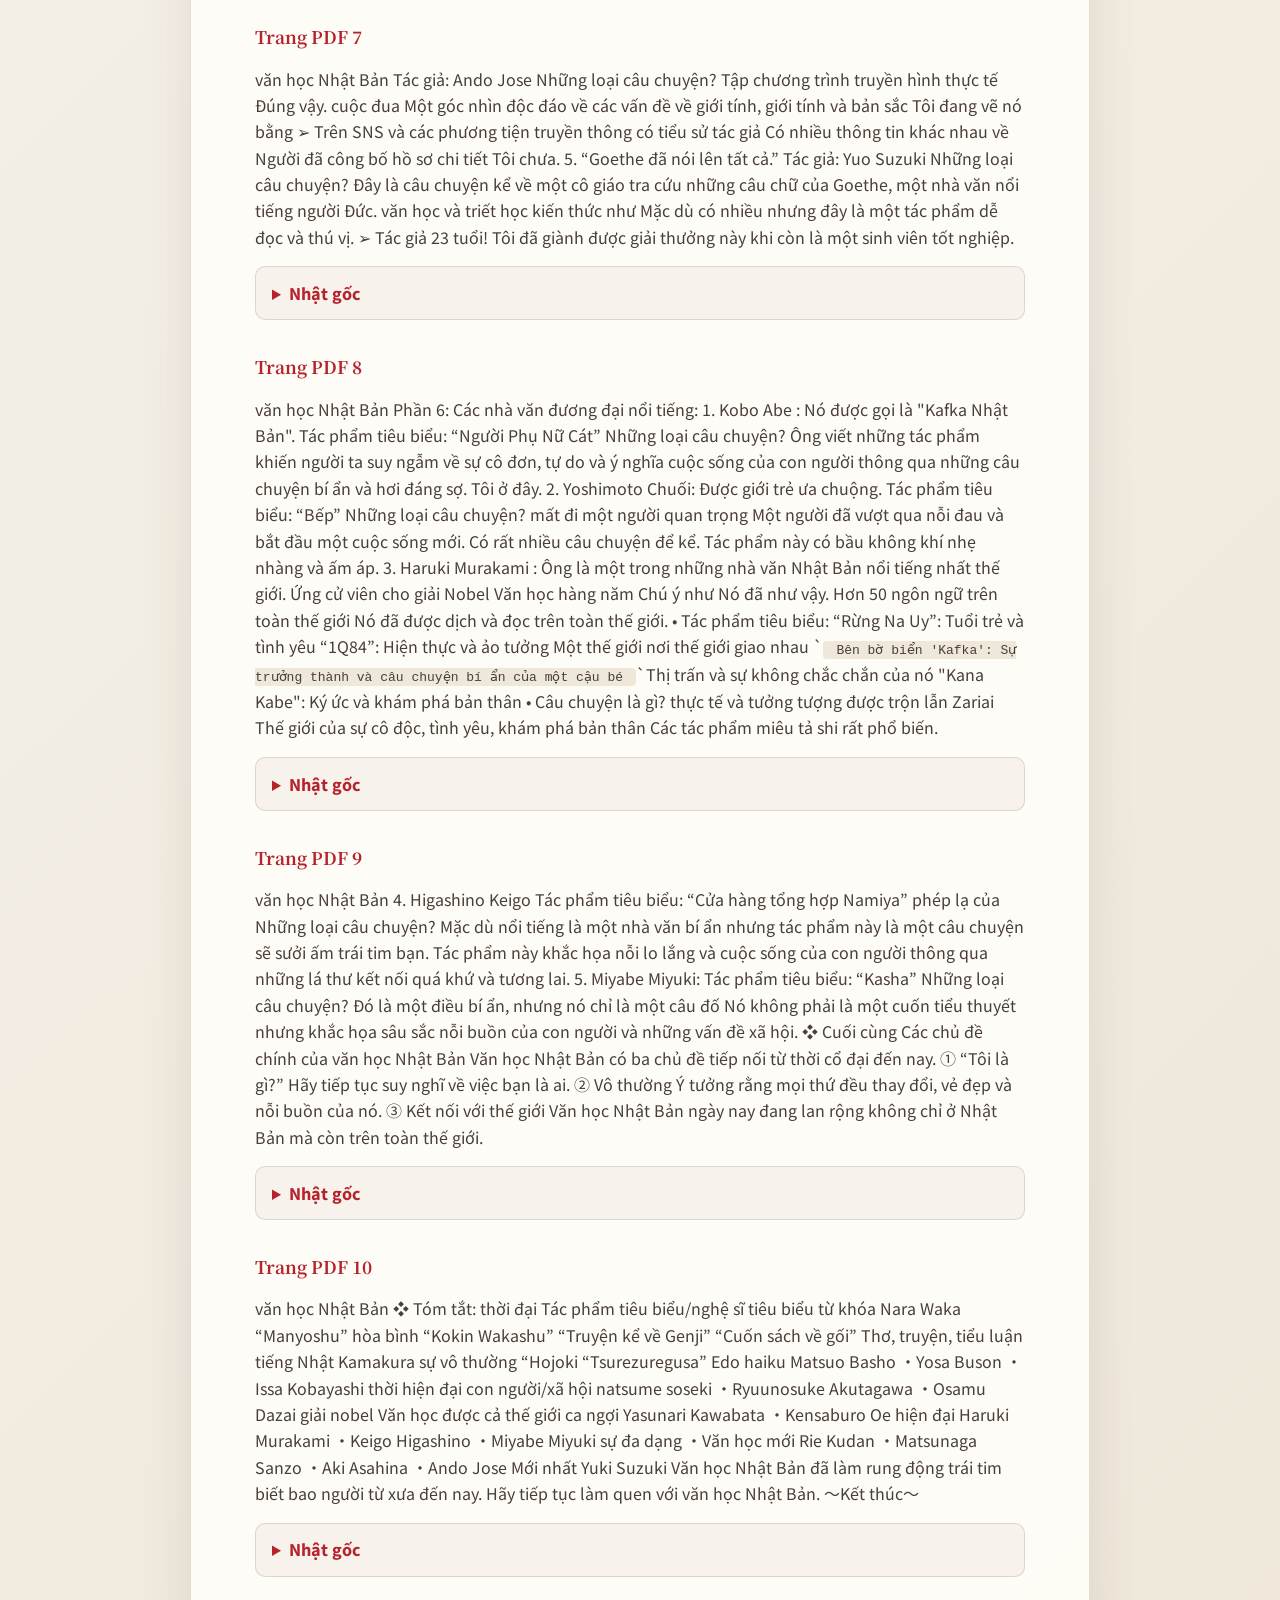
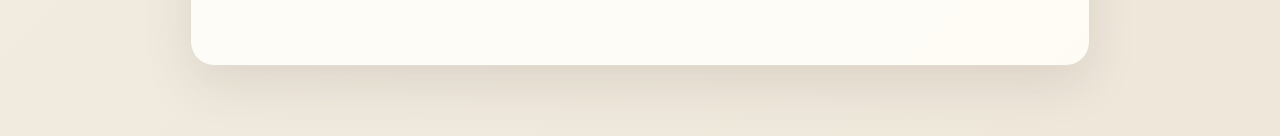
<file: japanese/materials/10.html>
<!DOCTYPE html>
<html lang="vi">
<head>
  <meta charset="UTF-8">
  <meta name="viewport" content="width=device-width, initial-scale=1.0">
  <meta name="description" content="Tổng quan các tác phẩm, tác giả và giai đoạn văn học Nhật Bản.">
  <title>Văn học Nhật Bản | Học về Nhật Bản</title>
  <link rel="stylesheet" href="../style.css">
</head>
<body class="material-page">
  <header class="site-header material-header">
    <a class="back-link" href="../" aria-label="Quay lại danh sách chủ đề">← Chủ đề</a>
    <span class="brand-mark" aria-hidden="true">日</span>
    <span class="header-title">Học về Nhật Bản</span>
    <a class="home-link" href="../../">Trang chủ</a>
  </header>
  <main class="material-shell">
    <article class="material-content">
<h1>Văn học Nhật Bản</h1>
<p><strong>Nguồn:</strong> <code>日本の文学.pdf</code></p>
<blockquote>Bản dịch tiếng Việt giữ kèm nguyên văn tiếng Nhật cho câu hỏi, lựa chọn và đáp án. Vì vậy các danh từ riêng, địa danh, nhân vật lịch sử, thành ngữ và tục ngữ đều có thể đối chiếu ngay với chữ Nhật gốc.</blockquote>
<h2>Bản dịch tiếng Việt đã biên tập</h2>
<p>VĂN HỌC NHẬT BẢN</p>
<p>Phần 1: Ba tuyển tập waka lớn<br>&quot;Waka&quot; là thơ ngắn cổ của Nhật Bản.</p>
<ol>
<li value="1">Manyoshu (万葉集)</li>
</ol>
<ul>
<li>Thời đại: Nara</li>
<li>Người biên soạn: Otomo no Yakamochi</li>
<li>Điểm chính:</li>
<li>Là tuyển tập waka cổ nhất.</li>
<li>Bao gồm thơ của nhiều tầng lớp, từ Thiên hoàng đến người dân thường.</li>
<li>Ngôn ngữ thơ mộc mạc, mạnh mẽ.</li>
</ul>
<ol>
<li value="2">Kokin Wakashu (古今和歌集)</li>
</ol>
<ul>
<li>Thời đại: Heian</li>
<li>Người biên soạn: Ki no Tsurayuki</li>
<li>Điểm chính:</li>
<li>Là tuyển tập waka đầu tiên được biên soạn theo lệnh của Thiên hoàng.</li>
<li>Cách biểu đạt đẹp và tinh luyện.</li>
</ul>
<ol>
<li value="3">Shin Kokin Wakashu (新古今和歌集)</li>
</ol>
<ul>
<li>Thời đại: Kamakura</li>
<li>Người biên soạn: Fujiwara no Teika</li>
<li>Điểm chính:</li>
<li>Được xem là tuyển tập có kỹ pháp waka tinh luyện bậc nhất.</li>
<li>Có nhiều bài thơ tinh tế, giàu tính nghệ thuật.</li>
</ul>
<hr>
<p>Phần 2: Ba tác phẩm tùy bút lớn<br>&quot;Tùy bút&quot; là tác phẩm viết tự do về điều tác giả suy nghĩ hoặc cảm nhận.</p>
<ol>
<li value="1">Makura no Soshi (枕草子)</li>
</ol>
<ul>
<li>Thời đại: Heian</li>
<li>Tác giả: Sei Shonagon</li>
<li>Nội dung:</li>
<li>Viết về cuộc sống trong cung và cảm nhận về thiên nhiên.</li>
<li>Những quan sát tinh tế rất đặc trưng nữ giới, thú vị khi đọc.</li>
</ul>
<ol>
<li value="2">Hojoki (方丈記)</li>
</ol>
<ul>
<li>Thời đại: Kamakura</li>
<li>Tác giả: Kamo no Chomei</li>
<li>Nội dung:</li>
<li>Thông qua động đất, hỏa hoạn, đói kém, chiến loạn... tác phẩm nói về tính vô thường của đời người.</li>
<li>Ảnh hưởng tư tưởng Phật giáo thể hiện rất rõ.</li>
</ul>
<ol>
<li value="3">Tsurezuregusa (徒然草)</li>
</ol>
<ul>
<li>Thời đại: Kamakura</li>
<li>Tác giả: Kenko Hoshi (Yoshida Kenko)</li>
<li>Nội dung:</li>
<li>Có nhiều bài học cuộc sống và những câu chuyện thú vị.</li>
<li>Đến nay vẫn được nhiều người đọc.</li>
</ul>
<hr>
<p>Phần 3: Haiku<br>Haiku là thể thơ ngắn của Nhật gồm 17 âm, theo nhịp 5-7-5.<br>Thơ diễn tả thiên nhiên, mùa màng hoặc một khoảnh khắc đời thường bằng ngôn từ ngắn gọn.</p>
<p>Các nhà thơ haiku nổi tiếng:</p>
<ul>
<li>Matsuo Basho</li>
<li>Yosa Buson</li>
<li>Kobayashi Issa</li>
</ul>
<p>Các bài haiku tiêu biểu:</p>
<ol>
<li value="1">Matsuo Basho</li>
</ol>
<p>Furuike ya / Kawazu tobikomu / Mizu no oto<br>(Ao xưa tĩnh lặng / Chú ếch nhảy vào / Vang tiếng nước khua)</p>
<p>Ý nghĩa:<br>Bài thơ tả cảnh một con ếch nhảy xuống ao cũ yên tĩnh, để lại âm thanh của nước.<br>Sức hấp dẫn nằm ở sự đối lập giữa tĩnh và động: không gian đang im ắng bỗng có một tiếng nước nổi lên,<br>làm cảnh vật trở nên sống động hơn. Chỉ với 17 âm, Basho thể hiện tinh thần thẩm mỹ Nhật Bản:<br>lắng nghe điều nhỏ bé trong thiên nhiên và cảm nhận vẻ đẹp của khoảnh khắc bình dị.</p>
<ol>
<li value="2">Yosa Buson</li>
</ol>
<p>Haru no umi / Hinemosu notari / Notari kana<br>(Biển xuân mênh mang / Suốt ngày sóng lững lờ / Êm đềm trôi mãi)</p>
<p>Ý nghĩa:<br>Bài thơ khắc họa biển mùa xuân thanh bình, sóng nhẹ nhàng suốt cả ngày, tạo cảm giác yên ả và thư thái.<br>Chỉ với 17 âm, Buson vẽ nên bức tranh thiên nhiên giàu chất hội họa,<br>thể hiện vẻ dịu dàng của mùa xuân và cảm giác bình yên, thong thả của thời gian.</p>
<ol>
<li value="3">Kobayashi Issa</li>
</ol>
<p>Yare utsu na / Hae ga te wo suri / Ashi wo suru<br>(Đừng đánh nó nhé / Con ruồi đang xoa đôi tay / Rồi xoa cả chân)</p>
<p>Ý nghĩa:<br>Nhìn hình ảnh con ruồi nhỏ đang xoa tay, xoa chân, tác giả cất tiếng nhắn nhủ: &quot;Đừng đánh nó&quot;.<br>Qua hình ảnh bé nhỏ ấy, Issa bộc lộ lòng nhân ái và sự trân trọng mọi sinh vật,<br>dù nhỏ bé đến đâu. Bài thơ thể hiện rõ phong cách gần gũi thiên nhiên và giàu yêu thương của ông.</p>
<hr>
<p>Mẫu nói về bài haiku yêu thích</p>
<p>Xin chào mọi người. Hôm nay tôi xin giới thiệu một bài haiku nổi tiếng của Matsuo Basho:<br>&quot;Ao cũ lặng yên / Ếch nhảy vào / Tiếng nước vang&quot;.</p>
<p>Bài haiku này diễn tả cảnh một con ếch nhảy xuống ao cũ yên tĩnh, chỉ nghe thấy âm thanh của nước.<br>Theo tôi, điểm hấp dẫn nhất của bài là sự đối lập giữa &quot;tĩnh lặng&quot; và &quot;chuyển động&quot;.<br>Ban đầu là mặt ao rất yên, nhưng ngay khoảnh khắc con ếch nhảy xuống, tiếng nước vang lên.<br>Chính âm thanh đó lại làm cảm giác tĩnh lặng của ao hiện rõ hơn.</p>
<p>Bài thơ chỉ có 17 âm, nhưng người đọc có thể tự do tưởng tượng cả phong cảnh lẫn bầu không khí.<br>Đó là điều tuyệt vời của haiku.<br>Từ bài thơ này, tôi học được rằng ngay cả những biến chuyển nhỏ trong thiên nhiên cũng có vẻ đẹp riêng.<br>Trong cuộc sống bận rộn, tôi muốn giữ cho mình một tâm hồn biết chậm lại để cảm nhận thiên nhiên.<br>Xin cảm ơn mọi người đã lắng nghe.</p>
<p>Câu hỏi 1:<br>Q: Điểm hấp dẫn nhất của bài haiku này là gì?<br>A: Theo tôi là sự đối lập giữa tĩnh lặng và tiếng nước. Bài thơ rất ngắn nhưng truyền tải cảnh đẹp rất rõ.</p>
<p>Câu hỏi 2:<br>Q: Bạn học được gì từ bài haiku này?<br>A: Tôi học được rằng ngay cả những thay đổi nhỏ trong thiên nhiên cũng mang vẻ đẹp.</p>
<hr>
<p>Phần 4: Các tác giả nổi tiếng của văn học cận đại<br>(Từ thời Minh Trị đến thời Showa)</p>
<ol>
<li value="1">Natsume Soseki</li>
</ol>
<ul>
<li>Tác phẩm tiêu biểu: Wagahai wa Neko de Aru, Bocchan, Kokoro</li>
<li>Điểm chính: Được xem là cha đẻ văn học cận đại Nhật Bản; nổi bật với chất hài hước và quan sát nội tâm sâu sắc.</li>
</ul>
<ol>
<li value="2">Mori Ogai</li>
</ol>
<ul>
<li>Tác phẩm tiêu biểu: Maihime, Sansho Dayu</li>
<li>Điểm chính: Nhiều tác phẩm lãng mạn, tận dụng trải nghiệm du học Đức.</li>
</ul>
<ol>
<li value="3">Shimazaki Toson</li>
</ol>
<ul>
<li>Tác phẩm tiêu biểu: Hakai, Yoake Mae</li>
<li>Điểm chính: Đại diện tiêu biểu của chủ nghĩa tự nhiên; cũng viết về vấn đề xã hội.</li>
</ul>
<ol>
<li value="4">Shiga Naoya</li>
</ol>
<ul>
<li>Tác phẩm tiêu biểu: Anya Koro, Kozo no Kamisama</li>
<li>Điểm chính: Được gọi là &quot;thần của tiểu thuyết&quot;; văn phong rất đẹp.</li>
</ul>
<ol>
<li value="5">Akutagawa Ryunosuke</li>
</ol>
<ul>
<li>Tác phẩm tiêu biểu: Rashomon, Hana, Torokko</li>
<li>Điểm chính: Bậc thầy truyện ngắn; khắc họa phần tối trong tâm hồn con người.</li>
</ul>
<ol>
<li value="6">Dazai Osamu</li>
</ol>
<ul>
<li>Tác phẩm tiêu biểu: Hashire Melos, Ningen Shikkaku</li>
<li>Điểm chính: Cảm xúc mạnh, đến nay vẫn được giới trẻ yêu thích.</li>
</ul>
<ol>
<li value="7">Kawabata Yasunari</li>
</ol>
<ul>
<li>Tác phẩm tiêu biểu: Izu no Odoriko, Yukiguni</li>
<li>Điểm chính: Nobel Văn học (1968); đưa vẻ đẹp truyền thống Nhật Bản ra thế giới.</li>
</ul>
<ol>
<li value="8">Oe Kenzaburo</li>
</ol>
<ul>
<li>Tác phẩm tiêu biểu: Shiiku, Man&#39;en Gannen no Football</li>
<li>Điểm chính: Nobel Văn học (1994); suy tư sâu về sự tồn tại con người và vấn đề xã hội.</li>
</ul>
<p>Bổ sung:</p>
<ul>
<li>Higuchi Ichiyo</li>
<li>Tiểu thuyết: Takekurabe</li>
<li>Là nữ văn sĩ xuất sắc, từng xuất hiện trên tiền giấy 5000 yen.</li>
</ul>
<ul>
<li>Yosano Akiko</li>
<li>Tập thơ: Midaregami</li>
<li>Nhà thơ nữ mạnh mẽ, cất tiếng nói tự do về tình yêu.</li>
</ul>
<ul>
<li>Ishikawa Takuboku</li>
<li>Tập thơ: Ichiaku no Suna</li>
</ul>
<hr>
<p>Phần 5: Giải Akutagawa là gì?<br>Giải Akutagawa là giải thưởng văn học nổi tiếng nhất Nhật Bản dành cho các tác giả mới.<br>Dưới đây là một số tác phẩm đoạt giải gần đây (2024-2025):</p>
<ol>
<li value="1">Tokyo-to Dojo-to (東京都同情塔)</li>
</ol>
<ul>
<li>Tác giả: Kudan Rie</li>
<li>Nội dung:</li>
<li>Bối cảnh là Tokyo tương lai, nơi xã hội đối xử nhân văn hơn với phạm nhân.</li>
<li>Nhân vật chính là nữ kiến trúc sư thiết kế một nhà tù mới.</li>
<li>Tác phẩm gợi suy ngẫm về AI, ngôn ngữ và công lý.</li>
<li>Việc tác giả sử dụng AI tạo sinh trong quá trình viết đã tạo tiếng vang lớn.</li>
</ul>
<ol>
<li value="2">Sanshouuo no Shijukunichi (サンショウウオの四十九日)</li>
</ol>
<ul>
<li>Tác giả: Asahina Aki</li>
<li>Nội dung:</li>
<li>Câu chuyện về cặp chị em song sinh sống trong tình trạng cơ thể dính liền.</li>
<li>Gợi câu hỏi sâu sắc: &quot;Tôi là ai?&quot;</li>
<li>Ghi chú: Tác giả cũng là bác sĩ.</li>
</ul>
<ol>
<li value="3">Bari Sanko (バリ山行)</li>
</ol>
<ul>
<li>Tác giả: Matsunaga K Mitsukura</li>
<li>Nội dung:</li>
<li>Nhân vật chính là một nhân viên công ty yêu thích leo núi.</li>
<li>Khi thử sức với cung đường nguy hiểm gọi là &quot;Bari route&quot;, anh suy nghĩ về công việc và cuộc sống.</li>
<li>Tác phẩm khắc họa quan hệ con người và cách sống qua hành trình leo núi.</li>
</ul>
<ol>
<li value="4">DTOPIA</li>
</ol>
<ul>
<li>Tác giả: Ando Hose</li>
<li>Nội dung:</li>
<li>Bối cảnh là một chương trình truyền hình thực tế.</li>
<li>Tác phẩm khai thác các vấn đề về chủng tộc, giới tính và bản sắc từ góc nhìn độc đáo.</li>
<li>Ghi chú: Trên SNS và truyền thông có nhiều thông tin về lý lịch tác giả,</li>
</ul>
<p>nhưng bản thân tác giả chưa công bố hồ sơ cá nhân chi tiết.</p>
<ol>
<li value="5">Goethe wa Subete wo Itta (ゲーテはすべてを言った)</li>
</ol>
<ul>
<li>Tác giả: Suzuki Yui</li>
<li>Nội dung:</li>
<li>Câu chuyện về một giảng viên nghiên cứu các câu nói của đại văn hào Đức Goethe.</li>
<li>Tác phẩm có nhiều yếu tố kiến thức văn học, triết học nhưng vẫn dễ đọc và hấp dẫn.</li>
<li>Ghi chú: Tác giả mới 23 tuổi, đoạt giải khi đang học cao học.</li>
</ul>
<hr>
<p>Phần 6: Một số nhà văn hiện đại nổi tiếng</p>
<ol>
<li value="1">Abe Kobo</li>
</ol>
<ul>
<li>Thường được gọi là &quot;Kafka của Nhật Bản&quot;.</li>
<li>Tác phẩm tiêu biểu: Suna no Onna</li>
<li>Nội dung:</li>
<li>Qua những câu chuyện kỳ lạ, có phần u tối, tác phẩm khiến người đọc suy nghĩ về cô độc,</li>
</ul>
<p>tự do và ý nghĩa của sự sống.</p>
<ol>
<li value="2">Yoshimoto Banana</li>
</ol>
<ul>
<li>Được thế hệ trẻ yêu thích.</li>
<li>Tác phẩm tiêu biểu: Kitchen</li>
<li>Nội dung:</li>
<li>Nhiều tác phẩm kể về con người vượt qua mất mát để bước tiếp trong cuộc sống mới.</li>
<li>Không khí truyện nhẹ nhàng, ấm áp.</li>
</ul>
<ol>
<li value="3">Murakami Haruki</li>
</ol>
<ul>
<li>Một trong những nhà văn Nhật nổi tiếng nhất thế giới.</li>
<li>Gần như năm nào cũng được chú ý như ứng viên Nobel Văn học.</li>
<li>Tác phẩm đã được dịch ra hơn 50 ngôn ngữ.</li>
<li>Tác phẩm tiêu biểu:</li>
<li>Norwegian Wood: tuổi trẻ và tình yêu.</li>
<li>1Q84: thế giới giao thoa giữa hiện thực và huyễn tưởng.</li>
<li>Kafka on the Shore: trưởng thành của một thiếu niên cùng câu chuyện kỳ ảo.</li>
<li>Machi to Sono Futashikana Kabe: ký ức và hành trình tìm chính mình.</li>
<li>Đặc điểm:</li>
<li>Tác phẩm thường khắc họa thế giới hòa trộn giữa thực và ảo,</li>
</ul>
<p>cùng các chủ đề cô đơn, tình yêu và hành trình tìm bản ngã.</p>
<ol>
<li value="4">Higashino Keigo</li>
</ol>
<ul>
<li>Tác phẩm tiêu biểu: Namiya Zakkaten no Kiseki</li>
<li>Nội dung:</li>
<li>Dù nổi tiếng với thể loại trinh thám, tác phẩm này mang màu sắc ấm áp.</li>
<li>Qua những lá thư nối quá khứ với tương lai, truyện khắc họa nỗi băn khoăn và đời sống con người.</li>
</ul>
<ol>
<li value="5">Miyabe Miyuki</li>
</ol>
<ul>
<li>Tác phẩm tiêu biểu: Kasha</li>
<li>Nội dung:</li>
<li>Là trinh thám nhưng không chỉ là giải đố; tác phẩm đi sâu vào nỗi buồn con người và vấn đề xã hội.</li>
</ul>
<hr>
<p>Kết luận: Ba chủ đề lớn của văn học Nhật<br>Văn học Nhật, từ xưa đến nay, có ba chủ đề xuyên suốt:</p>
<ol>
<li value="1">&quot;Tôi là ai?&quot;</li>
</ol>
<ul>
<li>Không ngừng suy tư về bản thân.</li>
</ul>
<ol>
<li value="2">Vô thường</li>
</ol>
<ul>
<li>Quan niệm mọi thứ đều thay đổi, cùng vẻ đẹp và nỗi buồn của sự biến đổi.</li>
</ul>
<ol>
<li value="3">Sự kết nối với thế giới</li>
</ol>
<ul>
<li>Văn học Nhật hiện nay không chỉ ở trong nước mà còn lan tỏa ra toàn cầu.</li>
</ul>
<hr>
<p>Tóm tắt theo thời đại</p>
<ul>
<li>Nara: Manyoshu | Từ khóa: Waka</li>
<li>Heian: Kokin Wakashu, Truyện Genji, Makura no Soshi | Từ khóa: Waka, truyện, tùy bút</li>
<li>Kamakura: Hojoki, Tsurezuregusa | Từ khóa: Vô thường</li>
<li>Edo: Matsuo Basho, Yosa Buson, Kobayashi Issa | Từ khóa: Haiku</li>
<li>Cận đại: Natsume Soseki, Akutagawa Ryunosuke, Dazai Osamu | Từ khóa: Con người, xã hội</li>
<li>Nobel: Kawabata Yasunari, Oe Kenzaburo | Từ khóa: Văn học được thế giới đánh giá cao</li>
<li>Hiện đại: Murakami Haruki, Higashino Keigo, Miyabe Miyuki | Từ khóa: Đa dạng, văn học mới</li>
<li>Mới nhất: Kudan Rie, Matsunaga K Mitsukura, Asahina Aki, Ando Hose, Suzuki Yui</li>
</ul>
<p>Văn học Nhật Bản đã lay động trái tim của rất nhiều người từ xưa đến nay.<br>Từ bây giờ, mong bạn cũng tiếp tục gần gũi và thưởng thức văn học Nhật.</p>
<p>~ Hết ~</p>
<hr>
<h2>Đối chiếu từng trang với nguyên văn Nhật</h2>
<h3>Trang PDF 1</h3>
<p>văn học Nhật Bản Phần 1: Ba tuyển tập thơ lớn của Nhật Bản &#39;&#39;Waka&#39;&#39; là một bài thơ ngắn cổ của Nhật Bản. Đúng vậy. 1. Manyoshu Thời đại: Thời Nara Biên tập viên : Otomo Yamochi Điểm: o Đây là tuyển tập thơ Nhật Bản lâu đời nhất. o Chứa các bài hát của nhiều người, từ hoàng đế đến người bình thường. o Lời bài hát rất đơn giản Vì vậy, mạnh mẽ Vâng. 2. Bộ sưu tập Kokin waka Thời đại: Thời kỳ Heian Biên tập: Ki Tsurayuki Điểm: o Đây là tập thơ waka đầu tiên được sáng tác theo lệnh của hoàng đế. o Biểu cảm đẹp và tinh tế Nó đã như vậy. 3. Kokin Wakashu mới Thời đại: Thời kỳ Kamakura Biên tập: Teika Fujiwara Điểm: o Kỹ thuật Waka là phức tạp nhất Người ta nói đây là một tập thơ. ôi tinh tế Và có rất nhiều bài hát mang tính nghệ thuật.</p>
<details>
<summary>Nhật gốc</summary>
<p>日本の文学<br>第1 部：三大和歌集<br>「和歌」とは、日本の古い短い詩<br>です。</p>
<ol>
<li value="1">万葉集</li>
</ol>
<p>時代：奈良時代<br>編者<br>：大伴家持<br>ポイント：<br>o 一番古い和歌集です。<br>o 天皇から普通の人まで、いろいろな人の歌が入っています。<br>o 歌の言葉は素朴<br>で、力強<br>いです。</p>
<ol>
<li value="2">古今和歌集</li>
</ol>
<p>時代：平安時代<br>編者：紀貫之<br>ポイント：<br>o 初めて天皇の命令で作られた和歌集です。<br>o 表現が美しく、洗練<br>されています。</p>
<ol>
<li value="3">新古今和歌集</li>
</ol>
<p>時代：鎌倉時代<br>編者：藤原定家<br>ポイント：<br>o 和歌の技法<br>が最も洗練<br>された歌集と言われています。<br>o 繊細<br>で、芸術的な歌が多いです。</p>
</details>
<h3>Trang PDF 2</h3>
<p>văn học Nhật Bản Phần 2: Ba tiểu luận lớn Một “bài luận” là một tác phẩm trong đó tác giả tự do viết ra những gì mình nghĩ hoặc cảm nhận. 1. Sách gối Thời đại: Thời kỳ Heian Tác giả: Sei Shonagon Nội dung: triều đình Nó bao gồm những ấn tượng về cuộc sống ở đất nước và thiên nhiên. o Những quan sát chi tiết mà chỉ phụ nữ mới có thể thực hiện được thật thú vị. 2. Hojoki Thời đại: Thời kỳ Kamakura Tác giả: Nagaaki Kamo Nội dung: o Nó mô tả sự vô thường của thế giới qua động đất, hỏa hoạn, nạn đói và chiến tranh. phật giáo Ý tưởng này được thể hiện mạnh mẽ. 3. Tsurezuregusa Thời đại: Thời kỳ Kamakura Tác giả: Kaneyoshi Hoshi =Kaneyoshi Yoshida Nội dung: o Rất nhiều bài học cuộc sống và những câu chuyện hài hước. o Những bài tiểu luận ngày nay vẫn được nhiều người đọc Đúng vậy.</p>
<details>
<summary>Nhật gốc</summary>
<p>日本の文学<br>第2 部：三大随筆<br>「随筆」とは、作者の思ったことや感じたことを自由に書いた作品です。</p>
<ol>
<li value="1">枕草子</li>
</ol>
<p>時代：平安時代<br>作者：清少納言<br>内容：<br>宮中<br>での生活や、自然についての感想が書かれています。<br>o 女性ならではの細かい観察がおもしろいです。</p>
<ol>
<li value="2">方丈記</li>
</ol>
<p>時代：鎌倉時代<br>作者：鴨長明<br>内容：<br>o 地震や火事、飢饉、戦乱などを通して、世の中の無常について書かれています。<br>仏教<br>の考え方が強く出ています。</p>
<ol>
<li value="3">徒然草</li>
</ol>
<p>時代：鎌倉時代<br>作者：兼好法師<br>＝吉田兼好<br>内容：<br>o 人生の教訓や、面白い話がたくさんあります。<br>o 今でも多くの人に読まれている随筆<br>です。</p>
</details>
<h3>Trang PDF 3</h3>
<p>văn học Nhật Bản Phần 3: Haiku Haiku là một bài thơ ngắn của Nhật Bản gồm 17 âm tiết (5, 7, 5). Diễn tả thiên nhiên, các mùa và cảnh vật hàng ngày bằng những từ ngắn gọn. Nhà thơ haiku nổi tiếng: Matsuo Basho Yosa Buson Issa Kobayashi Haiku đại diện: Furuikeya (Furuikeya) ếch nhảy vào (Kawazu nhảy vào) âm thanh của nước (Mizuno Oto) (Matsuo Basho) ➢ Ý nghĩa: Đây là một bài thơ haiku nổi tiếng về một con ếch nhảy xuống một cái ao cổ yên tĩnh và chỉ nghe thấy tiếng nước. Quà chỉ 17 à m tiê t, Matsuo Basho đà thêm hiê n tinh thà n đáng m my cu à ngựớ i Nhà t: biê t là ng nghê nhự ng Biển xuân Nori cả ngày (hinemosu notari) Notarikana (Notarikana) (Yosa Buson) ➢ Ý nghĩa: Đây là một bài thơ haiku nổi tiếng miêu tả rất hay cách sóng biển mùa xuân chầm chậm và lặng lẽ suốt cả ngày. Chỉ với i 17 à m tiê t, Yosa Buson đà vê nê n mô t bù c trành thiê n nhiê n già u chà t hô i hô à.</p>
<details>
<summary>Nhật gốc</summary>
<p>日本の文学<br>第３部：俳句<br>俳句は、五・七・五の17 音で作る、日本の短い詩です。<br>自然や季節、日常の一場面を短い言葉で表現します。<br>有名な俳人：<br>松尾芭蕉（まつおばしょう）<br>与謝蕪村（よさぶそん）<br>小林一茶（こばやしいっさ）<br>代表的な俳句：<br>古池や<br>（ふるいけや）<br>蛙飛びこむ<br>（かわずとびこむ）<br>水の音<br>（みずのおと）<br>（松尾芭蕉）<br>➢ 意味：<br>静かな古い池にカエルが飛び込み、水の音だけが聞こえる様子を表した、有名な俳句です。<br>Quà chỉ 17 à m tiê t, 松尾芭蕉 đà thê hiê n tinh thà n thà m my cu à ngựớ i Nhà t: biê t là ng nghê nhự ng<br>春の海（はるのうみ）<br>終日のたり（ひねもすのたり）<br>のたりかな（のたりかな）<br>（与謝蕪村）<br>➢ 意味：<br>春の海が一日中ゆったりと静かに波打つ様子を、美しく表した有名な俳句です。<br>Chỉ vớ i 17 à m tiê t, 与謝蕪村 đà vê nê n mô t bự c trành thiê n nhiê n già u chà t hô i hô à. Bà i thớ thê</p>
</details>
<h3>Trang PDF 4</h3>
<p>văn học Nhật Bản Yare, đừng đánh (yare utuna) Một con ruồi di chuyển. làm chân (làm chân) (Issa Kobayashi) ➢ Ý nghĩa: Khi anh ta nhìn thấy một sinh vật nhỏ bé bị ruồi chà xát tay và chân, anh ta gọi nó, “Đừng đánh tôi.” Đây là một bài thơ haiku nổi tiếng đầy lòng nhân ái. Quà độc nh à nh nhanh t nhọn bê à y, Kobayashi Issa bà y tô lô ng yê u vlớng và sự trà n trô ng đô i với tôi mô i sinh và t, Hãy chọn một trong những bài thơ haiku bạn yêu thích và nói về sức hấp dẫn của nó. ✓ Xin chào mọi người. Hôm nay, Matsuo Basho Giới thiệu haiku nổi tiếng. ✓ Furuikeya ếch nhảy vào âm thanh của nước Bài thơ haiku này mô tả một con ếch đang lặn xuống một cái ao cổ yên tĩnh, chỉ nghe thấy tiếng nước. Điểm hấp dẫn nhất của haiku này là sự tương phản giữa “tĩnh” và “chuyển động”. Tôi nghĩ vậy. ✓ Lúc đầu ao rất yên tĩnh nhưng lại có ếch nhái Khoảnh khắc nó nhảy vào , tiếng nước vang vọng Tôi đang đến. theo một âm thanh đó Vì vậy, bạn có thể cảm nhận được sự tĩnh lặng của ao một cách mạnh mẽ hơn. ✓ Ngoài ra, bài haiku này chỉ có 17 âm tiết. Tuy nhiên, độc giả có thể tự do lựa chọn góc nhìn ra ao hồ và không khí. trí tưởng tượng Bạn có thể. Tôi nghĩ đây chính là vẻ đẹp của haiku. ✓ Khi đọc bài thơ haiku này, tôi biết được rằng trong thiên nhiên có vẻ đẹp ngay cả từ những điều nhỏ nhặt nhất. trong cuộc sống bận rộn hàng ngày của bạn Tôi cũng muốn trân trọng tấm lòng từ từ cảm nhận thiên nhiên. ✓ Thế thôi. Cảm ơn bạn đã quan tâm. Câu hỏi ① Hỏi: Điều hấp dẫn nhất ở bài thơ haiku này là gì? A: Tôi nghĩ đó là sự tương phản giữa sự tĩnh lặng và âm thanh của nước. Tuy là một bài haiku ngắn nhưng nó truyền tải rất hay một cảnh đẹp. Câu hỏi ② Hỏi: Bạn học được gì từ bài thơ haiku này? Đáp: Tôi đã học được rằng vẻ đẹp nằm trong những thay đổi nhỏ trong thiên nhiên.</p>
<details>
<summary>Nhật gốc</summary>
<p>日本の文学<br>やれ打つな（やれうつな）<br>蝿が手をする（はえがてをする）<br>足をする（あしをする）<br>（小林一茶）<br>➢ 意味：<br>ハエが手や足をこすっている小さな命の姿を見て、「打たないで」と呼びかける、<br>やさしさにあふれた有名な俳句です。<br>Quà hỉ nh à nh rà t nhô bê à y, 小林一茶 bà y tô lô ng yê u thựớng và sự trà n trô ng đô i vớ i mô i sinh và t,<br>あなたの好きな俳句を一つ選んで、その魅力について話してください。<br>✓ 皆さん、こんにちは。今日は、松尾芭蕉<br>の有名な俳句を紹介します。<br>✓ 古池や<br>蛙<br>飛びこむ<br>水の音<br>この俳句は、静かな古い池に蛙が飛び込み、水の音だけが聞こえる様子を表しています。<br>この俳句の一番の魅力は、「静けさ」と「動き」の対比<br>だと思います。<br>✓ 最初は、とても静かな池ですが、蛙<br>が飛び込んだ瞬間<br>、水の音が響<br>きます。その一つの音に<br>よって、池の静けさがもっと強く感じられます。<br>✓ また、この俳句は、わずか十七音しかありません。しかし、読む人は池の景色や空気まで自由に<br>想像<br>することができます。これが俳句の素晴らしさだと思います。<br>✓ この俳句を読んで、自然の小さな出来事にも美しさがあることを学びました。忙しい毎日の中で<br>も、自然をゆっくり感じる心を大切にしたいと思います。<br>✓ 以上です。ご清聴、ありがとうございました。<br>質問①<br>Q：この俳句の一番の魅力は何ですか。<br>A：静けさと水の音の対比だと思います。短い俳句ですが、美しい情景がよく伝わります。<br>質問②<br>Q：あなたはこの俳句から何を学びましたか。<br>A：自然の小さな変化にも美しさがあることを学びました。</p>
</details>
<h3>Trang PDF 5</h3>
<p>văn học Nhật Bản Phần 4: Các nhà văn nổi tiếng của văn học hiện đại (= các nhà văn từ thời Meiji đến thời Showa) điểm Tên tác giả Công việc đại diện &#39;&#39; Tôi là là một con mèo&#39;, Cha đẻ của văn học hiện đại Nhật Bản. Hài hước và khả năng quan sát sâu sắc của con người natsume soseki Thật tuyệt vời. “Bồ chan”, “kokoro” Một tác phẩm lãng mạn dựa trên kinh nghiệm du học ở Đức của tôi. Mori Ogai `<code>Maihime&#39;&#39; ”, “Sansho Daifu” Rất nhiều. Một nhà văn theo chủ nghĩa tự nhiên tiêu biểu. Tôi cũng viết về các vấn đề xã hội. Toson Shimazaki &#39;&#39; Vi phạm điều răn ”, “Yake trước Ông được mệnh danh là &quot;thần tiểu thuyết&quot;. Chữ viết rất đẹp. Naoya Shiga </code><code>Con đường đêm tối&#39;&#39; ”, “Kozo” Chúa của 『Rashomon』 ”, “mũi”, Ryunosuke Akutagawa truyện ngắn bậc thầy của . bóng tối của trái tim con người vẽ &quot;Xe đẩy&quot; Nó có cảm xúc mạnh mẽ và vẫn được giới trẻ yêu thích. Osamu Dazai “Chạy đi, Melos”, “Không còn là con người” Giải Nobel (1968). Mang vẻ đẹp truyền thống Nhật Bản ra thế giới Yasunari Kawabata &#39;&#39;Izu vũ công của ”, “Xứ tuyết Tôi đã nói với bạn rồi. </code>`Nâng cao Giải Nobel (1994). Khám phá sâu sắc sự tồn tại của con người và các vấn đề xã hội Kenzaburo Oe Tôi đã nghĩ về nó. “Manen năm thứ nhất &#39;bóng đá&#39; Kazuyo Higuchi → Tiểu thuyết: “Takekurabe” → Một nữ nghệ sĩ tuyệt vời đã trở thành gương mặt đại diện cho tờ 5000 yên. Akiko Yosano → Tập thơ: “Midaregami” → Người phụ nữ mạnh mẽ, thoải mái hát về tình yêu. Takuboku Ishikawa → Sách bài hát: “Ichifu” cát</p>
<details>
<summary>Nhật gốc</summary>
<p>日本の文学<br>第４部：近代文学の有名な作家（= 明治時代から昭和時代までの作家）<br>ポイント<br>作家名<br>代表作<br>『吾輩<br>は猫である』、<br>日本の近代文学の父。ユーモアと深い人間観察が<br>夏目漱石<br>すごい。<br>『坊<br>ちゃん』、『心』<br>ドイツ留学の経験を生かした、ロマンチックな作品が<br>森鴎外<br>『舞姫<br>』、『山椒大夫<br>多い。<br>自然主義の代表的な作家。社会問題も書いた。<br>島崎藤村<br>『破戒<br>』、『夜明<br>け前<br>「小説の神様」と言われる。文章がとてもきれい。<br>志賀直哉<br>『暗夜行路<br>』、『小僧<br>の神様<br>『羅生門<br>』、『鼻』、<br>芥川龍之介<br>短編<br>の名手<br>。人間の心の闇<br>を描く。<br>『トロッコ』<br>感情が強く、今でも若い人に人気がある。<br>太宰治<br>『走れメロス』、『人間失格<br>ノーベル賞（1968）。日本の伝統的な美しさを世界に<br>川端康成<br>『伊豆<br>の踊子<br>』、『雪国<br>伝えた。<br>『飼育<br>ノーベル賞（1994）。人間の存在や社会の問題を深く<br>大江健三郎<br>考えた。<br>『万延元年<br>のフットボール』<br>樋口一葉<br>→ 小説： 『たけくらべ』<br>→ 5000 円札の顔になった、すごい女性作家。<br>与謝野晶子<br>→ 歌集： 『みだれ髪<br>→ 恋愛を自由に歌った、強い女性。<br>石川啄木<br>→ 歌集： 『一握<br>の砂</p>
</details>
<h3>Trang PDF 6</h3>
<p>văn học Nhật Bản Phần 5: Giải thưởng Akutagawa Đó là cái gì vậy? Giải thưởng Akutagawa là một món quà cho các nhà văn mới. Đây là giải thưởng văn học nổi tiếng nhất của Nhật Bản. Các tác phẩm đoạt giải gần đây Chúng ta hãy xem xét. *Giải Akutagawa gần đây Công trình đoạt giải (2024-2025): 1. “Tháp cảm thông Tokyo” Tác giả: Rie Kudan Những loại câu chuyện? tội phạm Bối cảnh là một Tokyo trong tương lai đã trở thành một xã hội tử tế hơn. Đúng vậy. nhà tù mới thiết kế Nhân vật chính là một nữ kiến trúc sư. AI, ngôn từ và công lý Đây là một công việc khiến bạn phải suy nghĩ. Tác giả tạo ra khi viết tiểu thuyết Chúng tôi đã nói về việc sử dụng AI, vấn đề này đã trở thành một chủ đề nóng. 2. “49 Ngày Của Kỳ Lân”: Tác giả: Asahina Aki Những loại câu chuyện? Cặp song sinh sống chung với cơ thể gắn liền Đây là câu chuyện về hai chị em. Nó khiến bạn suy nghĩ về câu hỏi sâu sắc, &quot;Tôi là ai?&quot; ➢ Công việc của tác giả: Ông cũng là bác sĩ. 3. “Núi Bali” Tác giả: Matsunaga Sanzo Những loại câu chuyện? Đây là câu chuyện về một nhân viên văn phòng thích leo núi. Khi đi trên con đường nguy hiểm mang tên “Tuyến đường Bali”, chúng tôi nghĩ về công việc và cuộc sống. Tác phẩm này mô tả mối quan hệ với con người và lối sống thông qua hoạt động leo núi.</p>
<details>
<summary>Nhật gốc</summary>
<p>日本の文学<br>第５部： 芥川賞<br>って何？<br>芥川賞<br>は、新しい作家に贈<br>られる、日本で一番有名な文学賞です。<br>最近の受賞作<br>を見てみましょう。<br>＊最近の芥川賞<br>受賞作品（2024 年〜2025 年）：<br>１．『東京都同情塔<br>作者：九段理江<br>どんな話？<br>犯罪者<br>にやさしい社会になった未来の東京が舞台<br>です。<br>新しい刑務所<br>を設計<br>する女性建築家が主人公です。<br>AI や言葉、正義<br>について考えさせられる作品です。<br>作者は小説を書くときに生成<br>AI も活用したことを話し、大きな話題になりました。<br>２. 『サンショウウオの四十九日』：<br>作者：朝比奈秋<br>どんな話？<br>体がくっついたまま生きる双子<br>の姉妹の話です。<br>「私とは何か？」という深い質問を考えさせられます。<br>➢ 作者の仕事：医者でもあります。<br>３．『バリ山行<br>作者：松永<br>三蔵<br>どんな話？<br>登山が好きな会社員の話です。<br>「バリルート」という危険な道に挑戦しながら、仕事や人生について考えます。<br>山登りを通して、人との関係や生き方を描いた作品です。</p>
</details>
<h3>Trang PDF 7</h3>
<p>văn học Nhật Bản Tác giả: Ando Jose Những loại câu chuyện? Tập chương trình truyền hình thực tế Đúng vậy. cuộc đua Một góc nhìn độc đáo về các vấn đề về giới tính, giới tính và bản sắc Tôi đang vẽ nó bằng ➢ Trên SNS và các phương tiện truyền thông có tiểu sử tác giả Có nhiều thông tin khác nhau về Người đã công bố hồ sơ chi tiết Tôi chưa. 5. “Goethe đã nói lên tất cả.” Tác giả: Yuo Suzuki Những loại câu chuyện? Đây là câu chuyện kể về một cô giáo tra cứu những câu chữ của Goethe, một nhà văn nổi tiếng người Đức. văn học và triết học kiến thức như Mặc dù có nhiều nhưng đây là một tác phẩm dễ đọc và thú vị. ➢ Tác giả 23 tuổi! Tôi đã giành được giải thưởng này khi còn là một sinh viên tốt nghiệp.</p>
<details>
<summary>Nhật gốc</summary>
<p>日本の文学<br>作者：安堂<br>ホセ<br>どんな話？<br>テレビのリアリティ番組が舞台<br>です。<br>人種<br>や性、アイデンティティの問題をユニークな視点<br>で描いています。<br>➢ SNS やメディアでは作者の経歴<br>についてさまざまな情報がありますが、<br>本人は詳しいプロフィールを公表<br>していません。<br>５. 『ゲーテはすべてを言った』<br>作者：鈴木結生<br>どんな話？<br>ドイツの有名な作家ゲーテの言葉を調べる先生の話です。<br>文学や哲学<br>などの知識<br>がたくさん出てきますが、読みやすくて面白い作品です。<br>➢ 作者は23 歳！大学院生でこの賞を取りました。</p>
</details>
<h3>Trang PDF 8</h3>
<p>văn học Nhật Bản Phần 6: Các nhà văn đương đại nổi tiếng: 1. Kobo Abe : Nó được gọi là &quot;Kafka Nhật Bản&quot;. Tác phẩm tiêu biểu: “Người Phụ Nữ Cát” Những loại câu chuyện? Ông viết những tác phẩm khiến người ta suy ngẫm về sự cô đơn, tự do và ý nghĩa cuộc sống của con người thông qua những câu chuyện bí ẩn và hơi đáng sợ. Tôi ở đây. 2. Yoshimoto Chuối: Được giới trẻ ưa chuộng. Tác phẩm tiêu biểu: “Bếp” Những loại câu chuyện? mất đi một người quan trọng Một người đã vượt qua nỗi đau và bắt đầu một cuộc sống mới. Có rất nhiều câu chuyện để kể. Tác phẩm này có bầu không khí nhẹ nhàng và ấm áp. 3. Haruki Murakami : Ông là một trong những nhà văn Nhật Bản nổi tiếng nhất thế giới. Ứng cử viên cho giải Nobel Văn học hàng năm Chú ý như Nó đã như vậy. Hơn 50 ngôn ngữ trên toàn thế giới Nó đã được dịch và đọc trên toàn thế giới. • Tác phẩm tiêu biểu: “Rừng Na Uy”: Tuổi trẻ và tình yêu “1Q84”: Hiện thực và ảo tưởng Một thế giới nơi thế giới giao nhau `<code> Bên bờ biển &#39;Kafka&#39;: Sự trưởng thành và câu chuyện bí ẩn của một cậu bé </code>`Thị trấn và sự không chắc chắn của nó &quot;Kana Kabe&quot;: Ký ức và khám phá bản thân • Câu chuyện là gì? thực tế và tưởng tượng được trộn lẫn Zariai Thế giới của sự cô độc, tình yêu, khám phá bản thân Các tác phẩm miêu tả shi rất phổ biến.</p>
<details>
<summary>Nhật gốc</summary>
<p>日本の文学<br>第６部：有名な現代作家:<br>１．安部公房<br>： 「日本のカフカ」と呼ばれます。<br>代表作：『砂の女』<br>どんな話？<br>不思議で少し怖い物語を通して、人間の孤独や自由、生きる意味について考えさせる作品を書<br>きました。<br>２．吉本<br>ばなな： 若い世代に人気があります。<br>代表作：『キッチン』<br>どんな話？<br>大切な人を失<br>った人が、悲しみを乗り越えて新しい人生を歩<br>んでいく話が多いです。<br>優しく温かい雰囲気の作品です。<br>３．村上春樹<br>： 世界で最も有名な日本人作家の一人です。<br>毎年のようにノーベル文学賞の候補<br>として注目<br>されています。<br>世界50 以上の言語<br>に翻訳され、世界中で読まれています。<br>• 代表作：<br>『ノルウェイの森』：青春<br>と恋愛<br>『1Q84』：現実と幻想<br>が交差する世界<br>『海辺<br>のカフカ』：少年の成長と不思議な物語<br>『街<br>とその不確<br>かな壁』：記憶と自分探し<br>• どんな話？<br>現実と幻想<br>が混<br>ざり合<br>う世界や、孤独、愛、自分探<br>しを描いた作品が人気です。</p>
</details>
<h3>Trang PDF 9</h3>
<p>văn học Nhật Bản 4. Higashino Keigo Tác phẩm tiêu biểu: “Cửa hàng tổng hợp Namiya” phép lạ của Những loại câu chuyện? Mặc dù nổi tiếng là một nhà văn bí ẩn nhưng tác phẩm này là một câu chuyện sẽ sưởi ấm trái tim bạn. Tác phẩm này khắc họa nỗi lo lắng và cuộc sống của con người thông qua những lá thư kết nối quá khứ và tương lai. 5. Miyabe Miyuki: Tác phẩm tiêu biểu: “Kasha” Những loại câu chuyện? Đó là một điều bí ẩn, nhưng nó chỉ là một câu đố Nó không phải là một cuốn tiểu thuyết nhưng khắc họa sâu sắc nỗi buồn của con người và những vấn đề xã hội. ❖ Cuối cùng Các chủ đề chính của văn học Nhật Bản Văn học Nhật Bản có ba chủ đề tiếp nối từ thời cổ đại đến nay. ① “Tôi là gì?” Hãy tiếp tục suy nghĩ về việc bạn là ai. ② Vô thường Ý tưởng rằng mọi thứ đều thay đổi, vẻ đẹp và nỗi buồn của nó. ③ Kết nối với thế giới Văn học Nhật Bản ngày nay đang lan rộng không chỉ ở Nhật Bản mà còn trên toàn thế giới.</p>
<details>
<summary>Nhật gốc</summary>
<p>日本の文学<br>４．東野圭吾<br>代表作：『ナミヤ雑貨店<br>の奇蹟<br>どんな話？<br>ミステリー作家として有名ですが、この作品は心が温かくなる話です。<br>過去と未来をつなぐ手紙を通して、人々の悩みや人生を描いた作品です。<br>５．宮部<br>みゆき：<br>代表作：『火車<br>どんな話？<br>ミステリーですが、ただの謎解<br>きではなくて、人間の悲しみや社会問題を深く描いています。<br>❖ 最後に<br>日本文学の大きなテーマ<br>日本文学には、昔から今まで続く3 つのテーマがあります。<br>① 「私とは何か？」<br>自分とは何かを考え続けること。<br>② 無常<br>すべては変わるという考えと、その美しさや悲しさ。<br>③ 世界とのつながり<br>今の日本文学は、日本だけでなく世界へ広がっています。</p>
</details>
<h3>Trang PDF 10</h3>
<p>văn học Nhật Bản ❖ Tóm tắt: thời đại Tác phẩm tiêu biểu/nghệ sĩ tiêu biểu từ khóa Nara Waka “Manyoshu” hòa bình “Kokin Wakashu” “Truyện kể về Genji” “Cuốn sách về gối” Thơ, truyện, tiểu luận tiếng Nhật Kamakura sự vô thường “Hojoki “Tsurezuregusa” Edo haiku Matsuo Basho ・Yosa Buson ・Issa Kobayashi thời hiện đại con người/xã hội natsume soseki ・Ryuunosuke Akutagawa ・Osamu Dazai giải nobel Văn học được cả thế giới ca ngợi Yasunari Kawabata ・Kensaburo Oe hiện đại Haruki Murakami ・Keigo Higashino ・Miyabe Miyuki sự đa dạng ・Văn học mới Rie Kudan ・Matsunaga Sanzo ・Aki Asahina ・Ando Jose Mới nhất Yuki Suzuki Văn học Nhật Bản đã làm rung động trái tim biết bao người từ xưa đến nay. Hãy tiếp tục làm quen với văn học Nhật Bản. ～Kết thúc～</p>
<details>
<summary>Nhật gốc</summary>
<p>日本の文学<br>❖ まとめ:<br>時代<br>代表作品・代表作家<br>キーワード<br>奈良<br>和歌<br>『万葉集<br>平安<br>『古今和歌集<br>』『源氏物語』『枕草子<br>和歌・物語・随筆<br>鎌倉<br>無常<br>『方丈記<br>』『徒然草<br>江戸<br>俳句<br>松尾芭蕉<br>・与謝蕪村<br>・小林一茶<br>近代<br>人間・社会<br>夏目漱石<br>・芥川龍之介<br>・太宰治<br>ノーベル賞<br>世界に評価された文学<br>川端康成<br>・大江健三郎<br>現代<br>村上春樹<br>・東野圭吾<br>・宮部<br>みゆき<br>多様性<br>・新しい文学<br>九段理江<br>・松永<br>三蔵<br>・朝比奈秋<br>・安堂<br>ホセ・<br>最新<br>鈴木結生<br>日本文学は、昔から今まで、多くの人の心を動かしてきました。<br>これからも、ぜひ日本文学に親しんでみてください。<br>～終わり～</p>
</details>
    </article>
  </main>
</body>
</html>
</file>
<file: style.css>
@import url('https://fonts.googleapis.com/css2?family=DM+Sans:wght@400;500;600;700&family=Manrope:wght@500;600;700;800&display=swap');

:root {
  --bg: #f3f1ec;
  --ink: #171715;
  --muted: #716f68;
  --line: rgba(23, 23, 21, 0.13);
  --purple: #7367f0;
  --purple-dark: #181629;
  --red: #b5232c;
  --teal: #4ed6bd;
  --teal-dark: #0d2c34;
  --paper: #fffdfa;
  --radius: 30px;
  --font-title: 'Manrope', sans-serif;
  --font-body: 'DM Sans', sans-serif;
}

* {
  box-sizing: border-box;
}

body {
  min-height: 100vh;
  margin: 0;
  color: var(--ink);
  background:
    radial-gradient(circle at 80% 5%, rgba(115, 103, 240, 0.08), transparent 30rem),
    radial-gradient(circle at 5% 75%, rgba(181, 35, 44, 0.07), transparent 28rem),
    radial-gradient(circle at 70% 95%, rgba(78, 214, 189, 0.07), transparent 28rem),
    var(--bg);
  font-family: var(--font-body);
}

body::before {
  position: fixed;
  inset: 0;
  z-index: -1;
  content: '';
  opacity: 0.27;
  background-image: radial-gradient(rgba(23, 23, 21, 0.3) 0.55px, transparent 0.55px);
  background-size: 8px 8px;
  pointer-events: none;
}

a:focus-visible {
  outline: 3px solid rgba(115, 103, 240, 0.38);
  outline-offset: 4px;
}

.site-header {
  display: flex;
  align-items: center;
  justify-content: space-between;
  width: min(1240px, calc(100% - 2rem));
  margin: 0 auto;
  padding: 1.4rem 0;
}

.brand,
.github-link {
  color: var(--ink);
  font-weight: 700;
  text-decoration: none;
}

.brand {
  display: flex;
  align-items: center;
  gap: 0.7rem;
  font-family: var(--font-title);
}

.brand-symbol {
  display: grid;
  width: 36px;
  height: 36px;
  place-items: center;
  color: #fff;
  border-radius: 10px;
  background: var(--ink);
  font-weight: 800;
}

.github-link {
  padding-bottom: 0.2rem;
  color: var(--muted);
  border-bottom: 1px solid var(--line);
  font-size: 0.84rem;
}

.github-link:hover {
  color: var(--ink);
  border-color: var(--ink);
}

main {
  width: min(1240px, calc(100% - 2rem));
  margin: 0 auto;
  padding: clamp(3rem, 8vw, 7rem) 0 4rem;
}

.hero {
  display: grid;
  grid-template-columns: 1.5fr 0.7fr;
  align-items: end;
  gap: 3rem;
  margin-bottom: clamp(3rem, 7vw, 6rem);
}

.eyebrow {
  grid-column: 1 / -1;
  margin: 0 0 -1rem;
  color: var(--muted);
  font-size: 0.74rem;
  font-weight: 700;
  letter-spacing: 0.16em;
  text-transform: uppercase;
}

.hero h1 {
  margin: 0;
  font-family: var(--font-title);
  font-size: clamp(3.2rem, 9vw, 7.8rem);
  font-weight: 800;
  line-height: 0.92;
  letter-spacing: -0.075em;
}

.hero h1 em {
  color: var(--purple);
  font-style: normal;
}

.hero-copy {
  max-width: 440px;
  margin: 0;
  padding-bottom: 0.5rem;
  color: var(--muted);
  font-size: clamp(0.95rem, 1.5vw, 1.08rem);
  line-height: 1.7;
}

.modules {
  display: grid;
  grid-template-columns: repeat(2, minmax(0, 1fr));
  gap: 1.2rem;
}

.module-card {
  position: relative;
  display: flex;
  overflow: hidden;
  min-height: 620px;
  padding: clamp(1.5rem, 4vw, 2.7rem);
  color: #fff;
  border-radius: var(--radius);
  box-shadow: 0 28px 60px rgba(30, 27, 25, 0.14);
  text-decoration: none;
  transition: transform 0.3s ease, box-shadow 0.3s ease;
}

.module-card:hover {
  transform: translateY(-7px);
  box-shadow: 0 36px 75px rgba(30, 27, 25, 0.19);
}

.copilot-card {
  background: linear-gradient(155deg, #24213e 0%, var(--purple-dark) 65%, #11101b 100%);
}

.japan-card {
  color: var(--ink);
  border: 1px solid rgba(181, 35, 44, 0.16);
  background: linear-gradient(155deg, #fffefb, #f4e9e4);
}

.english-card {
  background: linear-gradient(155deg, #17484b 0%, var(--teal-dark) 62%, #091d24 100%);
}

.microsoft-card {
  background: linear-gradient(155deg, #154b83, #102943 65%, #0a192c);
}

.claude-card {
  background: linear-gradient(155deg, #5a2e21 0%, #2b1712 64%, #160d09 100%);
}

.microsoft-visual {
  display: grid;
  place-items: center;
  border-radius: 50%;
  background: radial-gradient(circle, rgba(93, 188, 255, .3), transparent 65%);
  color: #93d2ff;
  font: 800 clamp(4rem, 8vw, 7rem) var(--font-title);
}

.claude-visual {
  display: grid;
  place-items: center;
  border: 1px solid rgba(255, 220, 200, 0.11);
  border-radius: 50%;
  background:
    radial-gradient(circle, rgba(240, 160, 110, 0.3), transparent 64%),
    repeating-radial-gradient(circle, transparent 0 26px, rgba(255, 220, 200, 0.06) 27px 28px);
}

.claude-visual span {
  color: #ffd1ba;
  font: 800 clamp(3.8rem, 8vw, 6.2rem) var(--font-title);
  letter-spacing: -0.12em;
  text-shadow: 0 0 32px rgba(240, 160, 110, 0.38);
}

.claude-card .module-kicker {
  color: #f2a77d;
}

.ccao-card {
  background: linear-gradient(155deg, #123c36 0%, #0c2724 64%, #071513 100%);
}

.ccao-card .module-kicker {
  color: #8de3cf;
}

.ccao-visual {
  border-color: rgba(141, 227, 207, 0.12);
  background:
    radial-gradient(circle, rgba(88, 218, 191, 0.28), transparent 64%),
    repeating-radial-gradient(circle, transparent 0 26px, rgba(196, 255, 242, 0.06) 27px 28px);
}

.ccao-visual span {
  color: #aff5e3;
  text-shadow: 0 0 32px rgba(88, 218, 191, 0.4);
}

.ccdv-card {
  background: linear-gradient(155deg, #382052 0%, #231330 64%, #120b19 100%);
}

.ccdv-card .module-kicker {
  color: #d7b6ff;
}

.ccdv-visual {
  border-color: rgba(215, 182, 255, 0.12);
  background:
    radial-gradient(circle, rgba(166, 112, 255, 0.3), transparent 64%),
    repeating-radial-gradient(circle, transparent 0 26px, rgba(232, 215, 255, 0.06) 27px 28px);
}

.ccdv-visual span {
  color: #e5d3ff;
  text-shadow: 0 0 32px rgba(166, 112, 255, 0.42);
}

.ccarf-card {
  background: linear-gradient(155deg, #1c3550 0%, #112235 64%, #09131f 100%);
}

.ccarf-card .module-kicker {
  color: #a9d7ff;
}

.ccarf-visual {
  border-color: rgba(169, 215, 255, 0.12);
  background:
    radial-gradient(circle, rgba(74, 158, 244, 0.3), transparent 64%),
    repeating-radial-gradient(circle, transparent 0 26px, rgba(204, 233, 255, 0.06) 27px 28px);
}

.ccarf-visual span {
  color: #c8e8ff;
  text-shadow: 0 0 32px rgba(74, 158, 244, 0.42);
}

@media (min-width: 1101px) {
  .ccarf-card {
    grid-column: 1 / -1;
    min-height: 500px;
  }

  .ccarf-card .module-visual {
    top: 2rem;
    right: 2.5rem;
    width: 32%;
  }

  .ccarf-card .module-content {
    max-width: 58%;
  }
}

.module-number {
  position: absolute;
  top: 2rem;
  left: 2rem;
  z-index: 2;
  color: rgba(255, 255, 255, 0.45);
  font-size: 0.72rem;
  font-weight: 700;
  letter-spacing: 0.15em;
}

.japan-card .module-number {
  color: rgba(23, 23, 21, 0.4);
}

.module-visual {
  position: absolute;
  top: 1rem;
  right: 1rem;
  width: 62%;
  aspect-ratio: 1;
}

.copilot-visual {
  display: grid;
  place-items: center;
  border: 1px solid rgba(255, 255, 255, 0.08);
  border-radius: 50%;
  background:
    radial-gradient(circle, rgba(115, 103, 240, 0.34), transparent 62%),
    repeating-radial-gradient(circle, transparent 0 22px, rgba(255, 255, 255, 0.04) 23px 24px);
}

.copilot-visual svg {
  width: 34%;
  fill: #a69fff;
  filter: drop-shadow(0 0 20px rgba(115, 103, 240, 0.55));
}

.japan-visual {
  display: grid;
  place-items: center;
}

.english-visual {
  display: grid;
  place-items: center;
  border: 1px solid rgba(156, 232, 215, 0.14);
  border-radius: 50%;
  background:
    radial-gradient(circle, rgba(78, 214, 189, 0.22), transparent 55%),
    repeating-radial-gradient(circle, transparent 0 27px, rgba(156, 232, 215, 0.07) 28px 29px);
}

.english-visual::before,
.english-visual::after {
  position: absolute;
  top: 50%;
  left: 50%;
  content: '';
  border: 1px solid rgba(156, 232, 215, 0.2);
  border-radius: 50%;
  transform: translate(-50%, -50%);
}

.english-visual::before {
  width: 68%;
  height: 68%;
}

.english-visual::after {
  width: 42%;
  height: 42%;
}

.english-monogram {
  position: relative;
  z-index: 1;
  color: #9ce8d7;
  font-family: var(--font-title);
  font-size: clamp(4rem, 8vw, 6.8rem);
  font-weight: 800;
  letter-spacing: -0.1em;
  text-shadow: 0 0 32px rgba(78, 214, 189, 0.42);
}

.sun {
  position: absolute;
  width: 76%;
  height: 76%;
  border-radius: 50%;
  background: var(--red);
  box-shadow: 0 25px 60px rgba(181, 35, 44, 0.22);
}

.kanji {
  position: relative;
  z-index: 1;
  color: rgba(255, 255, 255, 0.93);
  font-family: Georgia, serif;
  font-size: clamp(4rem, 10vw, 7.5rem);
  font-weight: 700;
}

.module-content {
  position: relative;
  z-index: 2;
  align-self: flex-end;
  width: 100%;
  padding-bottom: 3rem;
}

.module-kicker {
  color: #a69fff;
  font-size: 0.68rem;
  font-weight: 700;
  letter-spacing: 0.14em;
  text-transform: uppercase;
}

.japan-card .module-kicker {
  color: var(--red);
}

.english-card .module-kicker {
  color: #9ce8d7;
}

.module-content h2 {
  margin: 0.55rem 0 0.8rem;
  font-family: var(--font-title);
  font-size: clamp(2rem, 5vw, 3.4rem);
  line-height: 1.04;
  letter-spacing: -0.055em;
}

.module-content > p {
  max-width: 440px;
  margin: 0 0 1.5rem;
  color: rgba(255, 255, 255, 0.62);
  font-size: 0.86rem;
  line-height: 1.65;
}

.japan-card .module-content > p {
  color: var(--muted);
}

.module-stats {
  display: flex;
  gap: clamp(1rem, 4vw, 2.3rem);
  margin: 0;
  padding: 1.2rem 0 0;
  border-top: 1px solid rgba(255, 255, 255, 0.11);
  list-style: none;
}

.japan-card .module-stats {
  border-color: var(--line);
}

.module-stats strong,
.module-stats span {
  display: block;
}

.module-stats strong {
  margin-bottom: 0.1rem;
  font-family: var(--font-title);
  font-size: 1.05rem;
}

.module-stats span {
  color: rgba(255, 255, 255, 0.44);
  font-size: 0.66rem;
}

.japan-card .module-stats span {
  color: var(--muted);
}

.module-action {
  position: absolute;
  right: 2rem;
  bottom: 1.7rem;
  left: 2rem;
  z-index: 2;
  display: flex;
  justify-content: space-between;
  padding-top: 1rem;
  border-top: 1px solid rgba(255, 255, 255, 0.11);
  font-size: 0.76rem;
  font-weight: 700;
}

.japan-card .module-action {
  border-color: var(--line);
}

footer {
  display: flex;
  justify-content: space-between;
  width: min(1240px, calc(100% - 2rem));
  margin: 0 auto;
  padding: 1.5rem 0 2.5rem;
  color: var(--muted);
  border-top: 1px solid var(--line);
  font-size: 0.72rem;
}

@media (max-width: 1100px) {
  .modules {
    grid-template-columns: 1fr;
  }
}

@media (min-width: 1101px) and (max-width: 1200px) {
  .module-content h2 {
    font-size: clamp(2rem, 3.7vw, 2.75rem);
  }
}

@media (max-width: 820px) {
  .hero {
    grid-template-columns: 1fr;
    gap: 1.5rem;
  }

  .eyebrow {
    margin-bottom: 0;
  }

  .module-card {
    min-height: 570px;
  }
}

@media (max-width: 480px) {
  main {
    padding-top: 2.5rem;
  }

  .hero h1 {
    font-size: clamp(3rem, 17vw, 4.7rem);
  }

  .module-card {
    min-height: 530px;
    border-radius: 22px;
  }

  .module-visual {
    width: 75%;
  }

  .module-stats {
    gap: 1.2rem;
  }

  footer {
    gap: 0.5rem;
    flex-direction: column;
  }
}

@media (prefers-reduced-motion: reduce) {
  * {
    transition-duration: 0.01ms !important;
  }
}
</file>
<file: english/style.css>
:root {
  color-scheme: light;
  --ink: #102a43;
  --ink-soft: #486581;
  --ink-faint: #52697b;
  --paper: #f7f5ef;
  --surface: #fffefb;
  --surface-soft: #edf4f2;
  --line: #d7e0df;
  --line-dark: #b8c8c6;
  --teal: #087f8c;
  --teal-dark: #055d67;
  --teal-pale: #d9f1ef;
  --coral: #e76f51;
  --gold: #e9b949;
  --lime: #b9d95d;
  --danger: #a33a2b;
  --mark: #ffe69a;
  --shadow-sm: 0 8px 24px rgb(16 42 67 / 7%);
  --shadow-md: 0 20px 55px rgb(16 42 67 / 12%);
  --radius-sm: 0.55rem;
  --radius: 1rem;
  --radius-lg: 1.5rem;
  --shell: 80rem;
  --sans: Inter, ui-sans-serif, -apple-system, BlinkMacSystemFont, "Segoe UI", sans-serif;
  --serif: Georgia, "Times New Roman", serif;
}

*,
*::before,
*::after {
  box-sizing: border-box;
}

html {
  scroll-behavior: smooth;
  scroll-padding-top: 6rem;
}

body {
  min-width: 20rem;
  min-height: 100vh;
  margin: 0;
  color: var(--ink);
  background: var(--paper);
  font-family: var(--sans);
  font-size: 1rem;
  line-height: 1.6;
  text-rendering: optimizeLegibility;
  -webkit-font-smoothing: antialiased;
}

body[data-page="reader"] {
  background:
    linear-gradient(90deg, transparent calc(50% - 0.5px), rgb(16 42 67 / 3%) 50%, transparent calc(50% + 0.5px)),
    var(--paper);
}

[hidden] {
  display: none !important;
}

a {
  color: inherit;
}

button,
input,
select {
  color: inherit;
  font: inherit;
}

button,
select {
  cursor: pointer;
}

button:disabled {
  cursor: not-allowed;
}

:focus-visible {
  outline: 3px solid var(--gold);
  outline-offset: 3px;
}

::selection {
  color: var(--ink);
  background: #f8d77e;
}

.shell {
  width: min(calc(100% - 3rem), var(--shell));
  margin-inline: auto;
}

.skip-link {
  position: fixed;
  z-index: 1000;
  top: 0.75rem;
  left: 0.75rem;
  padding: 0.65rem 1rem;
  color: #fff;
  background: var(--ink);
  border-radius: var(--radius-sm);
  font-weight: 750;
  transform: translateY(-150%);
  transition: transform 160ms ease;
}

.skip-link:focus {
  transform: translateY(0);
}

.visually-hidden {
  position: absolute !important;
  width: 1px !important;
  height: 1px !important;
  padding: 0 !important;
  margin: -1px !important;
  overflow: hidden !important;
  clip: rect(0, 0, 0, 0) !important;
  white-space: nowrap !important;
  border: 0 !important;
}

.site-header {
  position: relative;
  z-index: 50;
  color: #fff;
  background: var(--ink);
  border-bottom: 1px solid rgb(255 255 255 / 12%);
}

.reader-site-header {
  position: sticky;
  top: 0;
}

.header-inner {
  min-height: 4.6rem;
  display: grid;
  grid-template-columns: 1fr auto 1fr;
  align-items: center;
  gap: 1.25rem;
}

.home-link,
.brand,
.header-home {
  text-decoration: none;
}

.home-link {
  justify-self: start;
  display: inline-flex;
  align-items: center;
  gap: 0.55rem;
  color: #c8d7e3;
  font-size: 0.88rem;
  font-weight: 700;
  letter-spacing: 0.02em;
}

.home-link > span:first-child {
  font-size: 1.1rem;
  transition: transform 160ms ease;
}

.home-link:hover {
  color: #fff;
}

.home-link:hover > span:first-child {
  transform: translateX(-0.2rem);
}

.brand {
  justify-self: center;
  display: inline-flex;
  align-items: center;
  gap: 0.7rem;
  font-weight: 800;
  letter-spacing: -0.015em;
}

.brand-mark {
  width: 2.15rem;
  height: 2.15rem;
  display: inline-grid;
  place-items: center;
  color: var(--ink);
  background: var(--lime);
  border-radius: 50%;
  font-size: 0.64rem;
  font-weight: 900;
  letter-spacing: 0.05em;
}

.header-note {
  justify-self: end;
  color: #9fb3c8;
  font-size: 0.78rem;
  font-weight: 750;
  letter-spacing: 0.12em;
  text-transform: uppercase;
}

.header-home:hover {
  color: #fff;
}

.catalog-hero {
  position: relative;
  overflow: hidden;
  color: #fff;
  background:
    radial-gradient(circle at 82% 20%, rgb(185 217 93 / 18%) 0 12rem, transparent 12.1rem),
    linear-gradient(128deg, #102a43 0%, #123b4a 57%, #075f68 100%);
}

.catalog-hero::before,
.catalog-hero::after {
  content: "";
  position: absolute;
  pointer-events: none;
}

.catalog-hero::before {
  width: 28rem;
  height: 28rem;
  right: -8rem;
  bottom: -21rem;
  border: 1px solid rgb(255 255 255 / 20%);
  border-radius: 50%;
  box-shadow: 0 0 0 4rem rgb(255 255 255 / 2%), 0 0 0 8rem rgb(255 255 255 / 2%);
}

.catalog-hero::after {
  width: 5.5rem;
  height: 0.4rem;
  top: 4.25rem;
  right: 11%;
  background: var(--coral);
  transform: rotate(-14deg);
}

.hero-grid {
  position: relative;
  z-index: 1;
  min-height: 31rem;
  padding-block: 5.5rem;
  display: grid;
  grid-template-columns: minmax(0, 1.45fr) minmax(20rem, 0.65fr);
  align-items: end;
  gap: clamp(3rem, 8vw, 8rem);
}

.eyebrow {
  margin: 0 0 1rem;
  color: var(--teal);
  font-size: 0.74rem;
  font-weight: 850;
  letter-spacing: 0.16em;
  text-transform: uppercase;
}

.catalog-hero .eyebrow {
  display: flex;
  align-items: center;
  gap: 0.7rem;
  color: var(--lime);
}

.catalog-hero .eyebrow span {
  width: 1.7rem;
  height: 1px;
  background: currentColor;
}

.hero-copy h1 {
  max-width: 50rem;
  margin: 0;
  font-family: var(--serif);
  font-size: clamp(3.3rem, 7.3vw, 6.7rem);
  font-weight: 500;
  letter-spacing: -0.055em;
  line-height: 0.88;
}

.hero-copy h1 em {
  color: var(--lime);
  font-weight: 500;
}

.hero-lead {
  max-width: 42rem;
  margin: 2rem 0 0;
  color: #cfdae5;
  font-size: clamp(1rem, 1.8vw, 1.2rem);
  line-height: 1.7;
}

.hero-stats {
  margin: 0;
  display: grid;
  grid-template-columns: repeat(3, 1fr);
  border-top: 1px solid rgb(255 255 255 / 25%);
}

.hero-stats div {
  padding: 1.15rem 0.75rem 0;
  border-left: 1px solid rgb(255 255 255 / 16%);
}

.hero-stats div:first-child {
  padding-left: 0;
  border-left: 0;
}

.hero-stats dt {
  color: #9fb3c8;
  font-size: 0.66rem;
  font-weight: 750;
  letter-spacing: 0.08em;
  text-transform: uppercase;
}

.hero-stats dd {
  margin: 0.1rem 0 0;
  color: #fff;
  font-family: var(--serif);
  font-size: clamp(2rem, 4vw, 3.1rem);
  line-height: 1;
}

.catalog-section {
  padding-block: clamp(4.5rem, 8vw, 8rem);
}

.section-heading {
  margin-bottom: 2.5rem;
  display: grid;
  grid-template-columns: minmax(0, 1fr) minmax(18rem, 30rem);
  align-items: end;
  gap: 2rem;
}

.section-index {
  margin: 0 0 0.55rem;
  color: var(--teal);
  font-size: 0.7rem;
  font-weight: 850;
  letter-spacing: 0.13em;
  text-transform: uppercase;
}

.section-heading h2 {
  margin: 0;
  font-family: var(--serif);
  font-size: clamp(2.2rem, 5vw, 4rem);
  font-weight: 500;
  letter-spacing: -0.04em;
  line-height: 1;
}

.section-heading > p {
  margin: 0;
  color: var(--ink-soft);
}

.filter-panel {
  padding: 1.15rem;
  display: grid;
  grid-template-columns: minmax(18rem, 1fr) auto auto auto;
  align-items: end;
  gap: 1rem;
  background: var(--surface);
  border: 1px solid var(--line);
  border-radius: var(--radius);
  box-shadow: var(--shadow-sm);
}

.search-control {
  position: relative;
  min-width: 0;
  display: flex;
  align-items: center;
}

.search-control input {
  width: 100%;
  min-height: 3.15rem;
  padding: 0.7rem 3rem 0.7rem 2.9rem;
  background: #f8faf9;
  border: 1px solid var(--line-dark);
  border-radius: var(--radius-sm);
  outline: none;
}

.search-control input:focus {
  border-color: var(--teal);
  box-shadow: 0 0 0 3px rgb(8 127 140 / 13%);
}

.search-icon {
  width: 0.92rem;
  height: 0.92rem;
  display: inline-block;
  border: 2px solid currentColor;
  border-radius: 50%;
}

.search-icon::after {
  content: "";
  width: 0.42rem;
  height: 2px;
  display: block;
  background: currentColor;
  transform: translate(0.68rem, 0.61rem) rotate(45deg);
  transform-origin: left center;
}

.search-control > .search-icon {
  position: absolute;
  z-index: 1;
  left: 1rem;
  color: var(--ink-soft);
  pointer-events: none;
}

.search-control kbd {
  position: absolute;
  right: 0.85rem;
  padding: 0.05rem 0.4rem;
  color: var(--ink-faint);
  background: #fff;
  border: 1px solid var(--line);
  border-bottom-width: 2px;
  border-radius: 0.3rem;
  font-family: inherit;
  font-size: 0.68rem;
  pointer-events: none;
}

.level-filter {
  min-width: 0;
  padding: 0;
  margin: 0;
  border: 0;
}

.level-filter legend,
.select-control > span {
  display: block;
  margin: 0 0 0.35rem;
  color: var(--ink-soft);
  font-size: 0.68rem;
  font-weight: 800;
  letter-spacing: 0.09em;
  text-transform: uppercase;
}

.segmented-control {
  min-height: 3.15rem;
  padding: 0.22rem;
  display: flex;
  gap: 0.15rem;
  background: var(--surface-soft);
  border: 1px solid var(--line);
  border-radius: var(--radius-sm);
}

.filter-button {
  min-width: 3.45rem;
  padding: 0.55rem 0.8rem;
  background: transparent;
  border: 0;
  border-radius: 0.4rem;
  font-size: 0.83rem;
  font-weight: 780;
}

.filter-button:hover {
  background: rgb(255 255 255 / 65%);
}

.filter-button.active {
  color: #fff;
  background: var(--ink);
  box-shadow: 0 2px 7px rgb(16 42 67 / 18%);
}

.select-control {
  position: relative;
}

.select-control select {
  min-height: 3.15rem;
  padding: 0.65rem 2.5rem 0.65rem 0.9rem;
  appearance: none;
  background: #f8faf9;
  border: 1px solid var(--line-dark);
  border-radius: var(--radius-sm);
  font-size: 0.84rem;
  font-weight: 700;
}

.select-control::after {
  content: "";
  position: absolute;
  right: 1rem;
  bottom: 1.22rem;
  width: 0.45rem;
  height: 0.45rem;
  border-right: 2px solid var(--ink-soft);
  border-bottom: 2px solid var(--ink-soft);
  transform: rotate(45deg);
  pointer-events: none;
}

.clear-button {
  min-height: 3.15rem;
  padding: 0.65rem 0.9rem;
  color: var(--teal-dark);
  background: transparent;
  border: 0;
  border-radius: var(--radius-sm);
  font-size: 0.8rem;
  font-weight: 800;
}

.clear-button:hover:not(:disabled) {
  background: var(--teal-pale);
}

.clear-button:disabled {
  color: var(--ink-faint);
  opacity: 0.5;
}

.results-bar {
  min-height: 4.25rem;
  display: flex;
  align-items: center;
  justify-content: space-between;
  gap: 1rem;
  color: var(--ink-soft);
  font-size: 0.87rem;
}

.results-bar p {
  margin: 0;
}

.results-bar strong {
  color: var(--ink);
}

.active-filter-summary {
  color: var(--teal-dark);
  font-size: 0.75rem;
  font-weight: 750;
}

.catalog-groups {
  display: grid;
  gap: 4.5rem;
}

.document-group {
  min-width: 0;
}

.group-heading {
  margin-bottom: 1.25rem;
  padding-bottom: 0.9rem;
  display: flex;
  align-items: baseline;
  justify-content: space-between;
  gap: 1rem;
  border-bottom: 1px solid var(--line-dark);
}

.group-heading h3 {
  margin: 0;
  font-family: var(--serif);
  font-size: 1.65rem;
  font-weight: 500;
}

.group-heading span {
  color: var(--ink-faint);
  font-size: 0.72rem;
  font-weight: 800;
  letter-spacing: 0.1em;
  text-transform: uppercase;
}

.document-grid {
  display: grid;
  grid-template-columns: repeat(3, minmax(0, 1fr));
  gap: 1.1rem;
}

.document-card {
  position: relative;
  min-width: 0;
  min-height: 19rem;
  padding: 1.3rem;
  overflow: hidden;
  display: flex;
  flex-direction: column;
  color: inherit;
  background: var(--surface);
  border: 1px solid var(--line);
  border-radius: var(--radius);
  box-shadow: 0 1px 0 rgb(16 42 67 / 4%);
  text-decoration: none;
  transition: transform 180ms ease, box-shadow 180ms ease, border-color 180ms ease;
}

.document-card::after {
  content: "";
  position: absolute;
  right: -2.5rem;
  bottom: -3.5rem;
  width: 7rem;
  height: 7rem;
  border: 1px solid var(--line);
  border-radius: 50%;
  transition: transform 220ms ease;
}

.document-card:hover {
  z-index: 1;
  border-color: var(--teal);
  box-shadow: var(--shadow-md);
  transform: translateY(-0.3rem);
}

.document-card:hover::after {
  transform: scale(1.25);
}

.document-card:focus-visible {
  z-index: 2;
}

.card-topline {
  display: flex;
  align-items: center;
  justify-content: space-between;
  gap: 1rem;
}

.document-type {
  padding: 0.28rem 0.6rem;
  color: var(--teal-dark);
  background: var(--teal-pale);
  border-radius: 999px;
  font-size: 0.64rem;
  font-weight: 850;
  letter-spacing: 0.08em;
  text-transform: uppercase;
}

.type-handbook .document-type {
  color: #77430a;
  background: #fcebc1;
}

.type-lesson .document-type {
  color: #913b2c;
  background: #fae1da;
}

.document-code {
  color: var(--ink-faint);
  font: 700 0.68rem/1.2 ui-monospace, SFMono-Regular, Consolas, monospace;
  letter-spacing: 0.03em;
}

.document-card h4 {
  margin: 1.35rem 0 0.8rem;
  font-family: var(--serif);
  font-size: clamp(1.35rem, 2.3vw, 1.75rem);
  font-weight: 500;
  letter-spacing: -0.025em;
  line-height: 1.15;
}

.document-excerpt {
  margin: 0 0 1.5rem;
  display: -webkit-box;
  overflow: hidden;
  color: var(--ink-soft);
  font-size: 0.85rem;
  -webkit-box-orient: vertical;
  -webkit-line-clamp: 3;
}

.document-meta {
  position: relative;
  z-index: 1;
  margin-top: auto;
  padding-top: 0.9rem;
  display: flex;
  align-items: center;
  justify-content: space-between;
  gap: 1rem;
  border-top: 1px solid var(--line);
  color: var(--ink-faint);
  font-size: 0.72rem;
  font-weight: 700;
}

.document-meta .open-label {
  color: var(--teal-dark);
  font-weight: 850;
}

.document-card:hover .open-label {
  text-decoration: underline;
  text-underline-offset: 0.2em;
}

.notice,
.empty-state {
  padding: 2rem;
  background: var(--surface);
  border: 1px solid var(--line);
  border-radius: var(--radius);
}

.notice p {
  margin: 0.45rem 0 0;
}

.notice code {
  padding: 0.15rem 0.35rem;
  background: #edf0f2;
  border-radius: 0.25rem;
}

.notice-error {
  color: #6d2e25;
  background: #fff8f5;
  border-color: #efc8bf;
}

.empty-state {
  padding-block: 5rem;
  text-align: center;
}

.empty-state > span {
  width: 4rem;
  height: 4rem;
  margin: 0 auto 1rem;
  display: grid;
  place-items: center;
  color: var(--teal-dark);
  background: var(--teal-pale);
  border-radius: 50%;
  font-family: var(--serif);
  font-size: 1.35rem;
}

.empty-state h3 {
  margin: 0;
  font-family: var(--serif);
  font-size: 1.8rem;
  font-weight: 500;
}

.empty-state p {
  margin: 0.5rem 0 1.5rem;
  color: var(--ink-soft);
}

.primary-button {
  min-height: 2.8rem;
  padding: 0.65rem 1.1rem;
  display: inline-flex;
  align-items: center;
  justify-content: center;
  color: #fff;
  background: var(--teal-dark);
  border: 1px solid var(--teal-dark);
  border-radius: var(--radius-sm);
  font-size: 0.84rem;
  font-weight: 800;
  text-decoration: none;
}

.primary-button:hover {
  background: var(--ink);
  border-color: var(--ink);
}

.site-footer {
  color: #c8d7e3;
  background: var(--ink);
}

.site-footer .shell {
  min-height: 6.5rem;
  display: flex;
  align-items: center;
  justify-content: space-between;
  gap: 2rem;
  font-size: 0.78rem;
}

.site-footer a {
  text-underline-offset: 0.2em;
}

/* Reader */

.reader-main {
  min-height: calc(100vh - 11.1rem);
  padding-block: 2rem 5rem;
}

.reader-error {
  max-width: 44rem;
  margin: 6rem auto;
  padding: clamp(2rem, 5vw, 4rem);
  text-align: center;
}

.reader-error h1 {
  margin: 0;
  font-family: var(--serif);
  font-size: clamp(2.2rem, 5vw, 3.6rem);
  font-weight: 500;
  line-height: 1.05;
}

.reader-error > p:not(.eyebrow) {
  margin: 1rem auto 1.6rem;
  color: var(--ink-soft);
}

.breadcrumbs {
  min-height: 2.5rem;
  margin-bottom: 1.25rem;
  display: flex;
  align-items: center;
  flex-wrap: wrap;
  gap: 0.45rem;
  color: var(--ink-faint);
  font-size: 0.76rem;
  font-weight: 700;
}

.breadcrumbs a {
  color: var(--teal-dark);
  text-underline-offset: 0.2em;
}

.breadcrumb-separator {
  color: var(--line-dark);
}

.breadcrumbs [aria-current="page"] {
  max-width: min(32rem, 65vw);
  overflow: hidden;
  color: var(--ink-soft);
  text-overflow: ellipsis;
  white-space: nowrap;
}

.document-header {
  position: relative;
  padding: clamp(2rem, 5vw, 4.5rem);
  overflow: hidden;
  display: grid;
  grid-template-columns: minmax(0, 1fr) auto;
  align-items: end;
  gap: 3rem;
  color: #fff;
  background:
    linear-gradient(135deg, rgb(255 255 255 / 3%) 25%, transparent 25%) 0 0 / 2rem 2rem,
    var(--ink);
  border-radius: var(--radius-lg);
  box-shadow: var(--shadow-md);
}

.document-header::after {
  content: "";
  position: absolute;
  width: 14rem;
  height: 14rem;
  right: -5rem;
  top: -7rem;
  border: 2.5rem solid rgb(185 217 93 / 13%);
  border-radius: 50%;
}

.document-header .eyebrow {
  color: var(--lime);
}

.document-header h1 {
  position: relative;
  z-index: 1;
  max-width: 52rem;
  margin: 0;
  font-family: var(--serif);
  font-size: clamp(2.4rem, 6vw, 5rem);
  font-weight: 500;
  letter-spacing: -0.045em;
  line-height: 0.98;
}

.document-source {
  max-width: 52rem;
  margin: 1.3rem 0 0;
  overflow-wrap: anywhere;
  color: #b8c7d6;
  font-size: 0.8rem;
}

.document-facts {
  position: relative;
  z-index: 1;
  min-width: 15rem;
  margin: 0;
  display: grid;
  grid-template-columns: repeat(3, 1fr);
  border-top: 1px solid rgb(255 255 255 / 22%);
}

.document-facts div {
  padding: 0.85rem 0.7rem 0;
  border-left: 1px solid rgb(255 255 255 / 15%);
}

.document-facts div:first-child {
  padding-left: 0;
  border-left: 0;
}

.document-facts dt {
  color: #9fb3c8;
  font-size: 0.58rem;
  font-weight: 800;
  letter-spacing: 0.08em;
  text-transform: uppercase;
}

.document-facts dd {
  margin: 0;
  font-family: var(--serif);
  font-size: 1.3rem;
}

.document-search {
  position: sticky;
  z-index: 35;
  top: 5.4rem;
  max-width: 48rem;
  min-height: 3.4rem;
  margin: 1.25rem 0 1.7rem auto;
  padding: 0.35rem 0.4rem 0.35rem 1rem;
  display: grid;
  grid-template-columns: auto minmax(8rem, 1fr) auto auto;
  align-items: center;
  gap: 0.7rem;
  background: rgb(255 254 251 / 94%);
  border: 1px solid var(--line-dark);
  border-radius: 999px;
  box-shadow: var(--shadow-sm);
  backdrop-filter: blur(10px);
}

.document-search label {
  height: 1.2rem;
  color: var(--ink-soft);
}

.document-search input {
  width: 100%;
  min-width: 0;
  padding: 0.35rem 0.2rem;
  background: transparent;
  border: 0;
  outline: 0;
}

.document-search:focus-within {
  border-color: var(--teal);
  box-shadow: 0 0 0 3px rgb(8 127 140 / 22%), var(--shadow-sm);
}

.document-search output {
  color: var(--ink-faint);
  font-size: 0.7rem;
  font-weight: 750;
  white-space: nowrap;
}

.match-controls {
  display: flex;
}

.match-controls button {
  width: 2.25rem;
  height: 2.25rem;
  padding: 0;
  color: var(--teal-dark);
  background: var(--surface-soft);
  border: 0;
  border-left: 1px solid var(--line);
  font-weight: 850;
}

.match-controls button:first-child {
  border-left: 0;
  border-radius: 999px 0 0 999px;
}

.match-controls button:last-child {
  border-radius: 0 999px 999px 0;
}

.match-controls button:hover:not(:disabled) {
  color: #fff;
  background: var(--teal-dark);
}

.match-controls button:disabled {
  color: var(--ink-faint);
  opacity: 0.45;
}

.reader-layout {
  display: grid;
  grid-template-columns: minmax(12rem, 16rem) minmax(0, 52rem);
  justify-content: center;
  align-items: start;
  gap: clamp(2rem, 6vw, 5.5rem);
}

.toc-sidebar {
  position: sticky;
  top: 10.3rem;
  max-height: calc(100vh - 12rem);
  overflow: auto;
  scrollbar-width: thin;
}

.toc-sidebar details > summary {
  padding: 0.75rem 0;
  display: flex;
  align-items: center;
  justify-content: space-between;
  gap: 1rem;
  border-bottom: 1px solid var(--line-dark);
  font-size: 0.7rem;
  font-weight: 850;
  letter-spacing: 0.1em;
  list-style: none;
  text-transform: uppercase;
  cursor: pointer;
}

.toc-sidebar details > summary::-webkit-details-marker {
  display: none;
}

.toc-toggle {
  width: 0.45rem;
  height: 0.45rem;
  border-right: 1.5px solid currentColor;
  border-bottom: 1.5px solid currentColor;
  transform: rotate(45deg);
  transition: transform 160ms ease;
}

.toc-sidebar details[open] .toc-toggle {
  transform: rotate(225deg);
}

.table-of-contents {
  padding: 0.75rem 0 1rem;
}

.table-of-contents ul {
  padding: 0;
  margin: 0;
  display: grid;
  gap: 0.1rem;
  list-style: none;
}

.table-of-contents a {
  position: relative;
  padding: 0.43rem 0.55rem;
  display: block;
  overflow: hidden;
  color: var(--ink-faint);
  border-left: 2px solid transparent;
  font-size: 0.75rem;
  line-height: 1.35;
  text-decoration: none;
  text-overflow: ellipsis;
}

.table-of-contents a:hover {
  color: var(--teal-dark);
  background: rgb(217 241 239 / 55%);
}

.table-of-contents a.active {
  color: var(--ink);
  background: var(--teal-pale);
  border-left-color: var(--teal);
  font-weight: 800;
}

.table-of-contents .toc-level-3 a {
  padding-left: 1.2rem;
  font-size: 0.71rem;
}

.table-of-contents .toc-level-4 a,
.table-of-contents .toc-level-5 a,
.table-of-contents .toc-level-6 a {
  padding-left: 1.8rem;
  font-size: 0.68rem;
}

.toc-empty {
  margin: 0;
  color: var(--ink-faint);
  font-size: 0.75rem;
}

.markdown-body {
  min-width: 0;
  padding: clamp(1.6rem, 5vw, 4.5rem);
  color: #243b53;
  background: var(--surface);
  border: 1px solid var(--line);
  border-radius: var(--radius-lg);
  box-shadow: var(--shadow-sm);
  font-size: clamp(0.96rem, 1.35vw, 1.06rem);
  line-height: 1.78;
}

.markdown-body > :first-child {
  margin-top: 0 !important;
}

.markdown-body > :last-child {
  margin-bottom: 0 !important;
}

.markdown-body h1,
.markdown-body h2,
.markdown-body h3,
.markdown-body h4,
.markdown-body h5,
.markdown-body h6 {
  scroll-margin-top: 10.5rem;
  color: var(--ink);
  font-family: var(--serif);
  font-weight: 600;
  letter-spacing: -0.025em;
  line-height: 1.2;
}

.markdown-body h1 {
  margin: 0 0 1.6rem;
  padding-bottom: 1rem;
  border-bottom: 2px solid var(--ink);
  font-size: clamp(2rem, 4.5vw, 3.2rem);
}

.markdown-body h2 {
  margin: 3.4rem 0 1.25rem;
  padding-top: 0.2rem;
  font-size: clamp(1.75rem, 3.6vw, 2.45rem);
}

.markdown-body h2::before {
  content: "";
  width: 2.4rem;
  height: 0.28rem;
  margin-bottom: 0.7rem;
  display: block;
  background: var(--lime);
}

.markdown-body h3 {
  margin: 2.5rem 0 0.9rem;
  font-size: clamp(1.35rem, 2.7vw, 1.75rem);
}

.markdown-body h4 {
  margin: 2rem 0 0.7rem;
  font-size: 1.25rem;
}

.markdown-body h5,
.markdown-body h6 {
  margin: 1.7rem 0 0.6rem;
  font-family: var(--sans);
  font-size: 1rem;
  letter-spacing: 0;
}

.markdown-body p {
  margin: 0 0 1.2rem;
}

.markdown-body a {
  color: var(--teal-dark);
  font-weight: 650;
  text-decoration-thickness: 1px;
  text-underline-offset: 0.18em;
  overflow-wrap: anywhere;
}

.markdown-body a:hover {
  color: var(--danger);
}

.markdown-body strong {
  color: var(--ink);
}

.markdown-body hr {
  height: 1px;
  margin: 2.8rem 0;
  background: var(--line-dark);
  border: 0;
}

.markdown-body blockquote {
  position: relative;
  margin: 1.8rem 0;
  padding: 1.25rem 1.4rem 1.25rem 1.6rem;
  color: var(--ink-soft);
  background: var(--surface-soft);
  border-left: 4px solid var(--teal);
  border-radius: 0 var(--radius-sm) var(--radius-sm) 0;
}

.markdown-body blockquote > :last-child {
  margin-bottom: 0;
}

.markdown-body ul,
.markdown-body ol {
  margin: 0 0 1.3rem;
  padding-left: 1.7rem;
}

.markdown-body li {
  margin: 0.3rem 0;
  padding-left: 0.25rem;
}

.markdown-body li::marker {
  color: var(--teal);
  font-weight: 800;
}

.task-list-item {
  list-style: none;
}

.task-list-item input {
  width: 1rem;
  height: 1rem;
  margin: 0 0.45rem 0 -1.45rem;
  accent-color: var(--teal);
}

.markdown-body code {
  padding: 0.13em 0.35em;
  color: #7b341e;
  background: #f7eee8;
  border-radius: 0.28rem;
  font: 0.88em/1.5 ui-monospace, SFMono-Regular, Consolas, monospace;
  overflow-wrap: anywhere;
}

.markdown-body pre {
  margin: 1.5rem 0;
  padding: 1.25rem;
  overflow: auto;
  color: #e7eef5;
  background: #102a43;
  border-radius: var(--radius-sm);
  tab-size: 2;
}

.markdown-body pre code {
  padding: 0;
  color: inherit;
  background: transparent;
  font-size: 0.82rem;
  white-space: pre;
}

.table-wrapper {
  max-width: 100%;
  margin: 1.7rem 0;
  overflow-x: auto;
  border: 1px solid var(--line-dark);
  border-radius: var(--radius-sm);
  -webkit-overflow-scrolling: touch;
}

.markdown-body table {
  width: 100%;
  border-collapse: collapse;
  background: #fff;
  font-size: 0.88rem;
  line-height: 1.5;
}

.markdown-body th,
.markdown-body td {
  min-width: 7rem;
  padding: 0.75rem 0.85rem;
  vertical-align: top;
  border-right: 1px solid var(--line);
  border-bottom: 1px solid var(--line);
  text-align: left;
}

.markdown-body th:last-child,
.markdown-body td:last-child {
  border-right: 0;
}

.markdown-body tr:last-child td {
  border-bottom: 0;
}

.markdown-body th {
  color: var(--ink);
  background: var(--surface-soft);
  font-weight: 800;
}

.markdown-body tbody tr:nth-child(even) {
  background: #fafbf9;
}

.markdown-body img {
  max-width: 100%;
  height: auto;
  margin: 1rem auto;
  display: block;
  background: #fff;
  border: 1px solid var(--line);
  border-radius: var(--radius-sm);
}

.markdown-body .source-marker {
  margin: 2.2rem 0 1rem;
  padding-top: 0.7rem;
  color: var(--ink-faint);
  border-top: 1px dashed var(--line-dark);
  font-size: 0.68rem;
  font-weight: 700;
  letter-spacing: 0.04em;
}

.document-search-match {
  padding: 0.05em 0;
  color: inherit;
  background: var(--mark);
  border-radius: 0.12rem;
  box-shadow: 0 0 0 1px #e6b631;
}

.document-search-match.current {
  color: var(--ink);
  background: var(--coral);
  box-shadow: 0 0 0 2px rgb(231 111 81 / 25%);
}

.document-navigation {
  max-width: 72rem;
  margin: 2rem auto 0;
  display: grid;
  grid-template-columns: repeat(2, minmax(0, 1fr));
  gap: 1rem;
}

.document-nav-link {
  min-width: 0;
  min-height: 9rem;
  padding: 1.25rem;
  display: flex;
  flex-direction: column;
  justify-content: space-between;
  background: var(--surface);
  border: 1px solid var(--line);
  border-radius: var(--radius);
  text-decoration: none;
  transition: border-color 160ms ease, transform 160ms ease, box-shadow 160ms ease;
}

.document-nav-link:hover {
  border-color: var(--teal);
  box-shadow: var(--shadow-sm);
  transform: translateY(-0.15rem);
}

.document-nav-link.next {
  text-align: right;
}

.document-nav-direction {
  color: var(--teal-dark);
  font-size: 0.7rem;
  font-weight: 850;
  letter-spacing: 0.08em;
  text-transform: uppercase;
}

.document-nav-link strong {
  overflow: hidden;
  font-family: var(--serif);
  font-size: 1.15rem;
  font-weight: 600;
  line-height: 1.25;
  text-overflow: ellipsis;
  white-space: nowrap;
}

.document-nav-link small {
  color: var(--ink-faint);
}

.document-nav-link.disabled {
  color: var(--ink-faint);
  background: transparent;
  border-style: dashed;
  pointer-events: none;
  opacity: 0.55;
}

.back-to-top {
  position: fixed;
  z-index: 45;
  right: 1.2rem;
  bottom: 1.2rem;
  width: 3rem;
  height: 3rem;
  padding: 0;
  color: #fff;
  background: var(--teal-dark);
  border: 0;
  border-radius: 50%;
  box-shadow: var(--shadow-md);
  font-weight: 900;
}

.back-to-top:hover {
  background: var(--ink);
}

@media (max-width: 68rem) {
  .hero-grid {
    grid-template-columns: 1fr;
    gap: 3.5rem;
  }

  .hero-stats {
    max-width: 35rem;
  }

  .filter-panel {
    grid-template-columns: minmax(18rem, 1fr) auto auto;
  }

  .clear-button {
    grid-column: 3;
  }

  .document-grid {
    grid-template-columns: repeat(2, minmax(0, 1fr));
  }

  .document-header {
    grid-template-columns: 1fr;
    gap: 2rem;
  }

  .document-facts {
    width: min(100%, 22rem);
  }

  .reader-layout {
    grid-template-columns: minmax(11rem, 14rem) minmax(0, 1fr);
    gap: 2rem;
  }
}

@media (max-width: 52rem) {
  .shell {
    width: min(calc(100% - 2rem), var(--shell));
  }

  .header-inner {
    grid-template-columns: auto 1fr auto;
  }

  .brand {
    justify-self: start;
  }

  .home-link > span:last-child,
  .header-note:not(.header-home) {
    display: none;
  }

  .hero-grid {
    min-height: auto;
    padding-block: 4.5rem;
  }

  .section-heading {
    grid-template-columns: 1fr;
    gap: 1rem;
  }

  .filter-panel {
    grid-template-columns: 1fr 1fr;
  }

  .search-control {
    grid-column: 1 / -1;
  }

  .clear-button {
    grid-column: auto;
  }

  .reader-main {
    padding-top: 1.25rem;
  }

  .document-search {
    top: 5.1rem;
    max-width: none;
  }

  .reader-layout {
    grid-template-columns: minmax(0, 1fr);
    gap: 1rem;
  }

  .toc-sidebar {
    position: static;
    max-height: none;
    overflow: visible;
    background: var(--surface);
    border: 1px solid var(--line);
    border-radius: var(--radius-sm);
  }

  .toc-sidebar details > summary {
    padding-inline: 1rem;
    border-bottom: 0;
  }

  .toc-sidebar details[open] > summary {
    border-bottom: 1px solid var(--line);
  }

  .table-of-contents {
    max-height: 20rem;
    padding: 0.65rem;
    overflow: auto;
  }

  .markdown-body h1,
  .markdown-body h2,
  .markdown-body h3,
  .markdown-body h4,
  .markdown-body h5,
  .markdown-body h6 {
    scroll-margin-top: 9.5rem;
  }
}

@media (max-width: 38rem) {
  .shell {
    width: min(calc(100% - 1.25rem), var(--shell));
  }

  .header-inner {
    min-height: 4.15rem;
    gap: 0.6rem;
  }

  .brand {
    gap: 0.45rem;
    font-size: 0.84rem;
  }

  .brand-mark {
    width: 1.85rem;
    height: 1.85rem;
    font-size: 0.57rem;
  }

  .header-home {
    font-size: 0.65rem;
    letter-spacing: 0.05em;
  }

  .catalog-hero::after {
    display: none;
  }

  .hero-grid {
    padding-block: 3.5rem;
    gap: 2.7rem;
  }

  .hero-copy h1 {
    font-size: clamp(2.75rem, 15vw, 4.2rem);
  }

  .hero-lead {
    margin-top: 1.4rem;
  }

  .hero-stats div {
    padding-inline: 0.5rem;
  }

  .hero-stats dt {
    font-size: 0.56rem;
  }

  .catalog-section {
    padding-block: 3.5rem;
  }

  .filter-panel {
    grid-template-columns: 1fr;
  }

  .search-control,
  .clear-button {
    grid-column: auto;
  }

  .level-filter,
  .select-control,
  .select-control select {
    width: 100%;
  }

  .segmented-control .filter-button {
    flex: 1;
  }

  .results-bar {
    padding-block: 0.7rem;
    align-items: flex-start;
    flex-direction: column;
    justify-content: center;
    gap: 0.2rem;
  }

  .catalog-groups {
    gap: 3rem;
  }

  .document-grid {
    grid-template-columns: 1fr;
  }

  .document-card {
    min-height: 17rem;
  }

  .site-footer .shell {
    min-height: 7.5rem;
    align-items: flex-start;
    justify-content: center;
    flex-direction: column;
    gap: 0.35rem;
  }

  .reader-main {
    padding-bottom: 3rem;
  }

  .breadcrumbs [aria-current="page"] {
    max-width: 13rem;
  }

  .document-header {
    padding: 2rem 1.35rem;
    border-radius: var(--radius);
  }

  .document-header h1 {
    font-size: clamp(2.15rem, 12vw, 3.2rem);
  }

  .document-facts {
    min-width: 0;
  }

  .document-search {
    top: 4.65rem;
    padding-left: 0.8rem;
    grid-template-columns: auto minmax(4rem, 1fr) auto;
    gap: 0.45rem;
    border-radius: var(--radius-sm);
  }

  .document-search output {
    position: absolute;
    width: 1px;
    height: 1px;
    overflow: hidden;
    clip-path: inset(50%);
    white-space: nowrap;
  }

  .markdown-body {
    padding: 1.5rem 1.15rem 2rem;
    border-radius: var(--radius);
  }

  .markdown-body h1 {
    font-size: 2rem;
  }

  .document-navigation {
    grid-template-columns: 1fr;
  }

  .document-nav-link.next {
    text-align: left;
  }

  .back-to-top {
    right: 0.75rem;
    bottom: 0.75rem;
  }
}

@media (prefers-reduced-motion: reduce) {
  html {
    scroll-behavior: auto;
  }

  *,
  *::before,
  *::after {
    scroll-behavior: auto !important;
    transition-duration: 0.01ms !important;
    animation-duration: 0.01ms !important;
    animation-iteration-count: 1 !important;
  }
}

@media print {
  @page {
    margin: 1.5cm;
  }

  body,
  body[data-page="reader"] {
    background: #fff;
  }

  .site-header,
  .breadcrumbs,
  .document-search,
  .toc-sidebar,
  .document-navigation,
  .back-to-top,
  .site-footer {
    display: none !important;
  }

  .shell,
  .reader-main {
    width: 100%;
    max-width: none;
    padding: 0;
  }

  .document-header {
    padding: 0 0 1.5rem;
    color: #000;
    background: #fff;
    border-bottom: 2px solid #000;
    border-radius: 0;
    box-shadow: none;
  }

  .document-header .eyebrow,
  .document-source,
  .document-facts dt {
    color: #333;
  }

  .reader-layout {
    display: block;
  }

  .markdown-body {
    padding: 1.5rem 0 0;
    border: 0;
    box-shadow: none;
  }

  .markdown-body a {
    color: #000;
  }

  .markdown-body pre,
  .markdown-body blockquote,
  .markdown-body table,
  .markdown-body img {
    break-inside: avoid;
  }
}
</file>
<file: japanese/style.css>
@import url('https://fonts.googleapis.com/css2?family=Noto+Sans+JP:wght@400;500;600;700;800&family=Noto+Serif+JP:wght@600;700;900&display=swap');

:root {
  --paper: #f7f3ec;
  --paper-deep: #eee7da;
  --surface: rgba(255, 253, 248, 0.92);
  --ink: #241d1b;
  --ink-soft: #6f625d;
  --ink-muted: #93837c;
  --red: #b5232c;
  --red-dark: #84171f;
  --red-soft: #f7e5e5;
  --gold: #b18a42;
  --green: #25745a;
  --green-soft: #e1f1e9;
  --border: rgba(77, 55, 48, 0.16);
  --border-strong: rgba(77, 55, 48, 0.3);
  --shadow: 0 18px 50px rgba(75, 47, 37, 0.11);
  --radius-lg: 24px;
  --radius-md: 16px;
  --radius-sm: 10px;
  --font-sans: 'Noto Sans JP', system-ui, -apple-system, BlinkMacSystemFont, 'Segoe UI', sans-serif;
  --font-serif: 'Noto Serif JP', Georgia, serif;
}

* {
  box-sizing: border-box;
}

[hidden] {
  display: none !important;
}

html {
  scroll-behavior: smooth;
}

body {
  min-height: 100vh;
  margin: 0;
  color: var(--ink);
  background:
    radial-gradient(circle at 12% 8%, rgba(181, 35, 44, 0.09), transparent 28rem),
    radial-gradient(circle at 88% 34%, rgba(177, 138, 66, 0.09), transparent 24rem),
    linear-gradient(135deg, var(--paper) 0%, #fbf9f4 52%, var(--paper-deep) 100%);
  font-family: var(--font-sans);
  line-height: 1.65;
}

body::before {
  position: fixed;
  inset: 0;
  z-index: -1;
  content: '';
  opacity: 0.22;
  pointer-events: none;
  background-image:
    linear-gradient(rgba(81, 61, 54, 0.06) 1px, transparent 1px),
    linear-gradient(90deg, rgba(81, 61, 54, 0.06) 1px, transparent 1px);
  background-size: 32px 32px;
  mask-image: linear-gradient(to bottom, black, transparent 75%);
}

body.navigator-open {
  overflow: hidden;
}

button,
input {
  font: inherit;
}

button,
a {
  -webkit-tap-highlight-color: transparent;
}

button:focus-visible,
a:focus-visible,
input:focus-visible,
summary:focus-visible {
  outline: 3px solid rgba(181, 35, 44, 0.28);
  outline-offset: 3px;
}

.site-header {
  position: sticky;
  top: 0;
  z-index: 30;
  display: grid;
  grid-template-columns: 1fr auto 1fr;
  align-items: center;
  min-height: 72px;
  padding: 0.8rem clamp(1rem, 4vw, 3rem);
  border-bottom: 1px solid var(--border);
  background: rgba(247, 243, 236, 0.86);
  backdrop-filter: blur(16px);
}

.back-link,
.home-link {
  width: fit-content;
  color: var(--ink-soft);
  font-size: 0.86rem;
  font-weight: 700;
  text-decoration: none;
}

.back-link:hover,
.home-link:hover {
  color: var(--red);
}

.header-brand {
  display: flex;
  align-items: center;
  gap: 0.7rem;
}

.brand-mark {
  display: inline-grid;
  width: 38px;
  height: 38px;
  place-items: center;
  color: #fff;
  border-radius: 50%;
  background: var(--red);
  box-shadow: 0 7px 18px rgba(181, 35, 44, 0.25);
  font-family: var(--font-serif);
  font-weight: 900;
}

.header-title {
  font-family: var(--font-serif);
  font-weight: 800;
  letter-spacing: -0.02em;
}

.language-switch {
  display: flex;
  justify-self: end;
  padding: 3px;
  border: 1px solid var(--border);
  border-radius: 999px;
  background: rgba(255, 255, 255, 0.65);
}

.language-button {
  min-width: 42px;
  padding: 0.35rem 0.6rem;
  color: var(--ink-soft);
  border: 0;
  border-radius: 999px;
  background: transparent;
  cursor: pointer;
  font-size: 0.78rem;
  font-weight: 800;
}

.language-button.active {
  color: #fff;
  background: var(--red);
}

.app-shell {
  width: min(1180px, calc(100% - 2rem));
  margin: 0 auto;
  padding: clamp(2rem, 5vw, 4.5rem) 0 5rem;
}

.screen {
  display: none;
  animation: reveal 0.35s ease-out;
}

.screen.active {
  display: block;
}

@keyframes reveal {
  from { opacity: 0; transform: translateY(8px); }
  to { opacity: 1; transform: translateY(0); }
}

.error-banner {
  margin-bottom: 1.5rem;
  padding: 1rem 1.2rem;
  color: #7c1018;
  border: 1px solid rgba(181, 35, 44, 0.3);
  border-radius: var(--radius-sm);
  background: var(--red-soft);
}

.navigator-overlay {
  position: fixed;
  inset: 0;
  z-index: 80;
  visibility: hidden;
  background: rgba(36, 29, 27, 0.45);
  opacity: 0;
  backdrop-filter: blur(3px);
  transition: opacity 0.22s ease, visibility 0.22s ease;
}

.navigator-overlay.open {
  visibility: visible;
  opacity: 1;
}

.question-navigator {
  position: fixed;
  top: 0;
  right: 0;
  z-index: 90;
  display: flex;
  width: min(460px, 100%);
  height: 100dvh;
  padding: 1.5rem;
  border-left: 1px solid var(--border);
  background: #fbf8f2;
  box-shadow: -20px 0 55px rgba(36, 29, 27, 0.18);
  opacity: 0;
  transform: translateX(102%);
  flex-direction: column;
  transition: transform 0.25s ease, opacity 0.25s ease;
}

.question-navigator.open {
  opacity: 1;
  transform: translateX(0);
}

.navigator-header {
  display: flex;
  align-items: flex-start;
  justify-content: space-between;
  gap: 1rem;
  padding-bottom: 1rem;
  border-bottom: 1px solid var(--border);
}

.navigator-header .eyebrow {
  margin-bottom: 0.25rem;
  color: var(--red);
}

.navigator-header h2 {
  margin: 0;
  font-family: var(--font-serif);
  font-size: 1.45rem;
}

.navigator-close {
  display: grid;
  flex: 0 0 38px;
  width: 38px;
  height: 38px;
  place-items: center;
  color: var(--ink-soft);
  border: 1px solid var(--border);
  border-radius: 50%;
  background: #fff;
  cursor: pointer;
  font-size: 1.5rem;
  line-height: 1;
}

.navigator-close:hover {
  color: var(--red);
  border-color: rgba(181, 35, 44, 0.4);
}

.navigator-summary {
  margin: 1rem 0;
  color: var(--ink-soft);
  font-size: 0.8rem;
}

.jump-form {
  padding: 1rem;
  border: 1px solid var(--border);
  border-radius: var(--radius-sm);
  background: #fff;
}

.jump-form label {
  display: block;
  margin-bottom: 0.5rem;
  color: var(--ink-soft);
  font-size: 0.75rem;
  font-weight: 800;
}

.jump-form > div {
  display: grid;
  grid-template-columns: 1fr auto;
  gap: 0.5rem;
}

.jump-form input {
  min-width: 0;
  padding: 0.62rem 0.75rem;
  color: var(--ink);
  border: 1px solid var(--border);
  border-radius: 8px;
  background: var(--paper);
  outline: none;
}

.jump-form input:focus {
  border-color: var(--red);
}

.jump-form button {
  padding: 0.62rem 1rem;
  color: #fff;
  border: 0;
  border-radius: 8px;
  background: var(--red);
  cursor: pointer;
  font-weight: 800;
}

.navigator-legend {
  display: flex;
  flex-wrap: wrap;
  gap: 0.55rem 1rem;
  margin: 1rem 0;
  color: var(--ink-soft);
  font-size: 0.68rem;
}

.navigator-legend > span {
  display: inline-flex;
  align-items: center;
  gap: 0.35rem;
}

.legend-dot {
  display: inline-block;
  width: 10px;
  height: 10px;
  border: 1px solid var(--border-strong);
  border-radius: 50%;
  background: #fff;
}

.legend-dot.current {
  border-color: var(--red);
  background: var(--red);
}

.legend-dot.answered {
  border-color: var(--green);
  background: var(--green-soft);
}

.question-navigator-grid {
  display: grid;
  overflow-y: auto;
  min-height: 0;
  padding: 0.2rem 0.35rem 1.5rem 0.15rem;
  grid-template-columns: repeat(6, minmax(0, 1fr));
  gap: 0.5rem;
  align-content: start;
  scrollbar-color: rgba(181, 35, 44, 0.35) transparent;
}

.navigator-question {
  display: grid;
  aspect-ratio: 1;
  min-width: 0;
  place-items: center;
  color: var(--ink-soft);
  border: 1px solid var(--border);
  border-radius: 9px;
  background: #fff;
  cursor: pointer;
  font-size: 0.72rem;
  font-weight: 800;
  font-variant-numeric: tabular-nums;
  transition: 0.15s ease;
}

.navigator-question:hover {
  color: var(--red);
  border-color: rgba(181, 35, 44, 0.5);
  transform: translateY(-1px);
}

.navigator-question.answered {
  color: var(--green);
  border-color: rgba(37, 116, 90, 0.38);
  background: var(--green-soft);
}

.navigator-question.correct {
  color: #fff;
  border-color: var(--green);
  background: var(--green);
}

.navigator-question.incorrect {
  color: #fff;
  border-color: var(--red);
  background: var(--red);
}

.navigator-question.current {
  color: #fff;
  border-color: var(--red-dark);
  background: var(--red-dark);
  box-shadow: 0 0 0 3px rgba(181, 35, 44, 0.17);
}

.hero {
  position: relative;
  overflow: hidden;
  padding: clamp(2.3rem, 7vw, 5.6rem);
  color: #fff;
  border-radius: var(--radius-lg);
  background:
    linear-gradient(110deg, rgba(77, 12, 18, 0.96), rgba(181, 35, 44, 0.93)),
    var(--red);
  box-shadow: var(--shadow);
}

.hero::before {
  position: absolute;
  top: -110px;
  right: -70px;
  width: 360px;
  height: 360px;
  content: '';
  border: 56px solid rgba(255, 255, 255, 0.1);
  border-radius: 50%;
}

.hero::after {
  position: absolute;
  right: 11%;
  bottom: -75px;
  width: 170px;
  height: 170px;
  content: '学';
  color: rgba(255, 255, 255, 0.09);
  font-family: var(--font-serif);
  font-size: 10rem;
  line-height: 1;
}

.eyebrow {
  position: relative;
  z-index: 1;
  display: block;
  margin: 0 0 0.7rem;
  color: currentColor;
  font-size: 0.75rem;
  font-weight: 800;
  letter-spacing: 0.14em;
  text-transform: uppercase;
}

.hero h1 {
  position: relative;
  z-index: 1;
  max-width: 760px;
  margin: 0;
  font-family: var(--font-serif);
  font-size: clamp(2.2rem, 6vw, 4.5rem);
  line-height: 1.15;
  letter-spacing: -0.045em;
}

.hero > p {
  position: relative;
  z-index: 1;
  max-width: 680px;
  margin: 1.2rem 0 0;
  color: rgba(255, 255, 255, 0.82);
  font-size: clamp(0.95rem, 2vw, 1.12rem);
}

.hero-stats {
  position: relative;
  z-index: 1;
  display: flex;
  flex-wrap: wrap;
  gap: 1rem 2rem;
  margin-top: 2rem;
}

.hero-stats span {
  color: rgba(255, 255, 255, 0.74);
  font-size: 0.84rem;
}

.hero-stats strong {
  margin-right: 0.3rem;
  color: #fff;
  font-size: 1.1rem;
}

.content-section {
  margin-top: clamp(3rem, 7vw, 5.5rem);
}

.section-heading {
  display: flex;
  align-items: end;
  justify-content: space-between;
  gap: 1.5rem;
  margin-bottom: 1.5rem;
}

.section-heading > div {
  display: flex;
  align-items: baseline;
  gap: 0.8rem;
}

.section-number {
  color: var(--red);
  font-family: var(--font-serif);
  font-size: 0.85rem;
  font-weight: 900;
}

.section-heading h2 {
  margin: 0;
  font-family: var(--font-serif);
  font-size: clamp(1.45rem, 3vw, 2rem);
  letter-spacing: -0.03em;
}

.section-heading p {
  max-width: 520px;
  margin: 0;
  color: var(--ink-soft);
  font-size: 0.88rem;
  text-align: right;
}

.topic-grid {
  display: grid;
  grid-template-columns: repeat(3, minmax(0, 1fr));
  gap: 1rem;
}

.topic-card {
  position: relative;
  display: flex;
  min-height: 172px;
  padding: 1.35rem;
  color: var(--ink);
  border: 1px solid var(--border);
  border-radius: var(--radius-md);
  background: var(--surface);
  box-shadow: 0 10px 26px rgba(75, 47, 37, 0.05);
  cursor: pointer;
  text-align: left;
  transition: border-color 0.2s ease, transform 0.2s ease, box-shadow 0.2s ease;
}

.topic-card:hover {
  transform: translateY(-3px);
  border-color: rgba(181, 35, 44, 0.4);
  box-shadow: 0 14px 34px rgba(75, 47, 37, 0.1);
}

.topic-card.selected {
  border-color: var(--red);
  box-shadow: 0 0 0 3px rgba(181, 35, 44, 0.1), 0 14px 34px rgba(75, 47, 37, 0.1);
}

.topic-card.all-topic {
  color: #fff;
  border-color: transparent;
  background: linear-gradient(135deg, #3c2924, #6c302c);
}

.topic-card.all-topic.selected {
  border-color: #fff;
}

.topic-index {
  position: absolute;
  top: 1rem;
  right: 1rem;
  color: var(--ink-muted);
  font-family: var(--font-serif);
  font-size: 0.75rem;
  font-weight: 900;
}

.all-topic .topic-index,
.all-topic .topic-description,
.all-topic .topic-count {
  color: rgba(255, 255, 255, 0.7);
}

.topic-card-copy {
  align-self: end;
}

.topic-card h3 {
  margin: 0 2rem 0.35rem 0;
  font-family: var(--font-serif);
  font-size: 1.05rem;
  line-height: 1.4;
}

.topic-description {
  display: block;
  margin-bottom: 0.7rem;
  color: var(--ink-soft);
  font-size: 0.76rem;
  line-height: 1.5;
}

.topic-count {
  color: var(--red);
  font-size: 0.74rem;
  font-weight: 800;
}

.selection-panel {
  padding: clamp(1.4rem, 4vw, 2.5rem);
  border: 1px solid var(--border);
  border-radius: var(--radius-lg);
  background: rgba(255, 253, 248, 0.68);
}

.selection-panel.disabled {
  opacity: 0.62;
}

.mode-grid {
  display: grid;
  grid-template-columns: repeat(3, 1fr);
  gap: 1rem;
}

.mode-card {
  display: flex;
  align-items: center;
  gap: 1rem;
  min-height: 108px;
  padding: 1rem;
  color: var(--ink);
  border: 1px solid var(--border);
  border-radius: var(--radius-md);
  background: #fffdf8;
  cursor: pointer;
  text-align: left;
  transition: 0.2s ease;
}

.mode-card:not(:disabled):hover,
.mode-card.selected {
  border-color: var(--red);
  transform: translateY(-2px);
}

.mode-card:disabled {
  cursor: not-allowed;
}

.mode-icon {
  display: grid;
  flex: 0 0 46px;
  width: 46px;
  height: 46px;
  place-items: center;
  color: var(--red);
  border-radius: 50%;
  background: var(--red-soft);
  font-family: var(--font-serif);
  font-size: 1.2rem;
  font-weight: 900;
}

.mode-copy strong,
.mode-copy small {
  display: block;
}

.mode-copy strong {
  margin-bottom: 0.25rem;
}

.mode-copy small {
  color: var(--ink-soft);
  font-size: 0.73rem;
  line-height: 1.45;
}

.count-picker {
  display: flex;
  align-items: center;
  gap: 1.2rem;
  margin-top: 1.5rem;
}

.field-label {
  font-size: 0.82rem;
  font-weight: 800;
}

.count-options {
  display: flex;
  flex-wrap: wrap;
  gap: 0.55rem;
}

.count-button {
  min-width: 54px;
  padding: 0.5rem 0.8rem;
  color: var(--ink-soft);
  border: 1px solid var(--border);
  border-radius: 999px;
  background: #fff;
  cursor: pointer;
  font-size: 0.78rem;
  font-weight: 800;
}

.count-button.selected {
  color: #fff;
  border-color: var(--red);
  background: var(--red);
}

.primary-button,
.secondary-button,
.text-button {
  border-radius: 999px;
  cursor: pointer;
  font-weight: 800;
  transition: 0.2s ease;
}

.primary-button {
  display: block;
  min-width: 180px;
  margin: 1.8rem auto 0;
  padding: 0.82rem 1.4rem;
  color: #fff;
  border: 1px solid var(--red);
  background: var(--red);
  box-shadow: 0 8px 22px rgba(181, 35, 44, 0.22);
}

.primary-button:hover:not(:disabled) {
  border-color: var(--red-dark);
  background: var(--red-dark);
  transform: translateY(-1px);
}

.primary-button:disabled {
  opacity: 0.45;
  cursor: not-allowed;
  box-shadow: none;
}

.primary-button.compact {
  display: inline-block;
  min-width: 125px;
  margin: 0;
}

.secondary-button {
  padding: 0.75rem 1.1rem;
  color: var(--ink-soft);
  border: 1px solid var(--border);
  background: transparent;
}

.secondary-button:hover:not(:disabled) {
  color: var(--red);
  border-color: rgba(181, 35, 44, 0.45);
  background: var(--red-soft);
}

.secondary-button:disabled {
  opacity: 0.38;
  cursor: not-allowed;
}

.danger-button {
  color: var(--red);
}

.text-button {
  padding: 0.4rem 0;
  color: var(--ink-soft);
  border: 0;
  background: transparent;
}

.text-button:hover {
  color: var(--red);
}

.material-grid {
  display: grid;
  grid-template-columns: repeat(2, 1fr);
  gap: 1rem;
}

.material-card {
  display: flex;
  align-items: center;
  gap: 1.2rem;
  padding: 1.45rem;
  color: var(--ink);
  border: 1px solid var(--border);
  border-radius: var(--radius-md);
  background: var(--surface);
  text-decoration: none;
  transition: 0.2s ease;
}

.material-card:hover {
  border-color: rgba(181, 35, 44, 0.42);
  transform: translateY(-2px);
}

.material-symbol {
  display: grid;
  flex: 0 0 54px;
  width: 54px;
  height: 54px;
  place-items: center;
  color: var(--red);
  border: 1px solid rgba(181, 35, 44, 0.18);
  border-radius: 50%;
  background: var(--red-soft);
  font-family: var(--font-serif);
  font-size: 1.25rem;
  font-weight: 900;
}

.material-card h3 {
  margin: 0 0 0.25rem;
  font-family: var(--font-serif);
  font-size: 1rem;
}

.material-card p {
  margin: 0;
  color: var(--ink-soft);
  font-size: 0.76rem;
}

.material-arrow {
  margin-left: auto;
  color: var(--red);
  font-weight: 900;
}

.workspace-card,
.results-card {
  padding: clamp(1.3rem, 4vw, 2.8rem);
  border: 1px solid var(--border);
  border-radius: var(--radius-lg);
  background: var(--surface);
  box-shadow: var(--shadow);
}

.workspace-topbar,
.progress-labels,
.quiz-actions,
.quiz-actions-right {
  display: flex;
  align-items: center;
}

.workspace-topbar {
  justify-content: space-between;
  gap: 1rem;
}

.workspace-tools {
  display: flex;
  align-items: center;
  gap: 0.7rem;
}

.navigator-trigger {
  display: inline-flex;
  align-items: center;
  gap: 0.45rem;
  padding: 0.48rem 0.7rem;
  color: var(--ink-soft);
  border: 1px solid var(--border);
  border-radius: 999px;
  background: rgba(255, 255, 255, 0.7);
  cursor: pointer;
  font-size: 0.72rem;
  font-weight: 800;
}

.navigator-trigger:hover {
  color: var(--red);
  border-color: rgba(181, 35, 44, 0.42);
}

.navigator-trigger strong {
  padding-left: 0.4rem;
  color: var(--red);
  border-left: 1px solid var(--border);
  font-variant-numeric: tabular-nums;
}

.topic-pill {
  overflow: hidden;
  max-width: 50%;
  padding: 0.35rem 0.75rem;
  color: var(--red);
  border-radius: 999px;
  background: var(--red-soft);
  font-size: 0.72rem;
  font-weight: 800;
  text-overflow: ellipsis;
  white-space: nowrap;
}

.timer-box {
  display: flex;
  align-items: center;
  gap: 0.4rem;
  color: var(--red);
  font-variant-numeric: tabular-nums;
  font-weight: 900;
}

.progress-block {
  margin: 2rem 0 clamp(2rem, 5vw, 4rem);
}

.progress-labels {
  justify-content: space-between;
  margin-bottom: 0.55rem;
  color: var(--ink-soft);
  font-size: 0.75rem;
  font-weight: 700;
}

.progress-track {
  overflow: hidden;
  height: 6px;
  border-radius: 999px;
  background: var(--paper-deep);
}

.progress-fill {
  width: 0;
  height: 100%;
  border-radius: inherit;
  background: var(--red);
  transition: width 0.25s ease;
}

.question-panel {
  width: min(820px, 100%);
  margin: 0 auto;
}

.question-source {
  margin: 0 0 0.7rem;
  color: var(--ink-muted);
  font-size: 0.72rem;
  font-weight: 700;
}

.question-text {
  margin: 0 0 2rem;
  font-family: var(--font-serif);
  font-size: clamp(1.35rem, 3.2vw, 2rem);
  line-height: 1.5;
  letter-spacing: -0.025em;
}

.options-container {
  display: grid;
  gap: 0.8rem;
}

.option-button {
  display: grid;
  grid-template-columns: 42px 1fr;
  align-items: center;
  gap: 0.9rem;
  width: 100%;
  padding: 0.85rem 1rem;
  color: var(--ink);
  border: 1px solid var(--border);
  border-radius: var(--radius-sm);
  background: rgba(255, 255, 255, 0.65);
  cursor: pointer;
  text-align: left;
  transition: 0.18s ease;
}

.option-button:hover:not(:disabled),
.option-button.selected {
  border-color: var(--red);
  background: var(--red-soft);
}

.option-button.correct {
  border-color: var(--green);
  background: var(--green-soft);
}

.option-button.incorrect {
  border-color: var(--red);
  background: var(--red-soft);
}

.option-button:disabled {
  color: var(--ink);
  cursor: default;
  opacity: 1;
}

.option-key {
  display: grid;
  width: 34px;
  height: 34px;
  place-items: center;
  color: var(--ink-soft);
  border: 1px solid var(--border);
  border-radius: 50%;
  background: #fff;
  font-weight: 900;
}

.selected .option-key,
.incorrect .option-key {
  color: #fff;
  border-color: var(--red);
  background: var(--red);
}

.correct .option-key {
  color: #fff;
  border-color: var(--green);
  background: var(--green);
}

.option-text {
  line-height: 1.55;
}

.explanation-panel {
  width: min(820px, 100%);
  margin: 1.25rem auto 0;
  padding: 1rem 1.15rem;
  color: #195440;
  border-left: 4px solid var(--green);
  border-radius: 0 var(--radius-sm) var(--radius-sm) 0;
  background: var(--green-soft);
}

.explanation-panel p {
  margin: 0.25rem 0 0;
}

.quiz-actions {
  justify-content: space-between;
  gap: 1rem;
  margin-top: 2.4rem;
  padding-top: 1.3rem;
  border-top: 1px solid var(--border);
}

.quiz-actions-right {
  gap: 0.65rem;
}

.results-card {
  position: relative;
  overflow: hidden;
  text-align: center;
}

.result-stamp {
  position: absolute;
  top: -1rem;
  right: 1rem;
  color: rgba(181, 35, 44, 0.05);
  font-family: var(--font-serif);
  font-size: 9rem;
  font-weight: 900;
  line-height: 1;
}

.results-card .eyebrow {
  color: var(--red);
}

.results-card h1 {
  margin: 0 0 1.7rem;
  font-family: var(--font-serif);
  font-size: clamp(1.8rem, 4vw, 2.8rem);
}

.score-ring {
  display: grid;
  width: 170px;
  height: 170px;
  margin: 0 auto 2rem;
  place-content: center;
  border: 12px solid var(--red-soft);
  border-top-color: var(--red);
  border-radius: 50%;
}

.score-ring strong,
.score-ring span {
  display: block;
}

.score-ring strong {
  font-family: var(--font-serif);
  font-size: 2.3rem;
}

.score-ring span {
  color: var(--ink-soft);
  font-size: 0.78rem;
}

.result-stats {
  display: grid;
  grid-template-columns: repeat(4, 1fr);
  gap: 0.8rem;
  width: min(700px, 100%);
  margin: 0 auto 2rem;
}

.result-stats div {
  padding: 0.9rem;
  border: 1px solid var(--border);
  border-radius: var(--radius-sm);
  background: rgba(255, 255, 255, 0.55);
}

.result-stats strong,
.result-stats span {
  display: block;
}

.result-stats strong {
  color: var(--red);
  font-size: 1.35rem;
}

.result-stats span {
  color: var(--ink-soft);
  font-size: 0.7rem;
}

.result-actions {
  display: flex;
  justify-content: center;
  gap: 0.75rem;
}

.review-section {
  margin-top: 3rem;
}

.review-list,
.study-list {
  display: grid;
  gap: 1rem;
}

.review-card,
.study-card {
  padding: 1.25rem;
  border: 1px solid var(--border);
  border-radius: var(--radius-md);
  background: var(--surface);
}

.review-card h3,
.study-card h3 {
  margin: 0.25rem 0 1rem;
  font-family: var(--font-serif);
  font-size: 1.03rem;
  line-height: 1.55;
}

.review-meta,
.study-meta {
  display: flex;
  justify-content: space-between;
  gap: 1rem;
  color: var(--ink-muted);
  font-size: 0.7rem;
  font-weight: 800;
}

.answer-summary {
  display: grid;
  gap: 0.45rem;
  margin-top: 0.8rem;
}

.answer-line {
  padding: 0.55rem 0.7rem;
  border-radius: 8px;
  background: var(--paper);
  font-size: 0.82rem;
}

.answer-line.correct-answer {
  color: #195440;
  background: var(--green-soft);
}

.answer-line.user-wrong {
  color: #7c1018;
  background: var(--red-soft);
}

.empty-message {
  padding: 2rem;
  color: var(--ink-soft);
  border: 1px dashed var(--border-strong);
  border-radius: var(--radius-md);
  text-align: center;
}

.study-header {
  display: flex;
  align-items: end;
  justify-content: space-between;
  gap: 2rem;
  margin-bottom: 1.5rem;
}

.study-header > div {
  order: -1;
}

.study-header .eyebrow {
  margin-bottom: 0.35rem;
  color: var(--red);
}

.study-header h1 {
  margin: 0;
  font-family: var(--font-serif);
  font-size: clamp(2rem, 5vw, 3.2rem);
}

.search-field {
  display: flex;
  align-items: center;
  gap: 0.8rem;
  padding: 0.8rem 1rem;
  border: 1px solid var(--border);
  border-radius: 999px;
  background: var(--surface);
}

.search-field span {
  color: var(--red);
  font-size: 1.35rem;
}

.search-field input {
  width: 100%;
  color: var(--ink);
  border: 0;
  outline: 0;
  background: transparent;
}

.study-result-count {
  margin: 0.8rem 0 1.2rem;
  color: var(--ink-soft);
  font-size: 0.78rem;
}

.study-answer-label {
  display: inline-block;
  margin-top: 0.9rem;
  color: var(--green);
  font-size: 0.78rem;
  font-weight: 900;
}

/* Generated reading pages */
.material-page {
  display: block;
}

.material-header .home-link {
  justify-self: end;
}

.material-shell {
  width: min(900px, calc(100% - 2rem));
  margin: 0 auto;
  padding: clamp(2rem, 6vw, 4rem) 0 5rem;
}

.material-content {
  padding: clamp(1.5rem, 5vw, 4rem);
  border: 1px solid var(--border);
  border-radius: var(--radius-lg);
  background: var(--surface);
  box-shadow: var(--shadow);
}

.material-content h1,
.material-content h2,
.material-content h3,
.material-content h4 {
  font-family: var(--font-serif);
  line-height: 1.4;
}

.material-content h1 {
  margin: 0 0 1.5rem;
  color: var(--red-dark);
  font-size: clamp(1.8rem, 5vw, 3rem);
}

.material-content h2 {
  margin: 3rem 0 1rem;
  padding-bottom: 0.6rem;
  border-bottom: 1px solid var(--border);
  font-size: 1.4rem;
}

.material-content h3 {
  margin: 2.2rem 0 0.8rem;
  color: var(--red);
  font-size: 1.08rem;
}

.material-content p,
.material-content li {
  color: #493e39;
}

.material-content blockquote {
  margin: 1.3rem 0;
  padding: 0.8rem 1rem;
  color: var(--ink-soft);
  border-left: 4px solid var(--gold);
  background: #f6efdf;
}

.material-content ul,
.material-content ol {
  padding-left: 1.5rem;
}

.material-content hr {
  margin: 2.5rem 0;
  border: 0;
  border-top: 1px solid var(--border);
}

.material-content details {
  margin: 1rem 0 1.5rem;
  padding: 0.8rem 1rem;
  border: 1px solid var(--border);
  border-radius: var(--radius-sm);
  background: var(--paper);
}

.material-content summary {
  color: var(--red);
  cursor: pointer;
  font-weight: 800;
}

.material-content code {
  padding: 0.1rem 0.35rem;
  border-radius: 4px;
  background: var(--paper-deep);
}

@media (max-width: 900px) {
  .topic-grid {
    grid-template-columns: repeat(2, minmax(0, 1fr));
  }

  .mode-grid {
    grid-template-columns: 1fr;
  }
}

@media (max-width: 680px) {
  .site-header {
    grid-template-columns: 1fr auto;
  }

  .header-brand {
    display: none;
  }

  .section-heading {
    display: block;
  }

  .section-heading p {
    margin-top: 0.5rem;
    text-align: left;
  }

  .topic-grid,
  .material-grid {
    grid-template-columns: 1fr;
  }

  .result-stats {
    grid-template-columns: repeat(2, 1fr);
  }

  .quiz-actions {
    align-items: stretch;
    flex-direction: column;
  }

  .quiz-actions-right {
    justify-content: flex-end;
  }

  .topic-pill {
    display: none;
  }

  .navigator-trigger > span:nth-child(2) {
    display: none;
  }
}

@media (max-width: 440px) {
  .app-shell {
    width: min(100% - 1rem, 1180px);
  }

  .hero,
  .workspace-card,
  .results-card,
  .selection-panel,
  .material-content {
    border-radius: 16px;
  }

  .count-picker,
  .result-actions {
    align-items: stretch;
    flex-direction: column;
  }

  .result-actions .primary-button,
  .result-actions .secondary-button {
    width: 100%;
  }

  .option-button {
    grid-template-columns: 36px 1fr;
    padding: 0.75rem;
  }

  .quiz-actions-right {
    flex-wrap: wrap;
  }

  .question-navigator {
    padding: 1rem;
  }

  .question-navigator-grid {
    grid-template-columns: repeat(5, minmax(0, 1fr));
  }
}

@media (prefers-reduced-motion: reduce) {
  *,
  *::before,
  *::after {
    scroll-behavior: auto !important;
    animation-duration: 0.01ms !important;
    animation-iteration-count: 1 !important;
    transition-duration: 0.01ms !important;
  }
}
</file>
<file: claude/style.css>
@import url('../style.css');

main { padding-top: 2rem; }
.intro h1 { font-size: clamp(2.5rem, 6vw, 4rem); margin: .5rem 0; }
.intro > p { color: var(--muted); line-height: 1.7; }
.source-note { font-size: .85rem; max-width: 76ch; }
.module-nav { display: inline-flex; flex-wrap: wrap; gap: .35rem; margin-top: .75rem; padding: .35rem; border: 1px solid var(--line); border-radius: 14px; background: var(--paper); }
.module-nav a { display: grid; gap: .1rem; padding: .7rem .9rem; border-radius: 10px; color: var(--ink); font-weight: 700; text-decoration: none; }
.module-nav a span { color: var(--muted); font-size: .72rem; font-weight: 600; }
.module-nav a[aria-current='page'] { background: var(--purple-dark); color: white; }
.module-nav a[aria-current='page'] span { color: rgba(255, 255, 255, .78); }
.module-nav a:not([aria-current='page']):hover { background: var(--bg); }
.toolbar { display: flex; flex-wrap: wrap; gap: 1rem; margin-top: 2rem; }
.toolbar label { display: grid; gap: .5rem; font-size: .85rem; font-weight: 700; }
select, input[type='search'] { font: inherit; padding: .8rem; border: 1px solid var(--line); border-radius: 10px; background: var(--paper); color: var(--ink); }
.search { flex: 1; min-width: 200px; }
#progress { color: var(--muted); font-size: .9rem; margin: 1.5rem 0; }
.workspace { display: grid; grid-template-columns: 190px minmax(0, 1fr); gap: 1.5rem; align-items: start; }
#question-map { display: grid; gap: .4rem; max-height: 75vh; overflow-y: auto; padding: 4px; position: sticky; top: 1rem; }
button { cursor: pointer; font: inherit; border: 1px solid var(--line); border-radius: 10px; padding: .7rem 1rem; background: var(--paper); color: var(--ink); }
button:hover { border-color: var(--purple); }
button:disabled { opacity: .5; cursor: default; }
button:focus-visible, input:focus-visible, select:focus-visible { outline: 3px solid var(--purple); outline-offset: 3px; }
#question-map button { text-align: left; font-size: .8rem; }
#question-map [aria-current] { background: var(--purple-dark); color: white; }
.map-set-label { margin: .65rem 0 .1rem; color: var(--muted); font-size: .66rem; font-weight: 800; letter-spacing: .12em; text-transform: uppercase; }
.map-set-label:first-child { margin-top: 0; }
#question-card, #empty { background: var(--paper); border: 1px solid var(--line); padding: clamp(1rem, 3vw, 2.5rem); border-radius: 20px; }
.question-heading { display: flex; flex-wrap: wrap; gap: .8rem; justify-content: space-between; font-weight: 700; color: #5a50be; margin-bottom: 1.5rem; }
#selection-hint { font-size: .85rem; color: var(--muted); }
#question-content, #explanation { line-height: 1.8; overflow-wrap: anywhere; }
#question-content > :first-child, #explanation > :first-child { margin-top: 0; }
#question-content > :last-child, #explanation > :last-child { margin-bottom: 0; }
img { max-width: 100%; height: auto; display: block; margin: 1rem 0; }
pre { overflow-x: auto; padding: 1rem; background: var(--bg); }
code { overflow-wrap: anywhere; }
table { display: block; max-width: 100%; overflow-x: auto; border-collapse: collapse; }
td, th { border: 1px solid var(--line); padding: .5rem; }
fieldset { padding: 0; margin: 1.5rem 0; border: 0; display: grid; gap: .7rem; min-width: 0; }
#options label { display: flex; gap: .8rem; align-items: baseline; padding: 1rem; border: 1px solid var(--line); border-radius: 12px; cursor: pointer; overflow-wrap: anywhere; }
#options label > div { min-width: 0; flex: 1; }
#options label p { margin: 0; line-height: 1.65; }
input[type='checkbox'], input[type='radio'] { accent-color: var(--purple); flex-shrink: 0; }
.correct { border-color: #26734c !important; box-shadow: inset 4px 0 #26734c; }
.incorrect { border-color: #b5232c !important; box-shadow: inset 4px 0 #b5232c; }
#check { background: var(--purple-dark); color: white; }
#feedback { margin-top: 1.5rem; padding-top: 1rem; border-top: 1px solid var(--line); }
#result { font-weight: 700; }
#explanation h3 { margin: 1.2rem 0 .5rem; font-size: 1rem; }
.navigation { display: flex; justify-content: space-between; gap: 1rem; margin-top: 2rem; }
.matching-list { display: grid; gap: .75rem; margin: 0 0 1.5rem; }
.matching-row { display: grid; grid-template-columns: 2rem minmax(0, 1fr) minmax(160px, 230px); gap: .8rem; align-items: center; padding: 1rem; border: 1px solid var(--line); border-radius: 12px; }
.matching-letter { font-weight: 800; color: #5a50be; }
.matching-text { line-height: 1.6; overflow-wrap: anywhere; }
.matching-row select { width: 100%; padding: .65rem .7rem; }
.matching-answer { grid-column: 2 / -1; margin-top: -.15rem; color: #26734c; font-size: .8rem; font-weight: 700; }
.matching-row.incorrect .matching-answer { color: var(--red); }
.sr-only { position: absolute; width: 1px; height: 1px; overflow: hidden; clip-path: inset(50%); }
[hidden] { display: none !important; }
@media (max-width: 720px) {
  .workspace { grid-template-columns: 1fr; }
  #question-map { position: static; display: flex; max-height: none; overflow-x: auto; }
  #question-map button, #question-map .map-set-label { flex-shrink: 0; }
  #question-map .map-set-label { align-self: center; margin: 0 .25rem; }
  .toolbar label { flex: 1; min-width: 140px; }
  .matching-row { grid-template-columns: 1.6rem minmax(0, 1fr); }
  .matching-row select, .matching-answer { grid-column: 2; }
}
</file>
<file: microsoft/style.css>
@import url('../style.css');

main { padding-top: 2rem; }
.intro h1 { font-size: clamp(2.5rem, 6vw, 4rem); margin: .5rem 0; }
.intro > p:last-child { color: var(--muted); line-height: 1.7; }
.source-note { font-size: .85rem; }
.toolbar { display: flex; flex-wrap: wrap; gap: 1rem; margin-top: 2rem; }
.toolbar label { display: grid; gap: .5rem; font-size: .85rem; font-weight: 700; }
select, input[type='search'] { font: inherit; padding: .8rem; border: 1px solid var(--line); border-radius: 10px; background: var(--paper); color: var(--ink); }
.search { flex: 1; min-width: 200px; }
#progress { color: var(--muted); font-size: .9rem; margin: 1.5rem 0; }
.workspace { display: grid; grid-template-columns: 190px minmax(0, 1fr); gap: 1.5rem; align-items: start; }
#question-map { display: grid; gap: .4rem; max-height: 75vh; overflow-y: auto; padding: 4px; position: sticky; top: 1rem; }
button { cursor: pointer; font: inherit; border: 1px solid var(--line); border-radius: 10px; padding: .7rem 1rem; background: var(--paper); color: var(--ink); }
button:hover { border-color: var(--purple); }
button:disabled { opacity: .5; cursor: default; }
button:focus-visible, input:focus-visible, select:focus-visible { outline: 3px solid var(--purple); outline-offset: 3px; }
#question-map button { text-align: left; font-size: .8rem; }
#question-map [aria-current] { background: var(--purple-dark); color: white; }
#question-card, #empty { background: var(--paper); border: 1px solid var(--line); padding: clamp(1rem, 3vw, 2.5rem); border-radius: 20px; }
.question-heading { display: flex; flex-wrap: wrap; gap: .8rem; justify-content: space-between; font-weight: 700; color: #5a50be; margin-bottom: 1.5rem; }
#selection-hint { font-size: .85rem; color: var(--muted); }
#question-content, #explanation { line-height: 1.8; overflow-wrap: anywhere; }
img { max-width: 100%; height: auto; display: block; margin: 1rem 0; }
pre { overflow-x: auto; padding: 1rem; background: var(--bg); }
table { display: block; max-width: 100%; overflow-x: auto; border-collapse: collapse; }
td, th { border: 1px solid var(--line); padding: .5rem; }
fieldset { padding: 0; margin: 1.5rem 0; border: 0; display: grid; gap: .7rem; min-width: 0; }
#options label { display: flex; gap: .8rem; align-items: baseline; padding: 1rem; border: 1px solid var(--line); border-radius: 12px; cursor: pointer; overflow-wrap: anywhere; }
#options label > div { min-width: 0; flex: 1; }
#options label p { margin: 0; line-height: 1.65; }
input[type='checkbox'], input[type='radio'] { accent-color: var(--purple); flex-shrink: 0; }
.correct { border-color: #26734c !important; box-shadow: inset 4px 0 #26734c; }
.incorrect { border-color: #b5232c !important; box-shadow: inset 4px 0 #b5232c; }
#check { background: var(--purple-dark); color: white; }
#feedback { margin-top: 1.5rem; padding-top: 1rem; border-top: 1px solid var(--line); }
#result { font-weight: 700; }
.navigation { display: flex; justify-content: space-between; gap: 1rem; margin-top: 2rem; }
.sr-only { position: absolute; width: 1px; height: 1px; overflow: hidden; clip-path: inset(50%); }
[hidden] { display: none !important; }
@media (max-width: 720px) {
  .workspace { grid-template-columns: 1fr; }
  #question-map { position: static; display: flex; max-height: none; overflow-x: auto; }
  #question-map button { flex-shrink: 0; }
  .toolbar label { flex: 1; min-width: 140px; }
}
</file>
